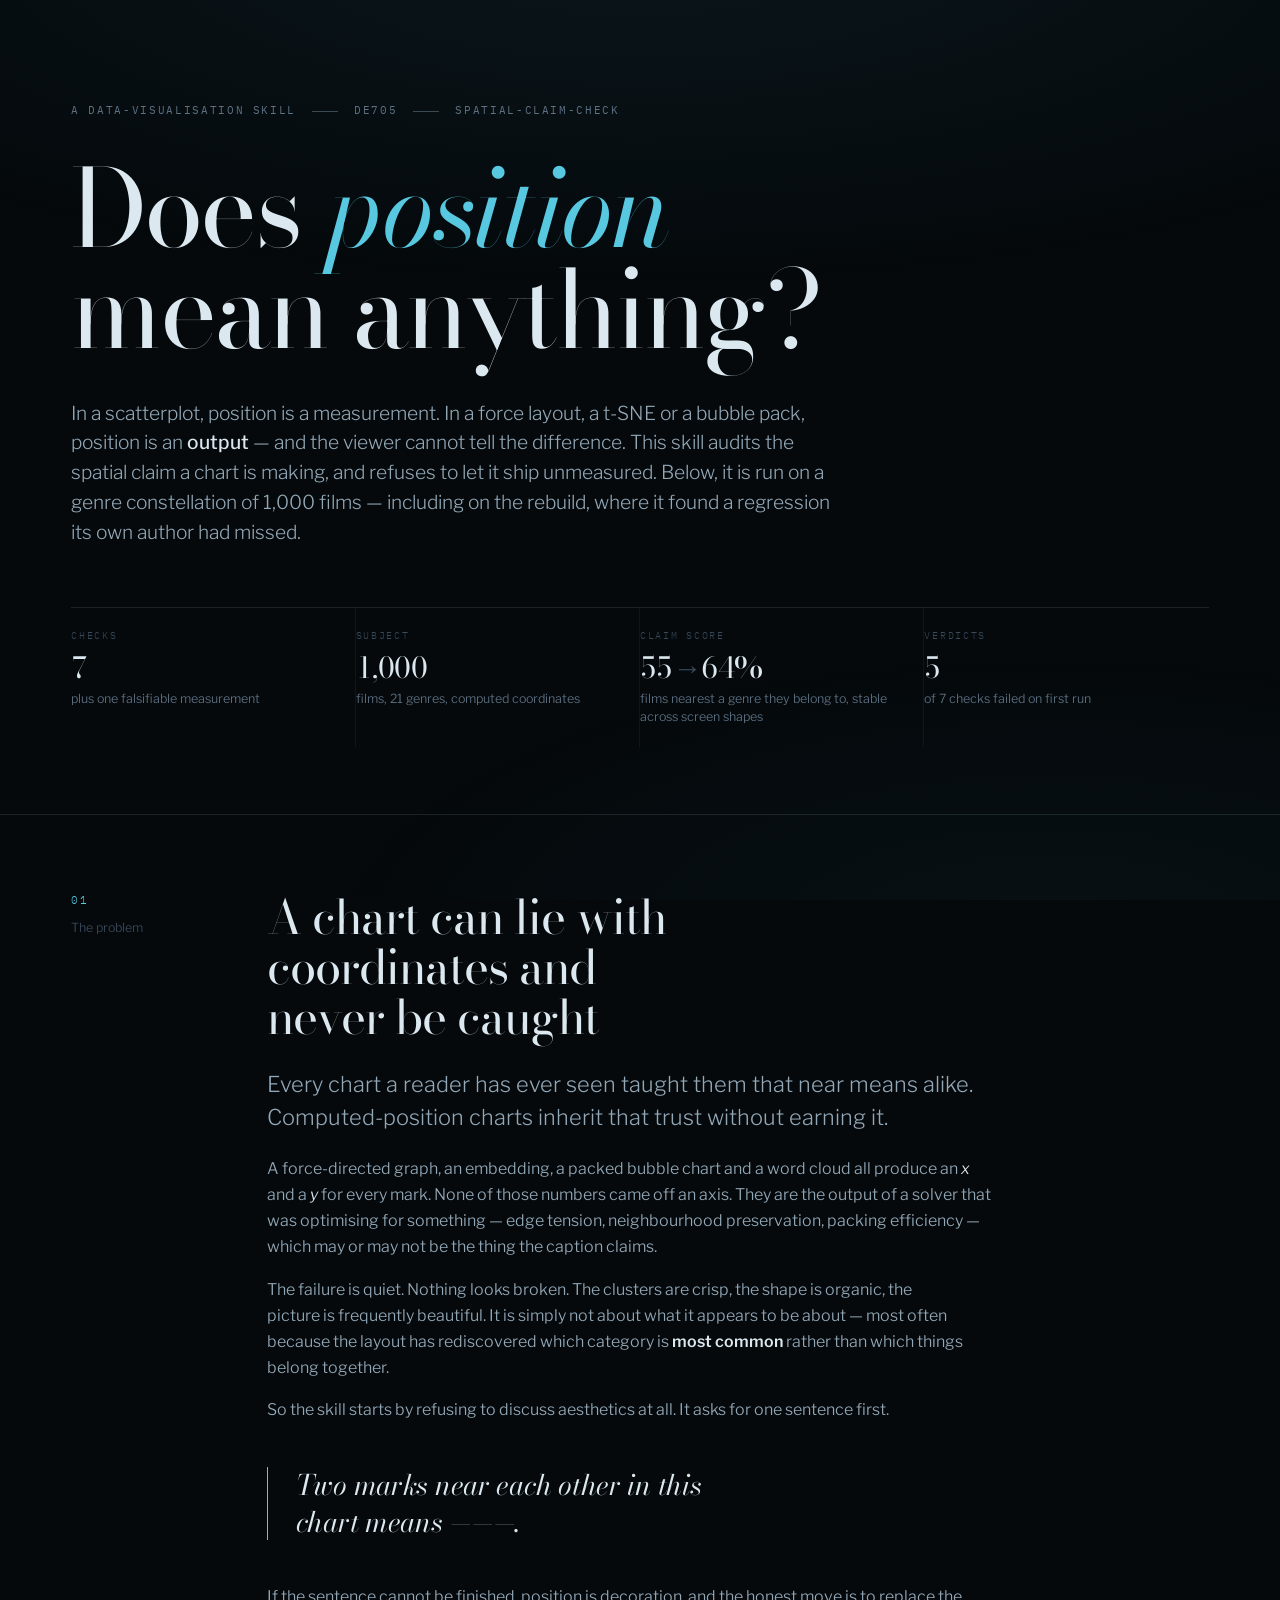
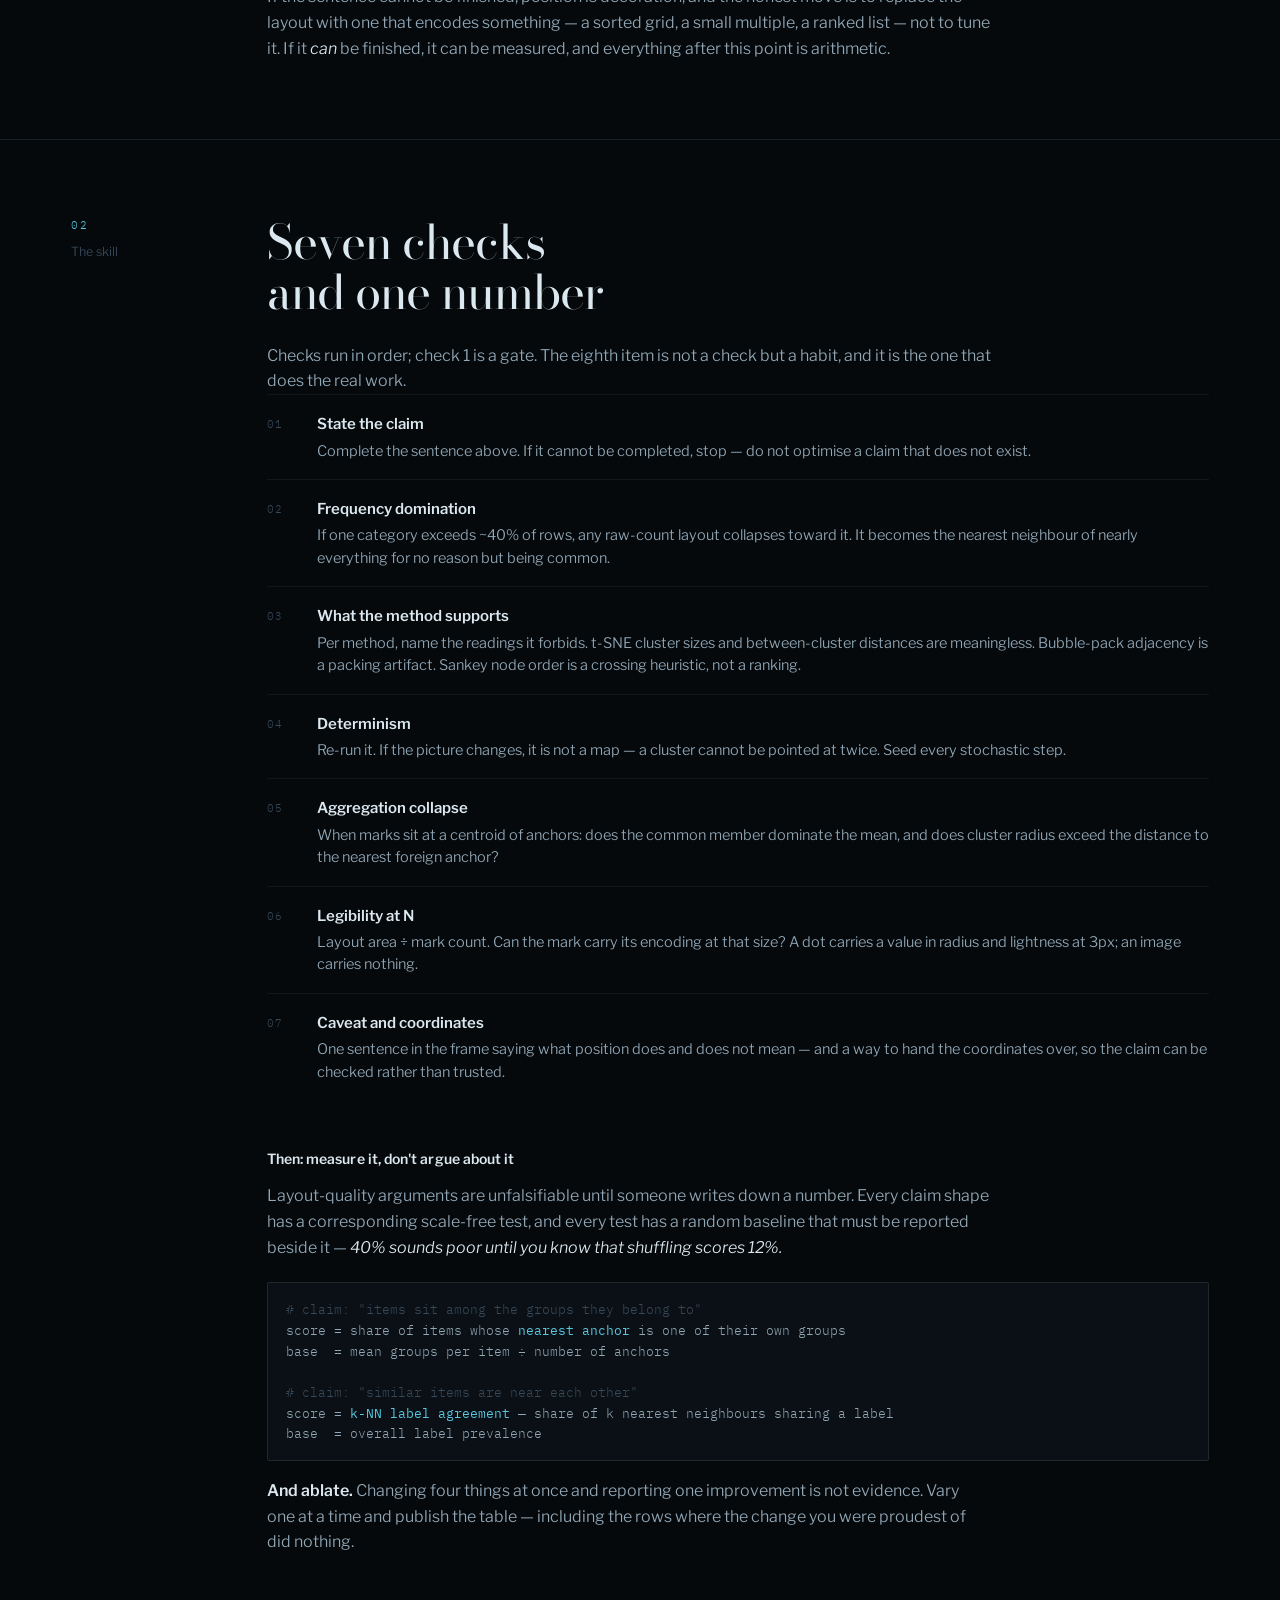
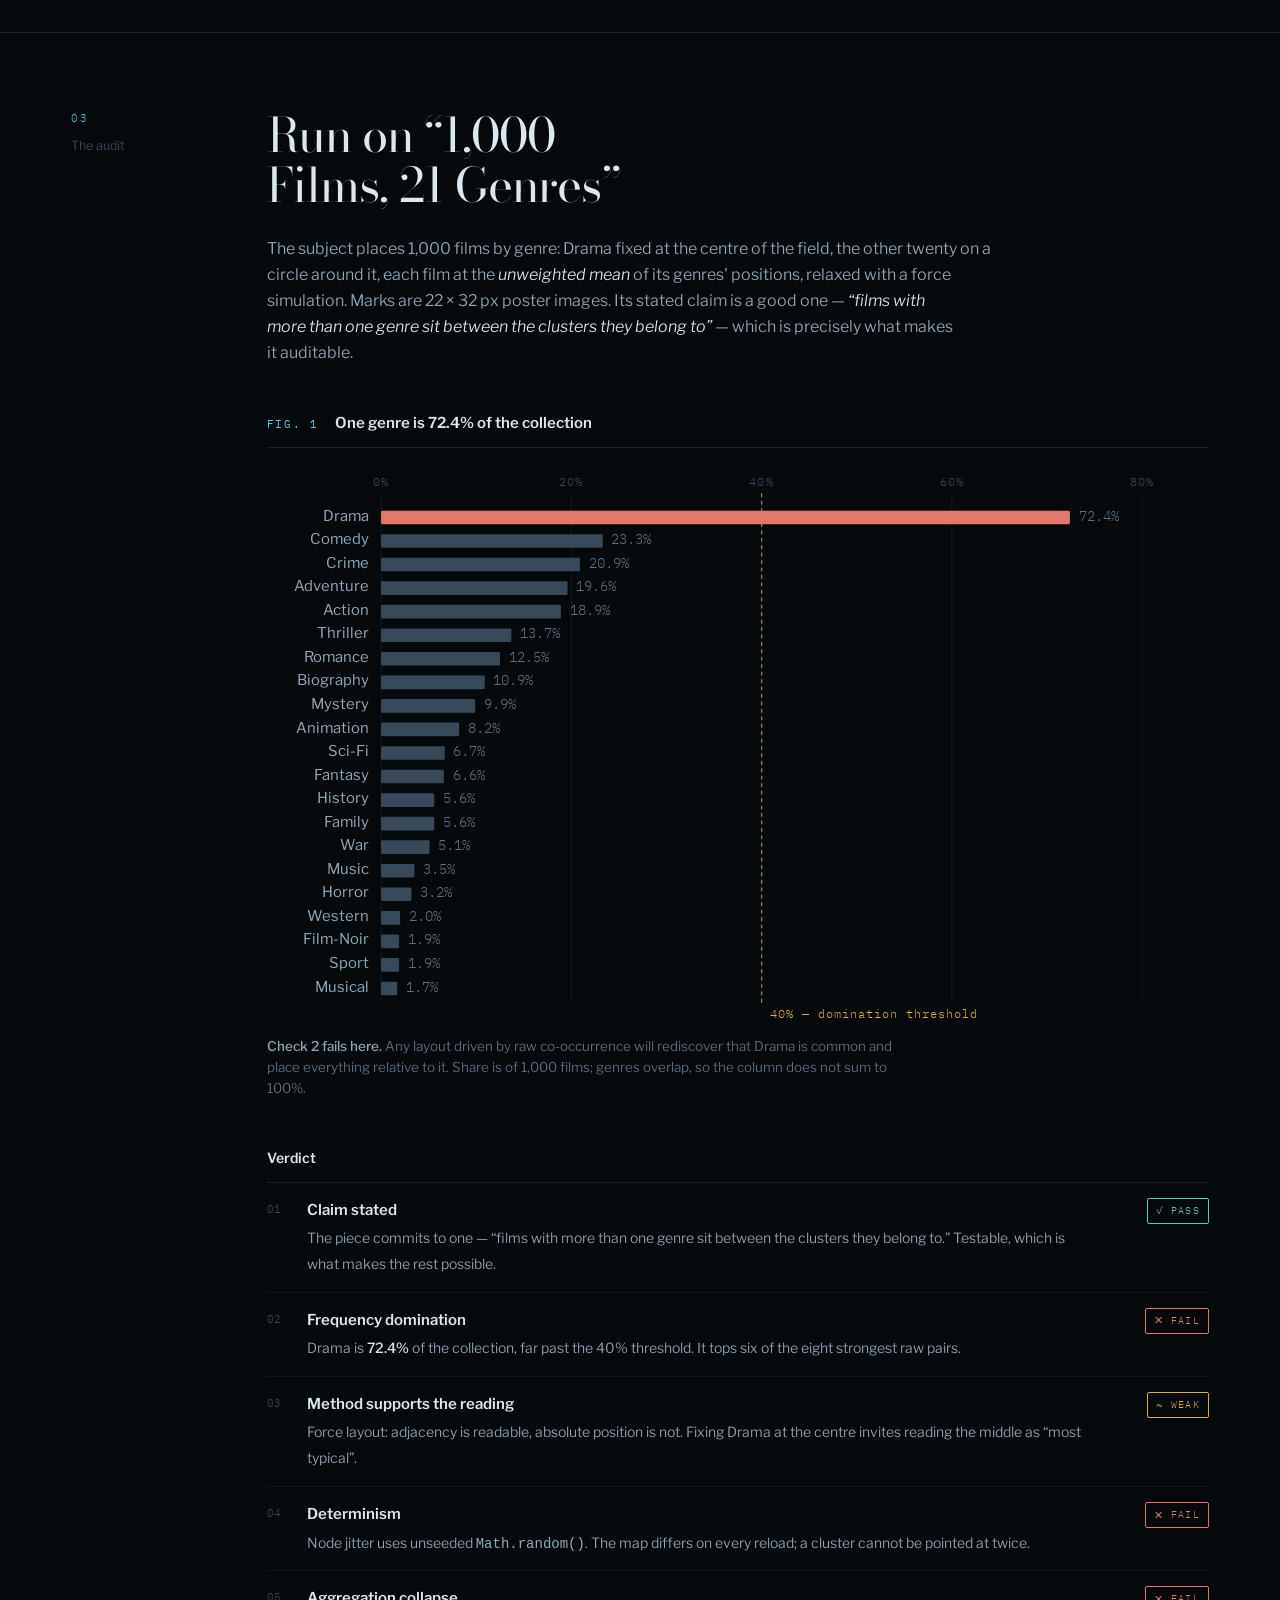
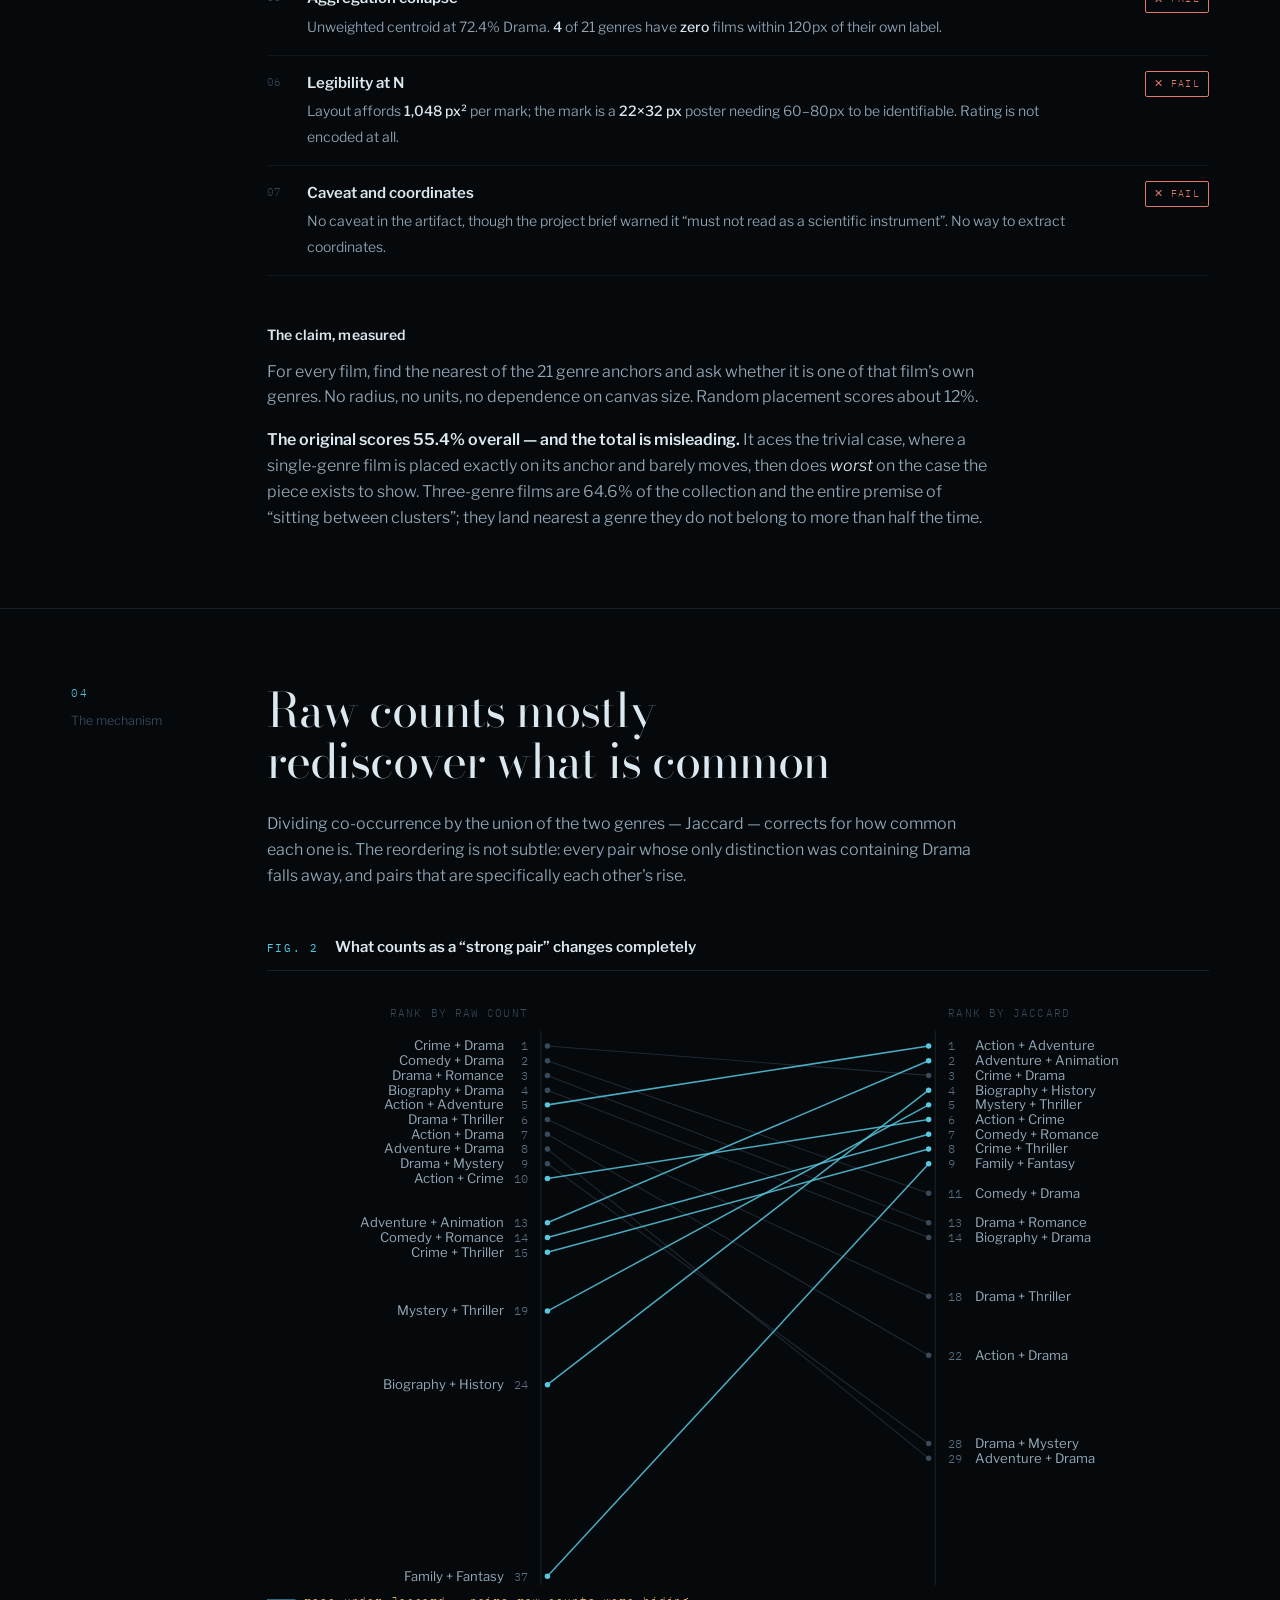
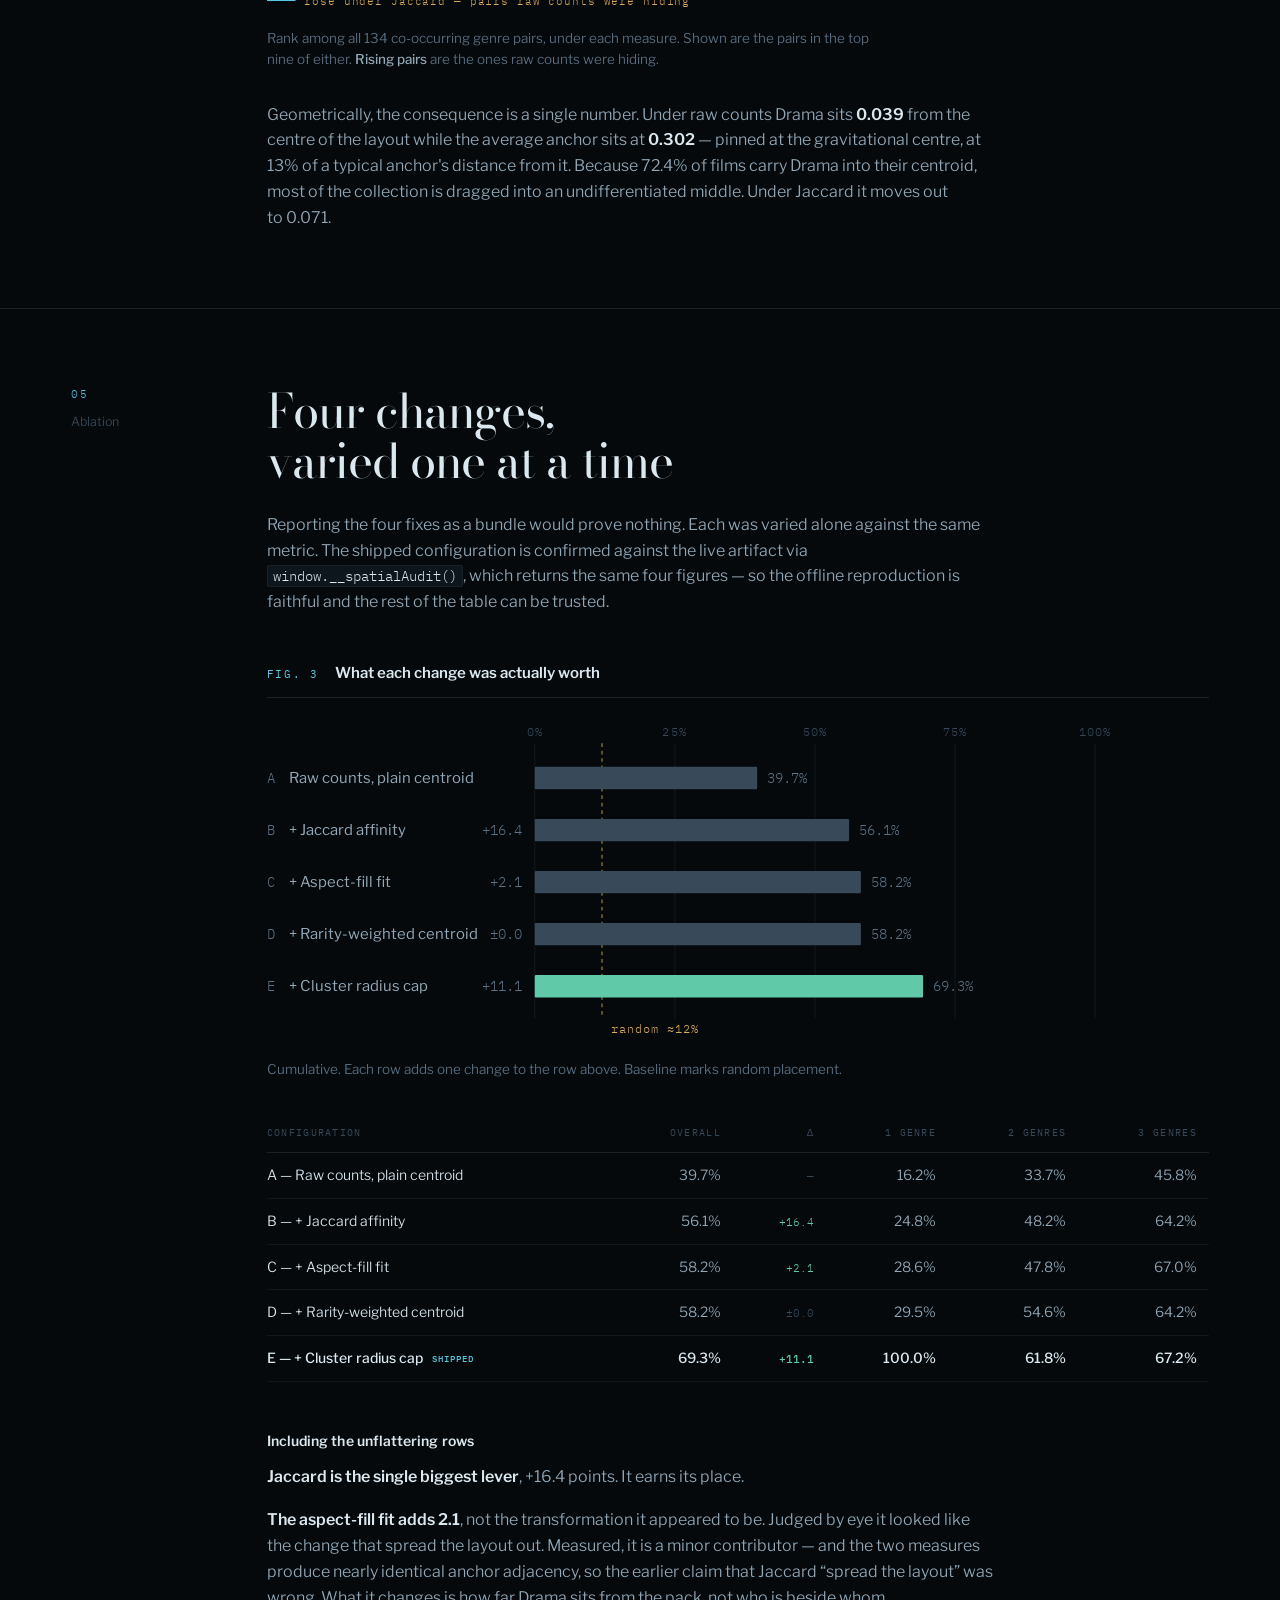
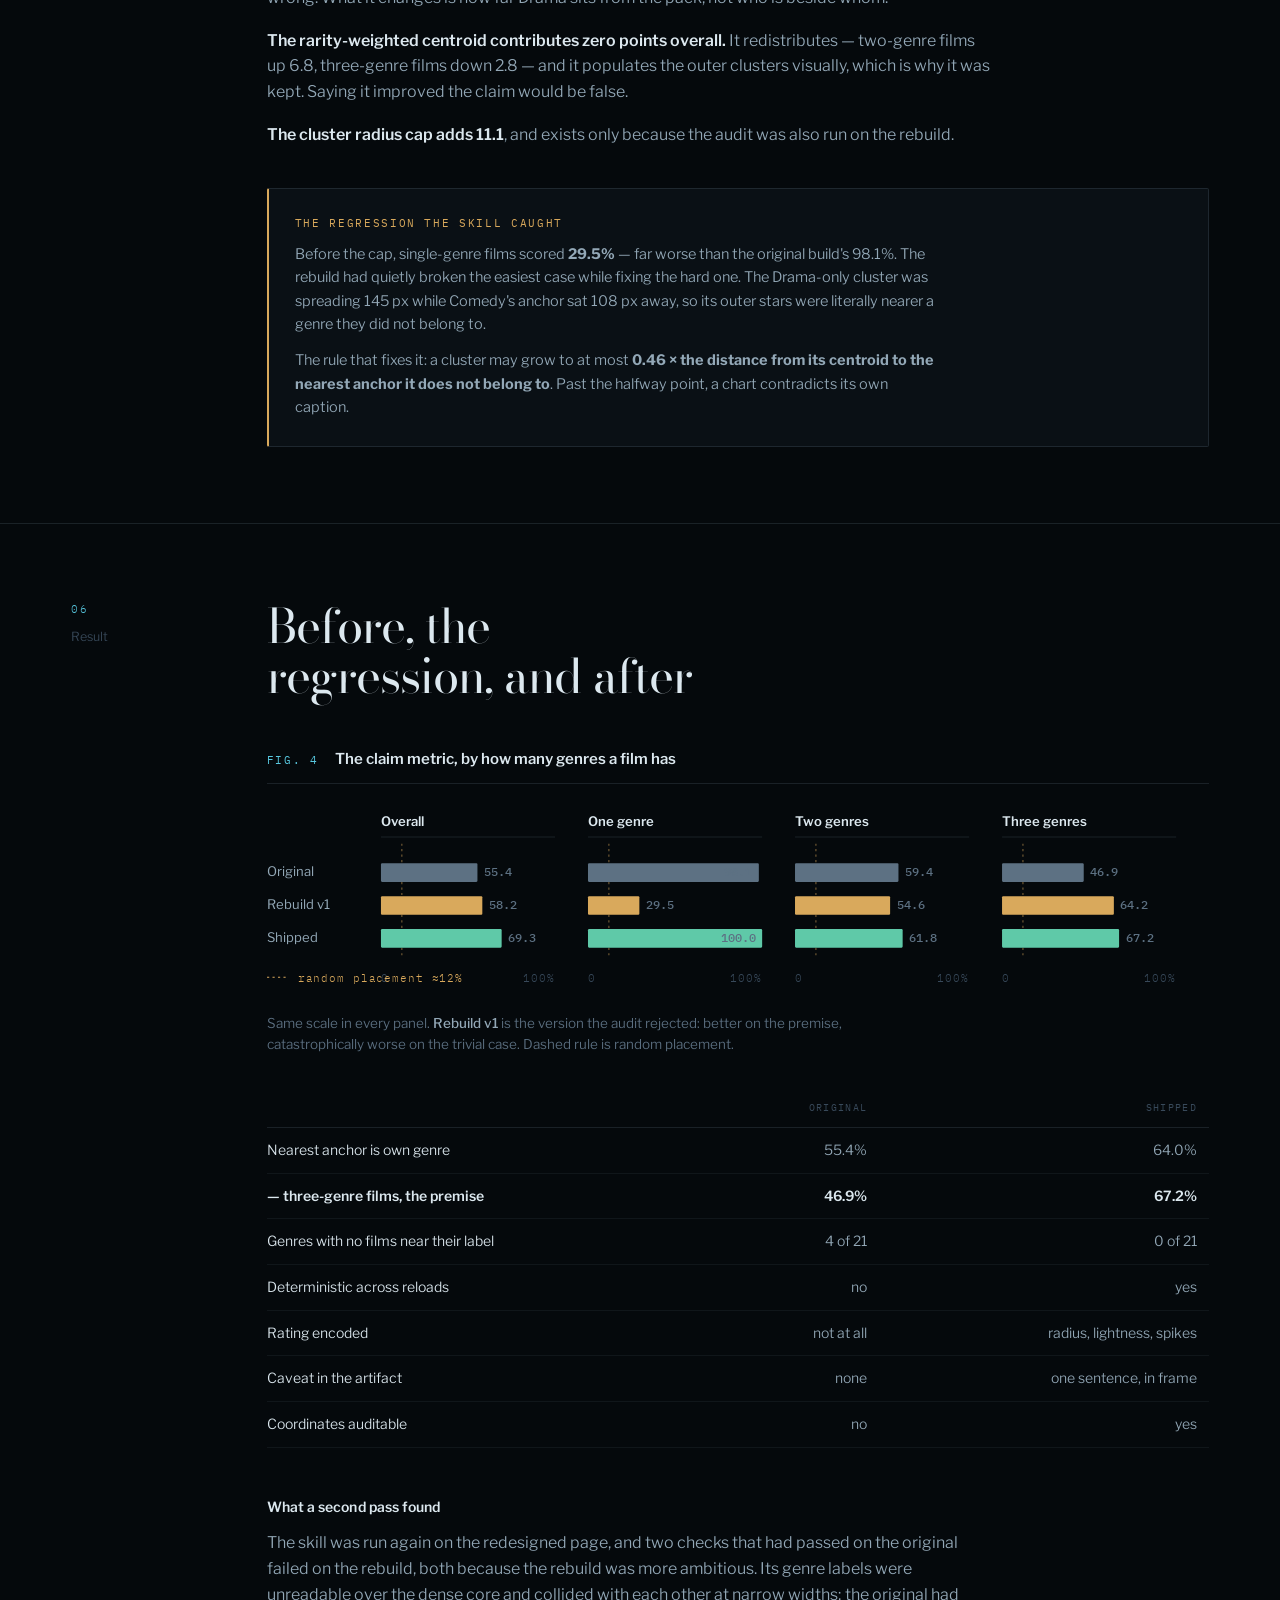
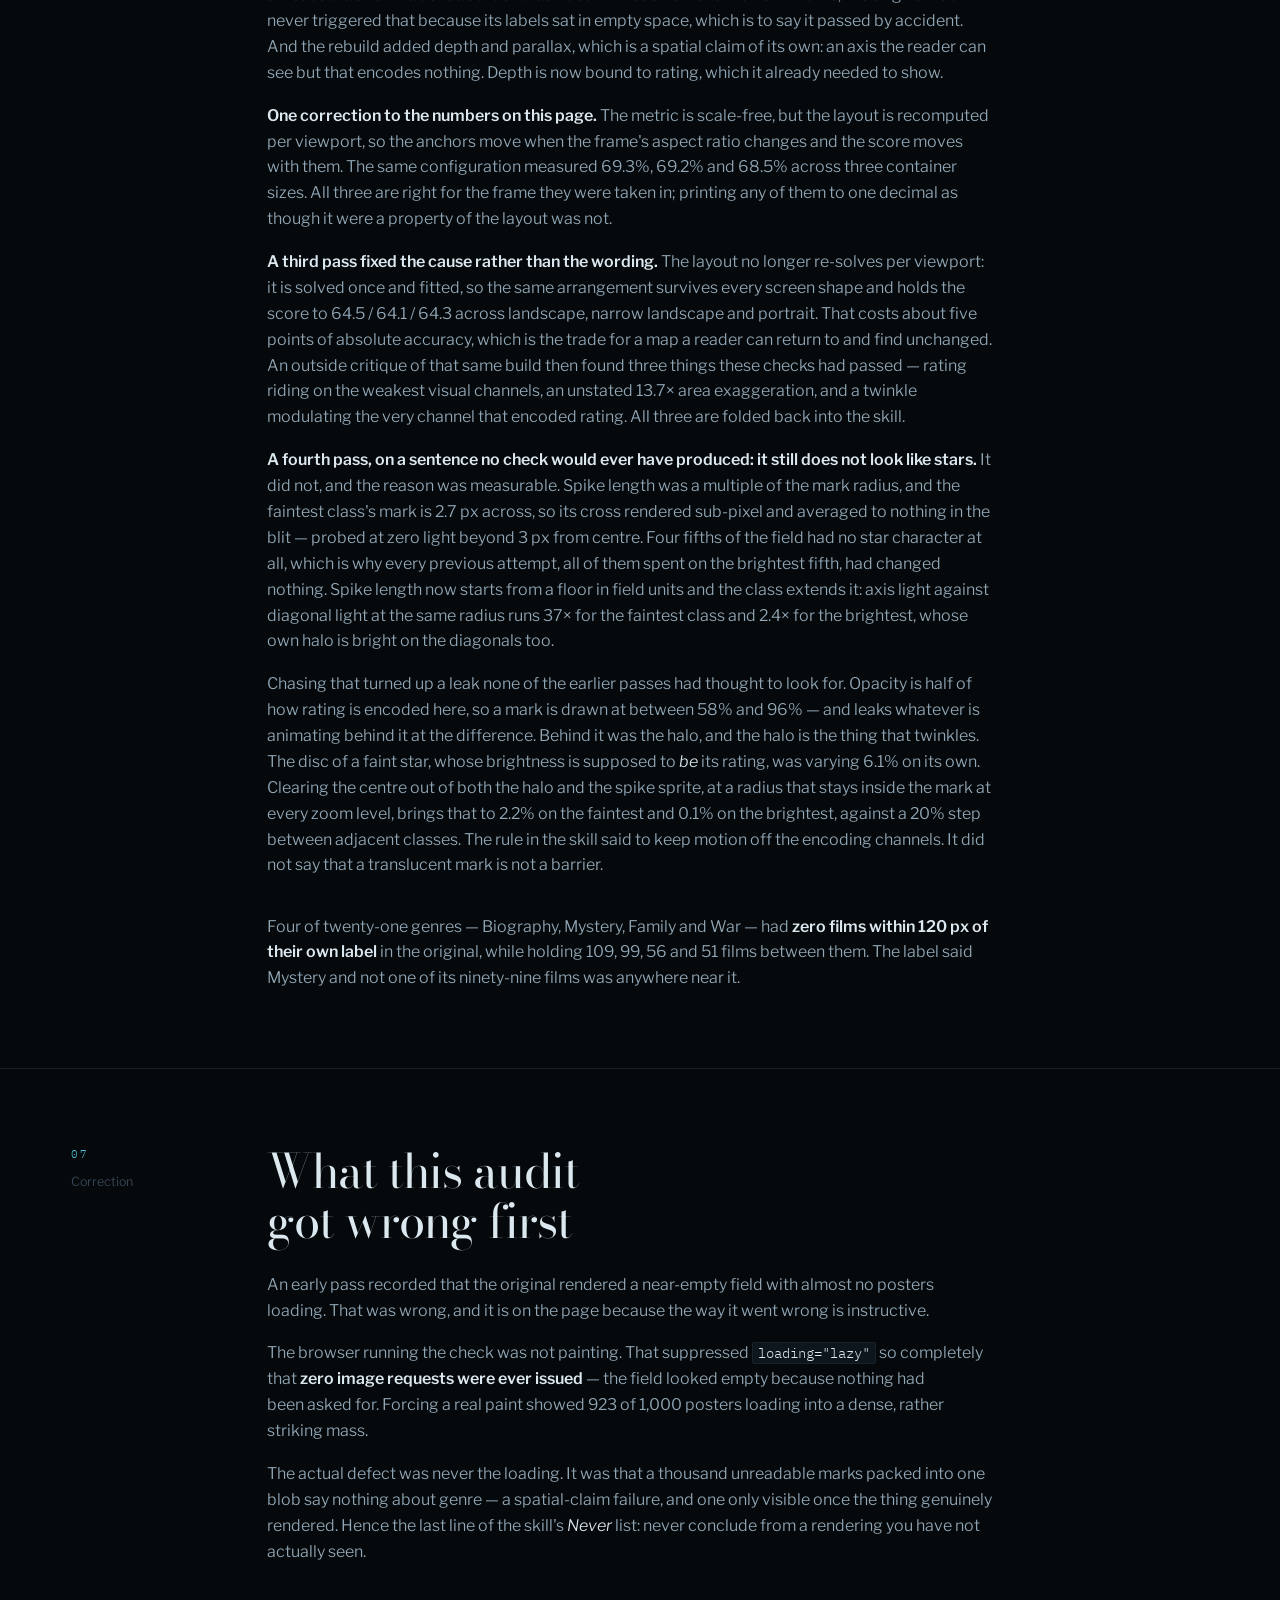
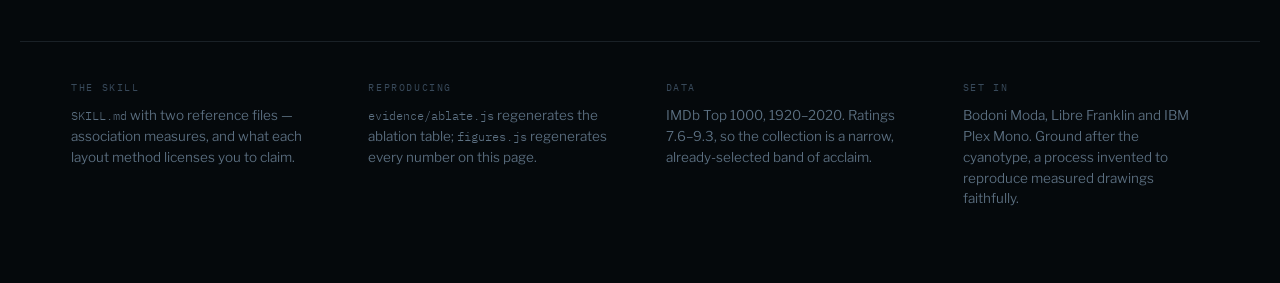
<file: skills/spatial-claim-check/index.html>
<!doctype html>
<html lang="en">
<head>
<meta charset="utf-8">
<meta name="viewport" content="width=device-width, initial-scale=1">
<title>Spatial Claim Check</title>
<meta name="description" content="A data-visualisation skill that audits what position actually means in charts whose coordinates are computed rather than measured — and what happened when it was run on a genre constellation of 1,000 films.">
<meta name="theme-color" content="#05090c">
<meta name="color-scheme" content="dark">
<link rel="icon" href="data:image/svg+xml,%3Csvg xmlns='http://www.w3.org/2000/svg' viewBox='0 0 64 64'%3E%3Crect width='64' height='64' fill='%2305090c'/%3E%3Ccircle cx='32' cy='32' r='17' fill='none' stroke='%2358c8e0' stroke-width='2'/%3E%3Cpath d='M32 8v48M8 32h48' stroke='%23dce8ef' stroke-width='1.5'/%3E%3C/svg%3E">
<link rel="preconnect" href="https://fonts.googleapis.com">
<link rel="preconnect" href="https://fonts.gstatic.com" crossorigin>
<link href="https://fonts.googleapis.com/css2?family=Bodoni+Moda:ital,opsz,wght@0,6..96,400..800;1,6..96,400..700&family=IBM+Plex+Mono:wght@400;500&family=Libre+Franklin:ital,wght@0,300..700;1,300..500&display=swap" rel="stylesheet">

<style>
/* ============================================================================
   Spatial Claim Check — a calibration plate
   ----------------------------------------------------------------------------
   Ground is cyanotype: the blueprint process was invented to reproduce measured
   drawings faithfully, which is the subject of the page. Type is three families
   doing three jobs, none of them geometric —

     Bodoni Moda     Didone display. The letterform of engraved scientific
                     atlases, and it carries an optical-size axis, so hairlines
                     hold at small sizes instead of dropping out on dark ground.
     Libre Franklin  Franklin Gothic revival. The newspaper grotesque that has
                     been set beside Didones for a century.
     IBM Plex Mono   Humanist mono. Figures, labels, verdicts, coordinates.
   ========================================================================== */

:root{
  /* ground */
  --abyss:   #05090c;
  --plate:   #0a1015;
  --plate-2: #0e161d;

  /* marks */
  --ink:     #dce8ef;
  --ink-2:   #93a8b7;
  --ink-3:   #5d7183;
  --ink-4:   #38495a;

  /* rules */
  --rule:    rgba(173,201,219,.13);
  --rule-2:  rgba(173,201,219,.065);
  --rule-hi: rgba(173,201,219,.32);

  /* signal + verdicts. Never the only channel: every verdict also carries a
     glyph and a word, so the page survives any colour-vision deficiency and
     a greyscale print. */
  --cyan:  #58c8e0;
  --pass:  #5fc9a8;
  --weak:  #d9a95c;
  --fail:  #e2786c;

  /* measure — 8px base, 1.25 modular type scale */
  --gut:   clamp(20px, 4vw, 60px);
  --rail:  152px;
  --page:  1240px;
  --ease:  cubic-bezier(.2,.7,.3,1);
}

*,*::before,*::after{ box-sizing:border-box; }
html{ -webkit-text-size-adjust:100%; scroll-behavior:smooth; }

body{
  margin:0;
  background:var(--abyss);
  color:var(--ink);
  font-family:"Libre Franklin", "Helvetica Neue", Helvetica, Arial, sans-serif;
  font-size:16px;
  font-weight:350;
  line-height:1.62;
  -webkit-font-smoothing:antialiased;
  text-rendering:optimizeLegibility;
  overflow-x:hidden;
}

/* A cyanotype wash — cool at the top, a faint warm-cyan bloom low down, so a
   very long dark page is not one flat field. */
body::before{
  content:"";
  position:fixed; inset:0; z-index:0; pointer-events:none;
  background:
    radial-gradient(130% 65% at 50% -8%, rgba(88,200,224,.075), transparent 62%),
    radial-gradient(90% 50% at 82% 104%, rgba(88,200,224,.045), transparent 64%);
}

.wrap{ position:relative; z-index:1; max-width:var(--page); margin:0 auto; padding-inline:var(--gut); }

/* --- utility -------------------------------------------------------------- */
.mono{
  font-family:"IBM Plex Mono", ui-monospace, Menlo, Consolas, monospace;
  font-size:11px; letter-spacing:.15em; text-transform:uppercase;
  font-weight:400;
}
.tnum{ font-variant-numeric:tabular-nums lining-nums; }
.sr-only{ position:absolute; width:1px; height:1px; margin:-1px; padding:0; border:0;
  clip-path:inset(50%); overflow:hidden; white-space:nowrap; }
[hidden]{ display:none !important; }
:focus-visible{ outline:1.5px solid var(--cyan); outline-offset:3px; border-radius:1px; }

.display{
  font-family:"Bodoni Moda", "Didot", "Bodoni MT", Georgia, serif;
  font-weight:400;
  font-optical-sizing:auto;
  letter-spacing:-.012em;
}

/* ============================================================================
   Masthead
   ========================================================================== */

.masthead{ padding-block:clamp(46px,8vw,104px) clamp(30px,4vw,56px); }

.masthead__eyebrow{
  display:flex; flex-wrap:wrap; align-items:center; gap:10px 16px;
  color:var(--ink-3); margin:0 0 clamp(22px,3vw,38px);
}
.masthead__eyebrow i{
  display:inline-block; width:26px; height:1px; background:var(--rule-hi); font-style:normal;
}

.masthead h1{
  font-family:"Bodoni Moda", Didot, Georgia, serif;
  font-optical-sizing:auto;
  font-weight:400;
  font-size:clamp(46px, 8.4vw, 118px);
  line-height:.94;
  letter-spacing:-.022em;
  margin:0;
  max-width:15ch;
  text-wrap:balance;
}
.masthead h1 em{ font-style:italic; font-weight:400; color:var(--cyan); }

.masthead__deck{
  margin:clamp(24px,3vw,40px) 0 0;
  max-width:60ch;
  font-size:clamp(17px,1.5vw,21px);
  line-height:1.55;
  font-weight:300;
  color:var(--ink-2);
  text-wrap:pretty;
}
.masthead__deck b{ color:var(--ink); font-weight:500; }

/* Standing figures — a specification block, not a KPI row: hairline rules,
   no cards, the numbers set in the display face so they read as type. */
.spec{
  margin-top:clamp(34px,5vw,60px);
  border-top:1px solid var(--rule);
  display:grid;
  grid-template-columns:repeat(auto-fit, minmax(160px,1fr));
}
.spec > div{
  padding:20px 22px 22px 0;
  border-right:1px solid var(--rule-2);
}
.spec > div:last-child{ border-right:0; }
.spec dt{ color:var(--ink-4); font-family:"IBM Plex Mono",monospace; font-size:10px;
  letter-spacing:.17em; text-transform:uppercase; margin-bottom:8px; }
.spec dd{
  margin:0;
  font-family:"Bodoni Moda", Didot, Georgia, serif;
  font-optical-sizing:auto;
  font-size:29px; line-height:1.05; letter-spacing:-.018em;
  font-variant-numeric:lining-nums tabular-nums;
}
.spec dd small{ display:block; font-family:"Libre Franklin",sans-serif; font-size:12.5px;
  letter-spacing:0; color:var(--ink-3); margin-top:7px; line-height:1.4; font-weight:350; }

/* ============================================================================
   Sections — a narrow mono rail beside a reading column, the way a
   specification sheet is set.
   ========================================================================== */

section.band{ padding-block:clamp(44px,6vw,84px); border-top:1px solid var(--rule); }

.band__grid{ display:grid; grid-template-columns:var(--rail) minmax(0,1fr); gap:clamp(20px,3.4vw,52px); }
.band__rail{ position:sticky; top:26px; align-self:start; }
.band__num{
  font-family:"IBM Plex Mono",monospace; font-size:11px; letter-spacing:.16em;
  color:var(--cyan); display:block; margin-bottom:9px;
}
.band__rail p{ margin:0; font-size:12.5px; line-height:1.45; color:var(--ink-4); max-width:20ch; }

h2.head{
  font-family:"Bodoni Moda", Didot, Georgia, serif;
  font-optical-sizing:auto;
  font-weight:400;
  font-size:clamp(30px,3.7vw,50px);
  line-height:1.06; letter-spacing:-.02em;
  margin:0 0 clamp(18px,2vw,26px);
  max-width:20ch;
  text-wrap:balance;
}
h3.sub{
  font-family:"Libre Franklin",sans-serif;
  font-size:14px; font-weight:600; letter-spacing:.005em;
  margin:clamp(34px,4vw,48px) 0 12px; color:var(--ink);
}
h3.sub:first-child{ margin-top:0; }

.prose{ max-width:66ch; }
.prose p{ margin:0 0 1.05em; color:var(--ink-2); text-wrap:pretty; }
.prose p:last-child{ margin-bottom:0; }
.prose strong{ color:var(--ink); font-weight:600; }
.prose em{ font-style:italic; color:var(--ink); }
.prose code{
  font-family:"IBM Plex Mono",monospace; font-size:.86em;
  background:var(--plate-2); border:1px solid var(--rule-2);
  padding:1px 5px; border-radius:2px; color:var(--ink);
}

.lede{
  font-size:clamp(18px,1.7vw,22px); line-height:1.5; font-weight:300;
  color:var(--ink); max-width:52ch; margin:0 0 1.4em;
}

/* Pull quote — the one place the Didone runs at reading size, so it has to
   carry italic and a rule rather than quotation marks. */
.pull{
  margin:clamp(30px,4vw,44px) 0;
  padding-left:clamp(18px,2.2vw,28px);
  border-left:1px solid var(--cyan);
  font-family:"Bodoni Moda", Didot, Georgia, serif;
  font-optical-sizing:auto;
  font-style:italic; font-weight:400;
  font-size:clamp(20px,2.2vw,29px);
  line-height:1.3; letter-spacing:-.01em;
  color:var(--ink);
  max-width:26ch;
}

/* --- check list ----------------------------------------------------------- */

ol.checks{ list-style:none; margin:0; padding:0; counter-reset:c; }
ol.checks > li{
  counter-increment:c;
  display:grid; grid-template-columns:34px minmax(0,1fr); gap:0 16px;
  padding:17px 0; border-top:1px solid var(--rule-2);
}
ol.checks > li::before{
  content:counter(c,decimal-leading-zero);
  font-family:"IBM Plex Mono",monospace; font-size:11px; letter-spacing:.08em;
  color:var(--ink-4); padding-top:4px;
}
/* Both of these are grid items in their own right, so they must be pinned to the
   content column — left to auto-placement the description drops into the 34px
   number column and the item grows to ten times its height. */
ol.checks b, ol.checks span{ grid-column:2; }
ol.checks b{ display:block; font-weight:600; font-size:15px; color:var(--ink); margin-bottom:3px; }
ol.checks span{ font-size:14.5px; color:var(--ink-2); line-height:1.55; display:block; }

/* --- verdict table --------------------------------------------------------- */

.verdicts{ border-top:1px solid var(--rule); }
.verdict{
  display:grid;
  grid-template-columns:26px 1fr 108px;
  gap:14px; align-items:start;
  padding:15px 0; border-bottom:1px solid var(--rule-2);
}
.verdict__n{ font-family:"IBM Plex Mono",monospace; font-size:11px; color:var(--ink-4); padding-top:3px; }
.verdict__body b{ display:block; font-size:15px; font-weight:600; margin-bottom:3px; }
.verdict__body span{ font-size:14px; color:var(--ink-2); line-height:1.5; }
.verdict__body span .tnum{ color:var(--ink); font-weight:500; }

.tag{
  justify-self:end;
  display:inline-flex; align-items:center; gap:6px;
  font-family:"IBM Plex Mono",monospace; font-size:10px; letter-spacing:.13em;
  text-transform:uppercase; padding:4px 8px; border-radius:2px;
  border:1px solid currentColor; white-space:nowrap;
}
.tag i{ font-style:normal; font-size:11px; line-height:1; }
.tag--pass{ color:var(--pass); }
.tag--weak{ color:var(--weak); }
.tag--fail{ color:var(--fail); }

/* --- figures --------------------------------------------------------------- */

figure.fig{ margin:clamp(30px,4vw,46px) 0 0; }
figure.fig svg{ display:block; width:100%; height:auto; overflow:visible; }
.fig__head{ display:flex; flex-wrap:wrap; gap:6px 16px; align-items:baseline;
  margin-bottom:18px; padding-bottom:11px; border-bottom:1px solid var(--rule); }
.fig__head .mono{ color:var(--cyan); }
.fig__head b{ font-size:15px; font-weight:600; }
figcaption{ margin-top:14px; font-size:13.5px; line-height:1.55; color:var(--ink-3); max-width:70ch; }
figcaption b{ color:var(--ink-2); font-weight:500; }

.fig__scroll{ overflow-x:auto; scrollbar-width:thin; }
.fig__scroll > svg{ min-width:520px; }

/* SVG type */
.s-lab{ font-family:"Libre Franklin",sans-serif; font-size:12px; font-weight:400; fill:var(--ink-2); }
.s-val{ font-family:"IBM Plex Mono",monospace; font-size:11px; fill:var(--ink-3);
  font-variant-numeric:tabular-nums; }
.s-axis{ font-family:"IBM Plex Mono",monospace; font-size:10px; letter-spacing:.1em;
  fill:var(--ink-4); text-transform:uppercase; }
.s-note{ font-family:"IBM Plex Mono",monospace; font-size:10px; letter-spacing:.08em; fill:var(--weak); }
.s-panel{ font-family:"Libre Franklin",sans-serif; font-size:12px; font-weight:600; fill:var(--ink); }

/* --- data table ------------------------------------------------------------ */

.tbl-wrap{ overflow-x:auto; margin-top:clamp(24px,3vw,34px); }
table.data{ width:100%; border-collapse:collapse; font-size:14px; min-width:520px; }
table.data th, table.data td{ text-align:right; padding:11px 12px; border-bottom:1px solid var(--rule-2); }
table.data th:first-child, table.data td:first-child{ text-align:left; padding-left:0; }
table.data th{
  font-family:"IBM Plex Mono",monospace; font-size:10px; letter-spacing:.13em;
  text-transform:uppercase; color:var(--ink-4); font-weight:400;
  border-bottom:1px solid var(--rule);
}
table.data td{ color:var(--ink-2); font-variant-numeric:tabular-nums; }
table.data td:first-child{ color:var(--ink); }
table.data tr.is-key td{ color:var(--ink); font-weight:500; }
table.data tr.is-emph td{ color:var(--ink); font-weight:600; }
table.data tr.is-key td:first-child::after{
  content:"shipped"; font-family:"IBM Plex Mono",monospace; font-size:9px;
  letter-spacing:.12em; text-transform:uppercase; color:var(--cyan);
  margin-left:9px; vertical-align:1px;
}
.delta{ font-family:"IBM Plex Mono",monospace; font-size:11px; }
.delta--up{ color:var(--pass); }
.delta--flat{ color:var(--ink-4); }

/* --- callout --------------------------------------------------------------- */

.callout{
  margin-top:clamp(28px,3.4vw,40px);
  border:1px solid var(--rule);
  border-left:2px solid var(--weak);
  background:var(--plate);
  padding:clamp(18px,2.2vw,26px);
  border-radius:2px;
}
.callout .mono{ color:var(--weak); display:block; margin-bottom:10px; }
.callout p{ margin:0 0 .85em; font-size:14.5px; color:var(--ink-2); max-width:64ch; }
.callout p:last-child{ margin-bottom:0; }

/* --- code block ------------------------------------------------------------ */

pre.snip{
  margin:22px 0 0; padding:16px 18px;
  background:var(--plate); border:1px solid var(--rule); border-radius:2px;
  overflow-x:auto;
  font-family:"IBM Plex Mono",monospace; font-size:12.5px; line-height:1.65;
  color:var(--ink-2);
}
pre.snip b{ color:var(--cyan); font-weight:400; }
pre.snip i{ color:var(--ink-4); font-style:normal; }

/* --- colophon -------------------------------------------------------------- */

.colophon{
  border-top:1px solid var(--rule);
  padding-block:38px 66px;
  display:grid; grid-template-columns:repeat(auto-fit,minmax(210px,1fr));
  gap:26px clamp(24px,4vw,60px);
  color:var(--ink-3); font-size:13.5px; line-height:1.55;
}
.colophon h4{ font-family:"IBM Plex Mono",monospace; font-size:10px; letter-spacing:.16em;
  text-transform:uppercase; color:var(--ink-4); margin:0 0 9px; font-weight:400; }
.colophon p{ margin:0 0 8px; max-width:42ch; }

/* --- responsive ------------------------------------------------------------ */

@media (max-width: 880px){
  .band__grid{ grid-template-columns:1fr; gap:18px; }
  .band__rail{ position:static; display:flex; align-items:baseline; gap:14px; }
  .band__num{ margin-bottom:0; }
  .band__rail p{ max-width:none; }
  .spec > div{ border-right:0; border-bottom:1px solid var(--rule-2); padding-right:0; }
}
@media (max-width: 560px){
  .verdict{ grid-template-columns:22px 1fr; }
  .tag{ grid-column:2; justify-self:start; margin-top:7px; }
  .masthead h1{ font-size:clamp(38px,11vw,58px); }
}
@media (prefers-reduced-motion: reduce){
  html{ scroll-behavior:auto; }
  *{ transition-duration:.001ms !important; animation-duration:.001ms !important; }
}
</style>
</head>
<body>

<header class="masthead wrap">
  <p class="masthead__eyebrow mono">A data-visualisation skill <i></i> DE705 <i></i> spatial-claim-check</p>
  <h1>Does <em>position</em> mean anything?</h1>
  <p class="masthead__deck">
    In a scatterplot, position is a measurement. In a force layout, a t-SNE or a bubble
    pack, position is an <b>output</b> — and the viewer cannot tell the difference. This
    skill audits the spatial claim a chart is making, and refuses to let it ship
    unmeasured. Below, it is run on a genre constellation of 1,000 films — including
    on the rebuild, where it found a regression its own author had missed.
  </p>

  <dl class="spec">
    <div><dt>Checks</dt><dd class="tnum">7<small>plus one falsifiable measurement</small></dd></div>
    <div><dt>Subject</dt><dd class="tnum">1,000<small>films, 21 genres, computed coordinates</small></dd></div>
    <div><dt>Claim score</dt><dd class="tnum">55<span style="color:var(--ink-4)">→</span>64%<small>films nearest a genre they belong to, stable across screen shapes</small></dd></div>
    <div><dt>Verdicts</dt><dd class="tnum">5<small>of 7 checks failed on first run</small></dd></div>
  </dl>
</header>

<!-- 01 ---------------------------------------------------------------------->
<section class="band"><div class="wrap"><div class="band__grid">
  <div class="band__rail"><span class="band__num">01</span><p>The problem</p></div>
  <div>
    <h2 class="head">A chart can lie with coordinates and never be caught</h2>
    <div class="prose">
      <p class="lede">Every chart a reader has ever seen taught them that near means alike.
        Computed-position charts inherit that trust without earning it.</p>
      <p>A force-directed graph, an embedding, a packed bubble chart and a word cloud all
        produce an <em>x</em> and a <em>y</em> for every mark. None of those numbers came
        off an axis. They are the output of a solver that was optimising for something —
        edge tension, neighbourhood preservation, packing efficiency — which may or may
        not be the thing the caption claims.</p>
      <p>The failure is quiet. Nothing looks broken. The clusters are crisp, the shape is
        organic, the picture is frequently beautiful. It is simply not about what it
        appears to be about — most often because the layout has rediscovered which
        category is <strong>most common</strong> rather than which things belong together.</p>
      <p>So the skill starts by refusing to discuss aesthetics at all. It asks for one
        sentence first.</p>
    </div>
    <blockquote class="pull">Two marks near each other in this chart means ———.</blockquote>
    <div class="prose">
      <p>If the sentence cannot be finished, position is decoration, and the honest move
        is to replace the layout with one that encodes something — a sorted grid, a small
        multiple, a ranked list — not to tune it. If it <em>can</em> be finished, it can
        be measured, and everything after this point is arithmetic.</p>
    </div>
  </div>
</div></div></section>

<!-- 02 ---------------------------------------------------------------------->
<section class="band"><div class="wrap"><div class="band__grid">
  <div class="band__rail"><span class="band__num">02</span><p>The skill</p></div>
  <div>
    <h2 class="head">Seven checks and one number</h2>
    <div class="prose">
      <p>Checks run in order; check 1 is a gate. The eighth item is not a check but a
        habit, and it is the one that does the real work.</p>
    </div>

    <ol class="checks">
      <li><b>State the claim</b><span>Complete the sentence above. If it cannot be completed, stop — do not optimise a claim that does not exist.</span></li>
      <li><b>Frequency domination</b><span>If one category exceeds ~40% of rows, any raw-count layout collapses toward it. It becomes the nearest neighbour of nearly everything for no reason but being common.</span></li>
      <li><b>What the method supports</b><span>Per method, name the readings it forbids. t-SNE cluster sizes and between-cluster distances are meaningless. Bubble-pack adjacency is a packing artifact. Sankey node order is a crossing heuristic, not a ranking.</span></li>
      <li><b>Determinism</b><span>Re-run it. If the picture changes, it is not a map — a cluster cannot be pointed at twice. Seed every stochastic step.</span></li>
      <li><b>Aggregation collapse</b><span>When marks sit at a centroid of anchors: does the common member dominate the mean, and does cluster radius exceed the distance to the nearest foreign anchor?</span></li>
      <li><b>Legibility at N</b><span>Layout area ÷ mark count. Can the mark carry its encoding at that size? A dot carries a value in radius and lightness at 3px; an image carries nothing.</span></li>
      <li><b>Caveat and coordinates</b><span>One sentence in the frame saying what position does and does not mean — and a way to hand the coordinates over, so the claim can be checked rather than trusted.</span></li>
    </ol>

    <h3 class="sub">Then: measure it, don't argue about it</h3>
    <div class="prose">
      <p>Layout-quality arguments are unfalsifiable until someone writes down a number.
        Every claim shape has a corresponding scale-free test, and every test has a
        random baseline that must be reported beside it — <em>40% sounds poor until you
        know that shuffling scores 12%.</em></p>
    </div>
    <pre class="snip"><i># claim: "items sit among the groups they belong to"</i>
score = share of items whose <b>nearest anchor</b> is one of their own groups
base  = mean groups per item ÷ number of anchors

<i># claim: "similar items are near each other"</i>
score = <b>k-NN label agreement</b> — share of k nearest neighbours sharing a label
base  = overall label prevalence</pre>
    <div class="prose">
      <p style="margin-top:1.05em"><strong>And ablate.</strong> Changing four things at once and
        reporting one improvement is not evidence. Vary one at a time and publish the
        table — including the rows where the change you were proudest of did nothing.</p>
    </div>
  </div>
</div></div></section>

<!-- 03 ---------------------------------------------------------------------->
<section class="band"><div class="wrap"><div class="band__grid">
  <div class="band__rail"><span class="band__num">03</span><p>The audit</p></div>
  <div>
    <h2 class="head">Run on “1,000 Films, 21 Genres”</h2>
    <div class="prose">
      <p>The subject places 1,000 films by genre: Drama fixed at the centre of the field,
        the other twenty on a circle around it, each film at the <em>unweighted mean</em>
        of its genres' positions, relaxed with a force simulation. Marks are 22 × 32 px
        poster images. Its stated claim is a good one — <em>“films with more than one
        genre sit between the clusters they belong to”</em> — which is precisely what
        makes it auditable.</p>
    </div>

    <figure class="fig">
      <div class="fig__head"><span class="mono">Fig. 1</span><b>One genre is 72.4% of the collection</b></div>
      <div class="fig__scroll"><svg id="fig-share" role="img" aria-label="Horizontal bar chart of genre share. Drama is 72.4 percent, far beyond the 40 percent domination threshold; the next largest, Comedy, is 23.3 percent."></svg></div>
      <figcaption><b>Check 2 fails here.</b> Any layout driven by raw co-occurrence will
        rediscover that Drama is common and place everything relative to it. Share is of
        1,000 films; genres overlap, so the column does not sum to 100%.</figcaption>
    </figure>

    <h3 class="sub">Verdict</h3>
    <div class="verdicts" id="verdicts"></div>

    <h3 class="sub">The claim, measured</h3>
    <div class="prose">
      <p>For every film, find the nearest of the 21 genre anchors and ask whether it is
        one of that film's own genres. No radius, no units, no dependence on canvas size.
        Random placement scores about 12%.</p>
      <p><strong>The original scores 55.4% overall — and the total is misleading.</strong>
        It aces the trivial case, where a single-genre film is placed exactly on its
        anchor and barely moves, then does <em>worst</em> on the case the piece exists to
        show. Three-genre films are 64.6% of the collection and the entire premise of
        “sitting between clusters”; they land nearest a genre they do not belong to more
        than half the time.</p>
    </div>
  </div>
</div></div></section>

<!-- 04 ---------------------------------------------------------------------->
<section class="band"><div class="wrap"><div class="band__grid">
  <div class="band__rail"><span class="band__num">04</span><p>The mechanism</p></div>
  <div>
    <h2 class="head">Raw counts mostly rediscover what is common</h2>
    <div class="prose">
      <p>Dividing co-occurrence by the union of the two genres — Jaccard — corrects for
        how common each one is. The reordering is not subtle: every pair whose only
        distinction was containing Drama falls away, and pairs that are specifically each
        other's rise.</p>
    </div>

    <figure class="fig">
      <div class="fig__head"><span class="mono">Fig. 2</span><b>What counts as a “strong pair” changes completely</b></div>
      <div class="fig__scroll"><svg id="fig-slope" role="img" aria-label="Slopegraph comparing genre-pair rank by raw co-occurrence count against rank by Jaccard. Pairs containing Drama fall sharply; Action plus Adventure rises from 5 to 1, Biography plus History from 24 to 4, Family plus Fantasy from 37 to 9."></svg></div>
      <figcaption>Rank among all 134 co-occurring genre pairs, under each measure. Shown
        are the pairs in the top nine of either. <b>Rising pairs</b> are the ones raw
        counts were hiding.</figcaption>
    </figure>

    <div class="prose">
      <p style="margin-top:2em">Geometrically, the consequence is a single number. Under raw
        counts Drama sits <strong>0.039</strong> from the centre of the layout while the
        average anchor sits at <strong>0.302</strong> — pinned at the gravitational centre,
        at 13% of a typical anchor's distance from it. Because 72.4% of films carry Drama
        into their centroid, most of the collection is dragged into an undifferentiated
        middle. Under Jaccard it moves out to 0.071.</p>
    </div>
  </div>
</div></div></section>

<!-- 05 ---------------------------------------------------------------------->
<section class="band"><div class="wrap"><div class="band__grid">
  <div class="band__rail"><span class="band__num">05</span><p>Ablation</p></div>
  <div>
    <h2 class="head">Four changes, varied one at a time</h2>
    <div class="prose">
      <p>Reporting the four fixes as a bundle would prove nothing. Each was varied alone
        against the same metric. The shipped configuration is confirmed against the live
        artifact via <code>window.__spatialAudit()</code>, which returns the same four
        figures — so the offline reproduction is faithful and the rest of the table can
        be trusted.</p>
    </div>

    <figure class="fig">
      <div class="fig__head"><span class="mono">Fig. 3</span><b>What each change was actually worth</b></div>
      <div class="fig__scroll"><svg id="fig-ablate" role="img" aria-label="Bar chart of the claim metric across five cumulative configurations, from 39.7 percent for raw counts to 69.3 percent for the shipped build. Jaccard adds 16.4 points, the cluster radius cap adds 11.1, and the rarity-weighted centroid adds nothing."></svg></div>
      <figcaption>Cumulative. Each row adds one change to the row above. Baseline marks
        random placement.</figcaption>
    </figure>

    <div class="tbl-wrap">
      <table class="data">
        <thead><tr><th>Configuration</th><th>Overall</th><th>Δ</th><th>1 genre</th><th>2 genres</th><th>3 genres</th></tr></thead>
        <tbody id="ablate-rows"></tbody>
      </table>
    </div>

    <h3 class="sub">Including the unflattering rows</h3>
    <div class="prose">
      <p><strong>Jaccard is the single biggest lever</strong>, +16.4 points. It earns its place.</p>
      <p><strong>The aspect-fill fit adds 2.1</strong>, not the transformation it appeared to
        be. Judged by eye it looked like the change that spread the layout out. Measured,
        it is a minor contributor — and the two measures produce nearly identical anchor
        adjacency, so the earlier claim that Jaccard “spread the layout” was wrong. What
        it changes is how far Drama sits from the pack, not who is beside whom.</p>
      <p><strong>The rarity-weighted centroid contributes zero points overall.</strong> It
        redistributes — two-genre films up 6.8, three-genre films down 2.8 — and it
        populates the outer clusters visually, which is why it was kept. Saying it
        improved the claim would be false.</p>
      <p><strong>The cluster radius cap adds 11.1</strong>, and exists only because the audit
        was also run on the rebuild.</p>
    </div>

    <div class="callout">
      <span class="mono">The regression the skill caught</span>
      <p>Before the cap, single-genre films scored <strong>29.5%</strong> — far worse than
        the original build's 98.1%. The rebuild had quietly broken the easiest case while
        fixing the hard one. The Drama-only cluster was spreading 145 px while Comedy's
        anchor sat 108 px away, so its outer stars were literally nearer a genre they did
        not belong to.</p>
      <p>The rule that fixes it: a cluster may grow to at most <strong>0.46 × the distance
        from its centroid to the nearest anchor it does not belong to</strong>. Past the
        halfway point, a chart contradicts its own caption.</p>
    </div>
  </div>
</div></div></section>

<!-- 06 ---------------------------------------------------------------------->
<section class="band"><div class="wrap"><div class="band__grid">
  <div class="band__rail"><span class="band__num">06</span><p>Result</p></div>
  <div>
    <h2 class="head">Before, the regression, and after</h2>

    <figure class="fig">
      <div class="fig__head"><span class="mono">Fig. 4</span><b>The claim metric, by how many genres a film has</b></div>
      <div class="fig__scroll"><svg id="fig-compare" role="img" aria-label="Small multiples comparing the original build, the first rebuild and the shipped rebuild across overall, one-genre, two-genre and three-genre films. The original scores 98.1 percent on one-genre films but 46.9 on three-genre; the first rebuild reverses this; the shipped build leads in every panel."></svg></div>
      <figcaption>Same scale in every panel. <b>Rebuild v1</b> is the version the audit
        rejected: better on the premise, catastrophically worse on the trivial case.
        Dashed rule is random placement.</figcaption>
    </figure>

    <div class="tbl-wrap">
      <table class="data">
        <thead><tr><th>&nbsp;</th><th>Original</th><th>Shipped</th></tr></thead>
        <tbody>
          <tr><td>Nearest anchor is own genre</td><td>55.4%</td><td>64.0%</td></tr>
          <tr class="is-emph"><td>— three-genre films, the premise</td><td>46.9%</td><td>67.2%</td></tr>
          <tr><td>Genres with no films near their label</td><td>4 of 21</td><td>0 of 21</td></tr>
          <tr><td>Deterministic across reloads</td><td>no</td><td>yes</td></tr>
          <tr><td>Rating encoded</td><td>not at all</td><td>radius, lightness, spikes</td></tr>
          <tr><td>Caveat in the artifact</td><td>none</td><td>one sentence, in frame</td></tr>
          <tr><td>Coordinates auditable</td><td>no</td><td>yes</td></tr>
        </tbody>
      </table>
    </div>

    <h3 class="sub">What a second pass found</h3>
    <div class="prose">
      <p>The skill was run again on the redesigned page, and two checks that had
        passed on the original failed on the rebuild, both because the rebuild was
        more ambitious. Its genre labels were unreadable over the dense core and
        collided with each other at narrow widths; the original had never triggered
        that because its labels sat in empty space, which is to say it passed by
        accident. And the rebuild added depth and parallax, which is a spatial claim
        of its own: an axis the reader can see but that encodes nothing. Depth is
        now bound to rating, which it already needed to show.</p>
      <p><strong>One correction to the numbers on this page.</strong> The metric is
        scale-free, but the layout is recomputed per viewport, so the anchors move
        when the frame's aspect ratio changes and the score moves with them. The same
        configuration measured 69.3%, 69.2% and 68.5% across three container sizes.
        All three are right for the frame they were taken in; printing any of them to
        one decimal as though it were a property of the layout was not.</p>
      <p><strong>A third pass fixed the cause rather than the wording.</strong> The
        layout no longer re-solves per viewport: it is solved once and fitted, so
        the same arrangement survives every screen shape and holds the score to
        64.5 / 64.1 / 64.3 across landscape, narrow landscape and portrait. That
        costs about five points of absolute accuracy, which is the trade for a map
        a reader can return to and find unchanged. An outside critique of that same
        build then found three things these checks had passed — rating riding on
        the weakest visual channels, an unstated 13.7× area exaggeration, and a
        twinkle modulating the very channel that encoded rating. All three are
        folded back into the skill.</p>
      <p><strong>A fourth pass, on a sentence no check would ever have produced:
        it still does not look like stars.</strong> It did not, and the reason was
        measurable. Spike length was a multiple of the mark radius, and the faintest
        class's mark is 2.7&nbsp;px across, so its cross rendered sub-pixel and averaged
        to nothing in the blit &mdash; probed at zero light beyond 3&nbsp;px from centre.
        Four fifths of the field had no star character at all, which is why
        every previous attempt, all of them spent on the brightest fifth, had
        changed nothing. Spike length now starts from a floor in field units and
        the class extends it: axis light against diagonal light at the same radius
        runs 37&times; for the faintest class and 2.4&times; for the brightest, whose
        own halo is bright on the diagonals too.</p>
      <p>Chasing that turned up a leak none of the earlier passes had thought to
        look for. Opacity is half of how rating is encoded here, so a mark is drawn
        at between 58% and 96% &mdash; and leaks whatever is animating behind it at
        the difference. Behind it was the halo, and the halo is the thing that
        twinkles. The disc of a faint star, whose brightness is supposed to
        <em>be</em> its rating, was varying 6.1% on its own. Clearing the centre out
        of both the halo and the spike sprite, at a radius that stays inside the
        mark at every zoom level, brings that to 2.2% on the faintest and 0.1% on
        the brightest, against a 20% step between adjacent classes. The rule in the
        skill said to keep motion off the encoding channels. It did not say that a
        translucent mark is not a barrier.</p>
    </div>

    <div class="prose" style="margin-top:2.2em">
      <p>Four of twenty-one genres — Biography, Mystery, Family and War — had <strong>zero
        films within 120 px of their own label</strong> in the original, while holding 109,
        99, 56 and 51 films between them. The label said Mystery and not one of its
        ninety-nine films was anywhere near it.</p>
    </div>
  </div>
</div></div></section>

<!-- 07 ---------------------------------------------------------------------->
<section class="band"><div class="wrap"><div class="band__grid">
  <div class="band__rail"><span class="band__num">07</span><p>Correction</p></div>
  <div>
    <h2 class="head">What this audit got wrong first</h2>
    <div class="prose">
      <p>An early pass recorded that the original rendered a near-empty field with almost
        no posters loading. That was wrong, and it is on the page because the way it went
        wrong is instructive.</p>
      <p>The browser running the check was not painting. That suppressed
        <code>loading="lazy"</code> so completely that <strong>zero image requests were ever
        issued</strong> — the field looked empty because nothing had been asked for. Forcing
        a real paint showed 923 of 1,000 posters loading into a dense, rather striking
        mass.</p>
      <p>The actual defect was never the loading. It was that a thousand unreadable marks
        packed into one blob say nothing about genre — a spatial-claim failure, and one
        only visible once the thing genuinely rendered. Hence the last line of the skill's
        <em>Never</em> list: never conclude from a rendering you have not actually seen.</p>
    </div>
  </div>
</div></div></section>

<footer class="colophon wrap">
  <div>
    <h4>The skill</h4>
    <p><code style="font-family:'IBM Plex Mono',monospace;font-size:12px">SKILL.md</code>
      with two reference files — association measures, and what each layout method
      licenses you to claim.</p>
  </div>
  <div>
    <h4>Reproducing</h4>
    <p><code style="font-family:'IBM Plex Mono',monospace;font-size:12px">evidence/ablate.js</code>
      regenerates the ablation table; <code style="font-family:'IBM Plex Mono',monospace;font-size:12px">figures.js</code>
      regenerates every number on this page.</p>
  </div>
  <div>
    <h4>Data</h4>
    <p>IMDb Top 1000, 1920–2020. Ratings 7.6–9.3, so the collection is a narrow,
      already-selected band of acclaim.</p>
  </div>
  <div>
    <h4>Set in</h4>
    <p>Bodoni Moda, Libre Franklin and IBM Plex Mono. Ground after the cyanotype, a
      process invented to reproduce measured drawings faithfully.</p>
  </div>
</footer>

<script>
/* ============================================================================
   Charts. Written out as SVG from the measured numbers rather than hand-drawn,
   so a corrected figure corrects the picture. Every scale starts at zero, every
   value is directly labelled, and no chart uses colour as its only channel.
   ========================================================================== */
(function () {
  'use strict';

  const NS = 'http://www.w3.org/2000/svg';
  const el = (n, a) => { const e = document.createElementNS(NS, n);
    for (const k in a) e.setAttribute(k, a[k]); return e; };
  const txt = (s, a) => { const t = el('text', a); t.textContent = s; return t; };
  const C = n => getComputedStyle(document.documentElement).getPropertyValue(n).trim();

  const SHARE = [{"genre":"Drama","pct":72.4},{"genre":"Comedy","pct":23.3},{"genre":"Crime","pct":20.9},{"genre":"Adventure","pct":19.6},{"genre":"Action","pct":18.9},{"genre":"Thriller","pct":13.7},{"genre":"Romance","pct":12.5},{"genre":"Biography","pct":10.9},{"genre":"Mystery","pct":9.9},{"genre":"Animation","pct":8.2},{"genre":"Sci-Fi","pct":6.7},{"genre":"Fantasy","pct":6.6},{"genre":"History","pct":5.6},{"genre":"Family","pct":5.6},{"genre":"War","pct":5.1},{"genre":"Music","pct":3.5},{"genre":"Horror","pct":3.2},{"genre":"Western","pct":2},{"genre":"Film-Noir","pct":1.9},{"genre":"Sport","pct":1.9},{"genre":"Musical","pct":1.7}];

  const SLOPE = [{"l":"Crime + Drama","rr":1,"rj":3},{"l":"Comedy + Drama","rr":2,"rj":11},{"l":"Drama + Romance","rr":3,"rj":13},{"l":"Biography + Drama","rr":4,"rj":14},{"l":"Action + Adventure","rr":5,"rj":1},{"l":"Drama + Thriller","rr":6,"rj":18},{"l":"Action + Drama","rr":7,"rj":22},{"l":"Adventure + Drama","rr":8,"rj":29},{"l":"Drama + Mystery","rr":9,"rj":28},{"l":"Action + Crime","rr":10,"rj":6},{"l":"Adventure + Animation","rr":13,"rj":2},{"l":"Comedy + Romance","rr":14,"rj":7},{"l":"Crime + Thriller","rr":15,"rj":8},{"l":"Mystery + Thriller","rr":19,"rj":5},{"l":"Biography + History","rr":24,"rj":4},{"l":"Family + Fantasy","rr":37,"rj":9}];

  const ABLATE = [
    { k:'A', label:'Raw counts, plain centroid',   overall:39.7, d:null,  g:[16.2,33.7,45.8] },
    { k:'B', label:'+ Jaccard affinity',           overall:56.1, d:16.4,  g:[24.8,48.2,64.2] },
    { k:'C', label:'+ Aspect-fill fit',            overall:58.2, d:2.1,   g:[28.6,47.8,67.0] },
    { k:'D', label:'+ Rarity-weighted centroid',   overall:58.2, d:0.0,   g:[29.5,54.6,64.2] },
    { k:'E', label:'+ Cluster radius cap',         overall:69.3, d:11.1,  g:[100.0,61.8,67.2], key:true }
  ];

  const COMPARE = {
    panels: ['Overall', 'One genre', 'Two genres', 'Three genres'],
    series: [
      // `on` is the text colour for a label that lands inside the bar. The steel
      // tone is mid-dark, so dark-on-steel measures 4.0:1 — under the 4.5 floor.
      { name:'Original',   v:[55.4, 98.1, 59.4, 46.9], tone:'--ink-3', on:'--ink'   },
      { name:'Rebuild v1', v:[58.2, 29.5, 54.6, 64.2], tone:'--weak',  on:'--abyss' },
      { name:'Shipped',    v:[69.3,100.0, 61.8, 67.2], tone:'--pass',  on:'--abyss' }
    ]
  };
  const BASE = 12;

  /* --- Fig 1: genre share ------------------------------------------------- */
  (function () {
    const W = 760, padL = 92, padR = 54, rowH = 19, top = 34;
    const H = top + SHARE.length * rowH + 16;
    const iw = W - padL - padR;
    const max = 80;                                  // zero-based, headroom past 72.4
    const x = v => padL + (v / max) * iw;

    const svg = document.getElementById('fig-share');
    svg.setAttribute('viewBox', '0 0 ' + W + ' ' + H);

    [0, 20, 40, 60, 80].forEach(v => {
      svg.appendChild(el('line', { x1:x(v), y1:top - 12, x2:x(v), y2:H - 16,
        stroke:C('--rule-2'), 'stroke-width':1 }));
      svg.appendChild(txt(v + '%', { x:x(v), y:top - 18, class:'s-axis', 'text-anchor':'middle' }));
    });

    // Domination threshold — the finding, not decoration.
    svg.appendChild(el('line', { x1:x(40), y1:top - 12, x2:x(40), y2:H - 16,
      stroke:C('--weak'), 'stroke-width':1, 'stroke-dasharray':'3 3', opacity:.75 }));
    svg.appendChild(txt('40% — domination threshold', { x:x(40) + 7, y:H - 4, class:'s-note' }));

    SHARE.forEach((d, i) => {
      const y = top + i * rowH;
      const over = d.pct > 40;
      svg.appendChild(txt(d.genre, { x:padL - 10, y:y + 10, class:'s-lab',
        'text-anchor':'end', fill: over ? C('--ink') : C('--ink-2') }));
      svg.appendChild(el('rect', { x:padL, y:y + 2, width:Math.max(1, x(d.pct) - padL),
        height:rowH - 8, rx:1, fill: over ? C('--fail') : C('--ink-4') }));
      svg.appendChild(txt(d.pct.toFixed(1) + '%', { x:x(d.pct) + 7, y:y + 10, class:'s-val',
        fill: over ? C('--fail') : C('--ink-3') }));
    });
  })();

  /* --- Fig 2: slopegraph --------------------------------------------------- */
  (function () {
    const W = 860, H = 570, top = 52, bot = H - 34;
    const xL = 250, xR = W - 250;
    const maxRank = 37;
    const y = r => top + ((r - 1) / (maxRank - 1)) * (bot - top);

    const svg = document.getElementById('fig-slope');
    svg.setAttribute('viewBox', '0 0 ' + W + ' ' + H);

    svg.appendChild(txt('Rank by raw count', { x:xL - 12, y:top - 26, class:'s-axis', 'text-anchor':'end' }));
    svg.appendChild(txt('Rank by Jaccard', { x:xR + 12, y:top - 26, class:'s-axis' }));
    svg.appendChild(el('line', { x1:xL, y1:top - 14, x2:xL, y2:bot + 8, stroke:C('--rule'), 'stroke-width':1 }));
    svg.appendChild(el('line', { x1:xR, y1:top - 14, x2:xR, y2:bot + 8, stroke:C('--rule'), 'stroke-width':1 }));

    SLOPE.forEach(d => {
      const rose = d.rj < d.rr;
      const tone = rose ? C('--cyan') : C('--ink-4');
      const y1 = y(d.rr), y2 = y(d.rj);
      svg.appendChild(el('line', { x1:xL + 6, y1:y1, x2:xR - 6, y2:y2,
        stroke:tone, 'stroke-width': rose ? 1.4 : 1, opacity: rose ? .85 : .5 }));
      svg.appendChild(el('circle', { cx:xL + 6, cy:y1, r:2.5, fill:tone }));
      svg.appendChild(el('circle', { cx:xR - 6, cy:y2, r:2.5, fill:tone }));

      svg.appendChild(txt(d.l, { x:xL - 34, y:y1 + 4, class:'s-lab',
        'text-anchor':'end', fill: rose ? C('--ink') : C('--ink-3') }));
      svg.appendChild(txt(d.rr, { x:xL - 12, y:y1 + 4, class:'s-val', 'text-anchor':'end' }));
      svg.appendChild(txt(d.rj, { x:xR + 12, y:y2 + 4, class:'s-val',
        fill: rose ? C('--cyan') : C('--ink-4') }));
      // Labelled at both ends: with sixteen lines crossing, a slopegraph labelled
      // on one side only cannot be read back from the side that matters.
      svg.appendChild(txt(d.l, { x:xR + 36, y:y2 + 4, class:'s-lab',
        fill: rose ? C('--ink') : C('--ink-4') }));
    });

    // Legend as a footnote rather than a floating label beside the axis title,
    // where it collided with it.
    const ly = bot + 26;
    svg.appendChild(el('line', { x1:0, y1:ly - 4, x2:26, y2:ly - 4, stroke:C('--cyan'), 'stroke-width':1.4 }));
    svg.appendChild(txt('rose under Jaccard — pairs raw counts were hiding', { x:34, y:ly, class:'s-note', fill:C('--cyan') }));
  })();

  /* --- Fig 3: ablation ----------------------------------------------------- */
  (function () {
    const W = 760, padL = 216, padR = 92, rowH = 42, top = 34;
    const H = top + ABLATE.length * rowH + 22;
    const iw = W - padL - padR;
    const x = v => padL + (v / 100) * iw;

    const svg = document.getElementById('fig-ablate');
    svg.setAttribute('viewBox', '0 0 ' + W + ' ' + H);

    [0, 25, 50, 75, 100].forEach(v => {
      svg.appendChild(el('line', { x1:x(v), y1:top - 12, x2:x(v), y2:H - 22,
        stroke:C('--rule-2'), 'stroke-width':1 }));
      svg.appendChild(txt(v + '%', { x:x(v), y:top - 18, class:'s-axis', 'text-anchor':'middle' }));
    });

    svg.appendChild(el('line', { x1:x(BASE), y1:top - 12, x2:x(BASE), y2:H - 22,
      stroke:C('--weak'), 'stroke-width':1, 'stroke-dasharray':'3 3', opacity:.7 }));
    svg.appendChild(txt('random ≈12%', { x:x(BASE) + 7, y:H - 10, class:'s-note' }));

    ABLATE.forEach((d, i) => {
      const y = top + i * rowH;
      svg.appendChild(txt(d.k, { x:0, y:y + 20, class:'s-val', fill:C('--ink-4') }));
      svg.appendChild(txt(d.label, { x:18, y:y + 20, class:'s-lab',
        fill: d.key ? C('--ink') : C('--ink-2') }));
      svg.appendChild(el('rect', { x:padL, y:y + 7, width:Math.max(1, x(d.overall) - padL),
        height:18, rx:1, fill: d.key ? C('--pass') : C('--ink-4') }));
      svg.appendChild(txt(d.overall.toFixed(1) + '%', { x:x(d.overall) + 8, y:y + 20,
        class:'s-val', fill: d.key ? C('--pass') : C('--ink-2') }));
      if (d.d !== null) {
        const flat = d.d === 0;
        svg.appendChild(txt((flat ? '±' : '+') + d.d.toFixed(1), { x:padL - 10, y:y + 20,
          class:'s-val', 'text-anchor':'end', fill: flat ? C('--ink-4') : C('--pass') }));
      }
    });
  })();

  /* --- Fig 4: small multiples ----------------------------------------------
     A matrix, not four stacked charts: the series are named once down the left
     and the panels are columns, so no label has to be squeezed into the 9px
     gap above its own bar. Identical scale in every panel is the whole point of
     a small multiple — the eye compares across without recalibrating. */
  (function () {
    const W = 860, labelW = 104, panels = COMPARE.panels.length;
    const pw = (W - labelW) / panels, inner = pw - 30;
    const rowTop = 56, barH = 17, pitch = 30;
    const H = rowTop + COMPARE.series.length * pitch + 34;
    const x = (v, ox) => ox + (v / 100) * inner;

    const svg = document.getElementById('fig-compare');
    svg.setAttribute('viewBox', '0 0 ' + W + ' ' + H);

    COMPARE.series.forEach((s, si) => {
      const y = rowTop + si * pitch;
      svg.appendChild(txt(s.name, { x:0, y:y + 12, class:'s-lab',
        fill:C(s.tone), 'font-weight':'500' }));
    });

    COMPARE.panels.forEach((p, pi) => {
      const ox = labelW + pi * pw;
      svg.appendChild(txt(p, { x:ox, y:22, class:'s-panel' }));
      svg.appendChild(el('line', { x1:ox, y1:32, x2:ox + inner, y2:32,
        stroke:C('--rule'), 'stroke-width':1 }));
      svg.appendChild(txt('0', { x:ox, y:H - 16, class:'s-axis' }));
      svg.appendChild(txt('100%', { x:ox + inner, y:H - 16, class:'s-axis', 'text-anchor':'end' }));

      // Random baseline, identical position in every panel.
      svg.appendChild(el('line', { x1:x(BASE, ox), y1:38,
        x2:x(BASE, ox), y2:rowTop + COMPARE.series.length * pitch - 6,
        stroke:C('--weak'), 'stroke-width':1, 'stroke-dasharray':'2 3', opacity:.55 }));

      COMPARE.series.forEach((s, si) => {
        const y = rowTop + si * pitch;
        const w = Math.max(1, x(s.v[pi], ox) - ox);
        svg.appendChild(el('rect', { x:ox, y:y, width:w, height:barH, rx:1, fill:C(s.tone) }));
        // Outside the bar where there is room, inside where there is not.
        const outside = w < inner - 34;
        svg.appendChild(txt(s.v[pi].toFixed(1), {
          x: outside ? ox + w + 6 : ox + w - 6,
          y: y + 12, class:'s-val',
          'text-anchor': outside ? 'start' : 'end',
          'font-weight':'500',
          fill: outside ? C(s.tone) : C(s.on)
        }));
      });
    });

    svg.appendChild(el('line', { x1:0, y1:H - 20, x2:20, y2:H - 20,
      stroke:C('--weak'), 'stroke-width':1, 'stroke-dasharray':'2 3' }));
    svg.appendChild(txt('random placement ≈12%', { x:28, y:H - 16, class:'s-note' }));
  })();

  /* --- verdict list -------------------------------------------------------- */
  (function () {
    const V = [
      ['01','Claim stated','pass','The piece commits to one — “films with more than one genre sit between the clusters they belong to.” Testable, which is what makes the rest possible.'],
      ['02','Frequency domination','fail','Drama is <span class="tnum">72.4%</span> of the collection, far past the 40% threshold. It tops six of the eight strongest raw pairs.'],
      ['03','Method supports the reading','weak','Force layout: adjacency is readable, absolute position is not. Fixing Drama at the centre invites reading the middle as “most typical”.'],
      ['04','Determinism','fail','Node jitter uses unseeded <code>Math.random()</code>. The map differs on every reload; a cluster cannot be pointed at twice.'],
      ['05','Aggregation collapse','fail','Unweighted centroid at 72.4% Drama. <span class="tnum">4</span> of 21 genres have <span class="tnum">zero</span> films within 120px of their own label.'],
      ['06','Legibility at N','fail','Layout affords <span class="tnum">1,048&nbsp;px²</span> per mark; the mark is a <span class="tnum">22×32&nbsp;px</span> poster needing 60–80px to be identifiable. Rating is not encoded at all.'],
      ['07','Caveat and coordinates','fail','No caveat in the artifact, though the project brief warned it “must not read as a scientific instrument”. No way to extract coordinates.']
    ];
    const GLYPH = { pass:'✓', weak:'~', fail:'✕' }, WORD = { pass:'Pass', weak:'Weak', fail:'Fail' };
    document.getElementById('verdicts').innerHTML = V.map(v =>
      '<div class="verdict">' +
        '<span class="verdict__n">' + v[0] + '</span>' +
        '<span class="verdict__body"><b>' + v[1] + '</b><span>' + v[3] + '</span></span>' +
        '<span class="tag tag--' + v[2] + '"><i>' + GLYPH[v[2]] + '</i>' + WORD[v[2]] + '</span>' +
      '</div>').join('');
  })();

  /* --- ablation table ------------------------------------------------------ */
  (function () {
    document.getElementById('ablate-rows').innerHTML = ABLATE.map(d =>
      '<tr' + (d.key ? ' class="is-key"' : '') + '>' +
        '<td>' + d.k + ' — ' + d.label + '</td>' +
        '<td>' + d.overall.toFixed(1) + '%</td>' +
        '<td>' + (d.d === null ? '<span class="delta delta--flat">—</span>'
          : '<span class="delta ' + (d.d === 0 ? 'delta--flat' : 'delta--up') + '">' +
            (d.d === 0 ? '±' : '+') + d.d.toFixed(1) + '</span>') + '</td>' +
        d.g.map(v => '<td>' + v.toFixed(1) + '%</td>').join('') +
      '</tr>').join('');
  })();
})();
</script>
</body>
</html>
</file>
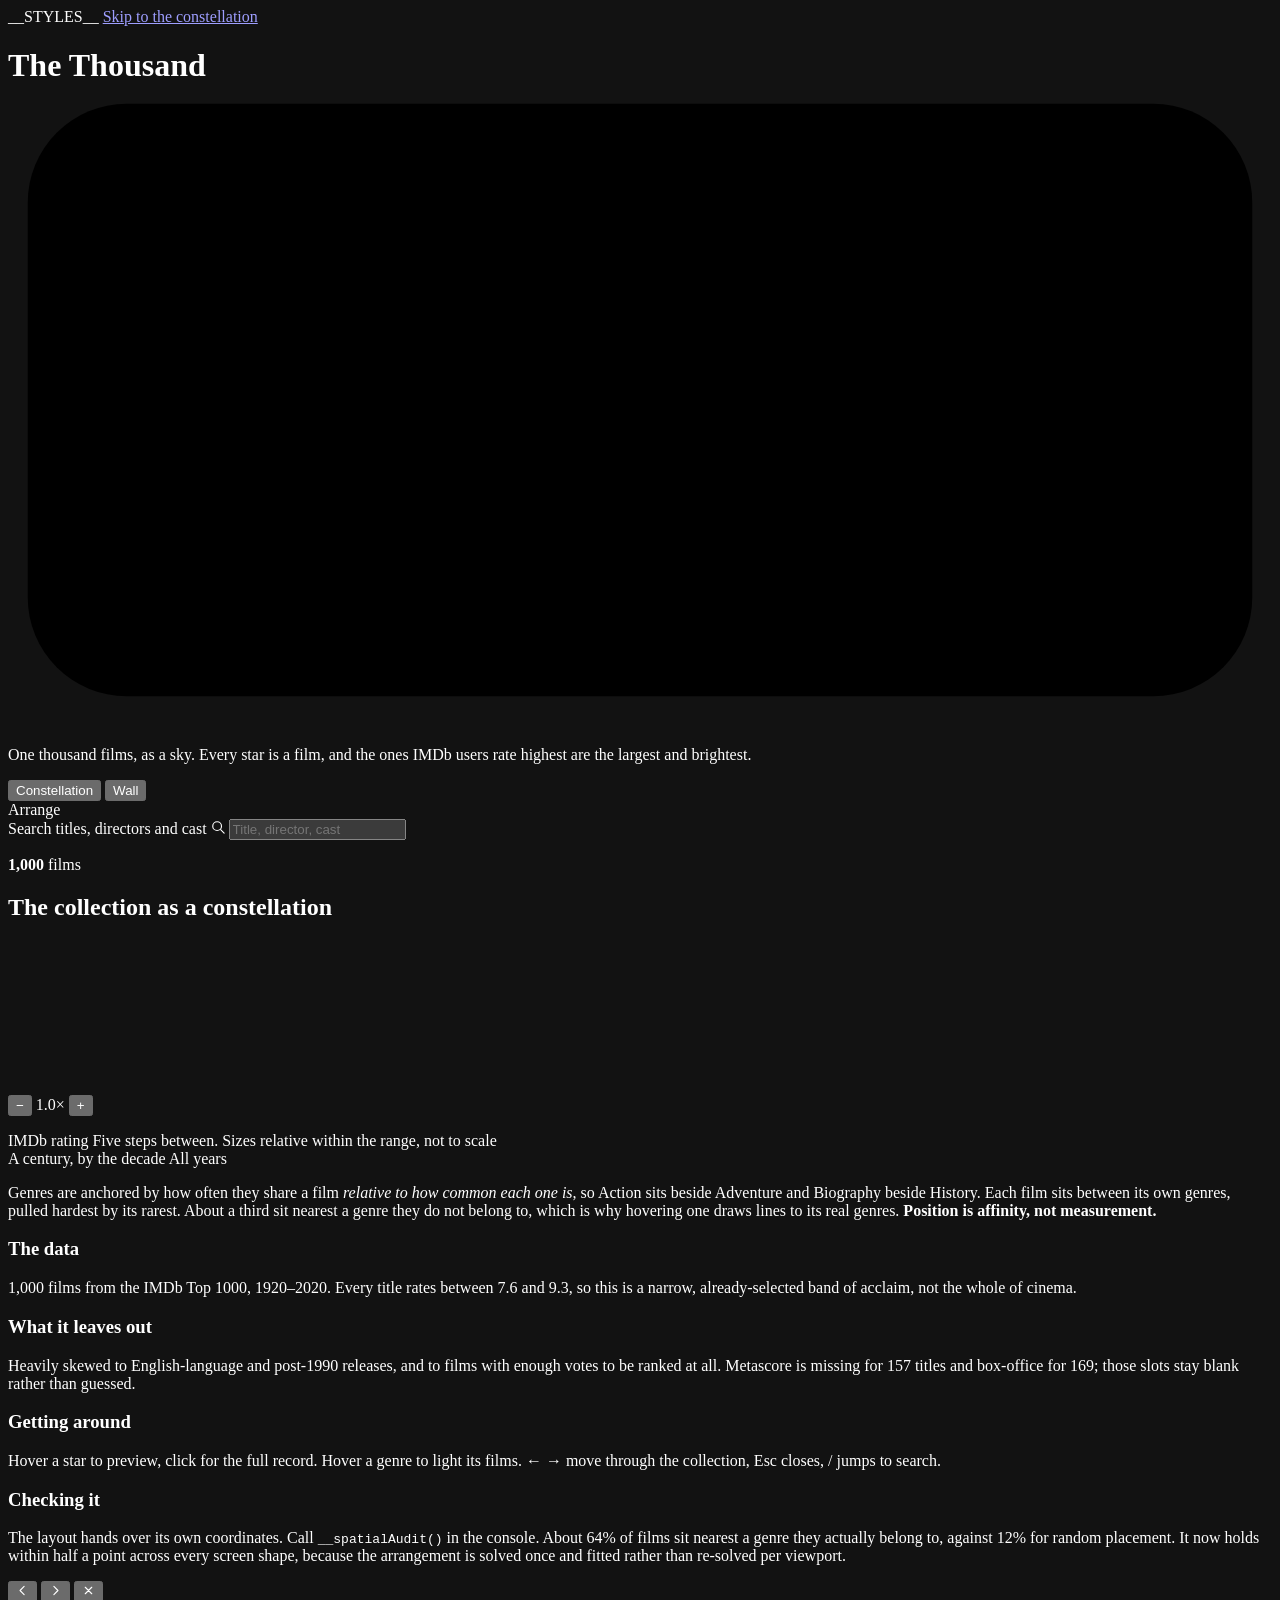
<file: index.template.html>
<!doctype html>
<html lang="en">
<head>
<meta charset="utf-8">
<meta name="viewport" content="width=device-width, initial-scale=1">
<title>The Thousand</title>
<meta name="description" content="One thousand of the highest-rated films ever made, arranged as a depth field where every star is a film and distance from the viewer is its rating.">
<meta name="theme-color" content="#16161D">
<meta name="color-scheme" content="dark">
<meta property="og:title" content="The Thousand">
<meta property="og:description" content="A constellation of the 1,000 highest-rated films on IMDb, 1920–2020.">
<meta property="og:type" content="website">
<link rel="icon" href="data:image/svg+xml,%3Csvg xmlns='http://www.w3.org/2000/svg' viewBox='0 0 64 64'%3E%3Crect width='64' height='64' fill='%2307080b'/%3E%3Ccircle cx='22' cy='26' r='2.5' fill='%23f4efe6'/%3E%3Ccircle cx='41' cy='19' r='1.6' fill='%23c6bfb2'/%3E%3Ccircle cx='45' cy='40' r='3.4' fill='%23cba76c'/%3E%3Ccircle cx='26' cy='45' r='1.9' fill='%23c6bfb2'/%3E%3C/svg%3E">

<link rel="preconnect" href="https://fonts.googleapis.com">
<link rel="preconnect" href="https://fonts.gstatic.com" crossorigin>
<link rel="preconnect" href="https://m.media-amazon.com" crossorigin>
<link href="https://fonts.googleapis.com/css2?family=Inter:ital,wght@0,300..700;1,300..500&family=Jost:wght@400;500;600&family=Playfair+Display:ital,wght@0,400..600;1,400..500&display=swap" rel="stylesheet">

__STYLES__
</head>
<body>

<a class="skip" href="#sky">Skip to the constellation</a>

<!-- ── Masthead ─────────────────────────────────────────────────────────── -->
<header class="masthead grid">
  <div class="masthead__inner">
    <h1 class="logo">
      <span class="logo__word">The Thousand</span>
      <!-- IMDb credited with its own mark, at the user's request. This is source
           attribution, not a claim to be IMDb: the badge sits beside our wordmark
           as a citation, the way a byline credits a wire service. -->
      <svg class="logo__imdb" viewBox="0 0 64 32" role="img" aria-label="IMDb">
        <rect x="1" y="1" width="62" height="30" rx="5" />
        <text x="32" y="22.6" text-anchor="middle"
              font-family="Inter, Helvetica Neue, Helvetica, Arial, sans-serif"
              font-size="18" font-weight="600" letter-spacing="-0.3">IMDb</text>
      </svg>
    </h1>

    <p class="masthead__deck">
      One thousand films, as a sky. Every star is a film, and the ones IMDb
      users rate highest are the largest and brightest.
    </p>

    <p class="figures" id="figures"></p>
  </div>
</header>

<!-- ── Controls ─────────────────────────────────────────────────────────── -->
<nav class="controls" aria-label="View and filter the collection">
  <div class="controls__bar grid">
    <div class="controls__left">
      <div class="seg" id="view" role="group" aria-label="View the collection as">
        <button type="button" data-view="sky" aria-pressed="true">Constellation</button>
        <button type="button" data-view="wall" aria-pressed="false">Wall</button>
      </div>

      <div class="seg seg--quiet" id="arrange-field" role="group" aria-label="Arrange the wall by">
        <span class="seg__label">Arrange</span>
        <div class="seg__set" id="arrange"></div>
      </div>
    </div>

    <div class="controls__right">
      <label class="search">
        <span class="vh">Search titles, directors and cast</span>
        <svg width="14" height="14" viewBox="0 0 16 16" fill="none" aria-hidden="true">
          <circle cx="7" cy="7" r="5" stroke="currentColor" stroke-width="1.3"/>
          <path d="M11 11l4 4" stroke="currentColor" stroke-width="1.3" stroke-linecap="round"/>
        </svg>
        <input id="q" type="search" placeholder="Title, director, cast" autocomplete="off" spellcheck="false">
        <button type="button" id="q-clear" hidden aria-label="Clear search">&times;</button>
      </label>

      <p class="count" aria-live="polite">
        <b id="count">1,000</b><span id="count-of"> films</span>
        <button type="button" id="reset" hidden>Clear</button>
      </p>
    </div>
  </div>

  <div class="rail" id="rail-wrap">
    <div class="rail__set grid" id="genres" role="group" aria-label="Filter by genre"></div>
  </div>
</nav>

<!-- ── The constellation ────────────────────────────────────────────────── -->
<section class="sky" id="sky" aria-labelledby="sky-h">
  <h2 class="vh" id="sky-h">The collection as a constellation</h2>

  <div class="grid">
  <div class="sky__stage" id="sky-stage">
    <canvas id="sky-canvas" tabindex="0" role="img"
      aria-label="A field of 1,000 stars, one per film, placed among the genres it belongs to. A film's rating sets how near it sits: the highest rated are largest, brightest and in focus. Use the left and right arrow keys to move between films and Enter to open a record, or switch to the Wall view for a browsable list."></canvas>
    <div class="sky__labels" id="sky-labels"></div>
    <div class="sky__tip" id="sky-tip" hidden></div>

    <div class="sky__zoom" id="sky-zoom">
      <button type="button" data-zoom="reset" id="zoom-reset" hidden>Reset</button>
      <button type="button" data-zoom="out" aria-label="Zoom out">&minus;</button>
      <span class="sky__zoom-read num" id="zoom-read">1.0&times;</span>
      <button type="button" data-zoom="in" aria-label="Zoom in">+</button>
    </div>

    <div class="sky__steps" id="sky-steps" hidden>
      <h3>How to read this</h3>
      <ol>
        <li><i>01</i><span>Each star is one of the <b>1,000 films</b>.</span></li>
        <li><i>02</i><span><b>Bigger and brighter</b> means rated higher, in five steps from 7.6 to 9.3.</span></li>
        <li><i>03</i><span><b>Where it sits</b> is its genre mix. Zoom in to 16&times; to pull a crowded cluster apart.</span></li>
      </ol>
      <button type="button" id="sky-steps-go">Explore</button>
    </div>

    <div class="sky__hintbox" id="sky-hint" aria-hidden="true"></div>

    <div class="sky__crowd" id="sky-crowd" hidden></div>

    <div class="sky__empty" id="sky-empty" hidden>
      <p>Nothing here matches.</p>
      <button type="button" data-reset>Clear every filter</button>
    </div>

    <p class="vh" id="sky-live" aria-live="polite"></p>
  </div>
  </div>

  <div class="sky__legend grid">
    <div class="sky__key">
      <span class="sky__key-title">IMDb rating</span>
      <span class="sky__key-row" id="sky-key-row"></span>
      <span class="sky__key-note">Five steps between. Sizes relative within the range, not to scale</span>
    </div>
  </div>

  <div class="sky__foot grid">
    <div class="decades" id="decades-wrap">
      <div class="decades__head">
        <span class="lbl">A century, by the decade</span>
        <span class="lbl lbl--dim" id="decade-state">All years</span>
      </div>
      <div class="decades__bars" id="spine"></div>
    </div>

    <p class="sky__note">
      Genres are anchored by how often they share a film <em>relative to how common
      each one is</em>, so Action sits beside Adventure and Biography beside History.
      Each film sits between its own genres, pulled hardest by its rarest. About
      a third sit nearest a genre they do not belong to, which is why hovering one
      draws lines to its real genres. <b>Position is affinity, not measurement.</b>
    </p>
  </div>
</section>

<!-- ── The wall ─────────────────────────────────────────────────────────── -->
<main class="wall grid" id="wall" hidden></main>

<!-- ── Colophon ─────────────────────────────────────────────────────────── -->
<footer class="colophon grid">
  <div class="colophon__cell">
    <h3>The data</h3>
    <p>1,000 films from the IMDb Top 1000, 1920–2020. Every title rates between
      7.6 and 9.3, so this is a narrow, already-selected band of acclaim, not
      the whole of cinema.</p>
  </div>
  <div class="colophon__cell">
    <h3>What it leaves out</h3>
    <p>Heavily skewed to English-language and post-1990 releases, and to films with
      enough votes to be ranked at all. Metascore is missing for 157 titles and
      box-office for 169; those slots stay blank rather than guessed.</p>
  </div>
  <div class="colophon__cell">
    <h3>Getting around</h3>
    <p>Hover a star to preview, click for the full record. Hover a genre to light
      its films. <span class="key">←</span> <span class="key">→</span> move through
      the collection, <span class="key">Esc</span> closes, <span class="key">/</span>
      jumps to search.</p>
  </div>
  <div class="colophon__cell">
    <h3>Checking it</h3>
    <p>The layout hands over its own coordinates. Call
      <code>__spatialAudit()</code> in the console. About 64% of films sit
      nearest a genre they actually belong to, against 12% for random placement.
      It now holds within half a point across every screen shape, because the
      arrangement is solved once and fitted rather than re-solved per viewport.</p>
  </div>
</footer>

<!-- ── Record ───────────────────────────────────────────────────────────── -->
<div class="scrim" id="scrim"></div>
<aside class="plate" id="plate" role="dialog" aria-modal="false" aria-label="Film record" aria-hidden="true">
  <div class="plate__bar">
    <span class="plate__no" id="plate-no"></span>
    <button type="button" id="prev" aria-label="Previous film">
      <svg width="13" height="13" viewBox="0 0 16 16" fill="none" aria-hidden="true"><path d="M10 3L5 8l5 5" stroke="currentColor" stroke-width="1.4" stroke-linecap="round" stroke-linejoin="round"/></svg>
    </button>
    <button type="button" id="next" aria-label="Next film">
      <svg width="13" height="13" viewBox="0 0 16 16" fill="none" aria-hidden="true"><path d="M6 3l5 5-5 5" stroke="currentColor" stroke-width="1.4" stroke-linecap="round" stroke-linejoin="round"/></svg>
    </button>
    <button type="button" id="close" aria-label="Close record">
      <svg width="13" height="13" viewBox="0 0 16 16" fill="none" aria-hidden="true"><path d="M4 4l8 8M12 4l-8 8" stroke="currentColor" stroke-width="1.4" stroke-linecap="round"/></svg>
    </button>
  </div>
  <div class="plate__body" id="plate-body"></div>
</aside>

<script type="application/json" id="film-data">__FILM_DATA__</script>
__SKY__
__SCRIPT__
</body>
</html>
</file>
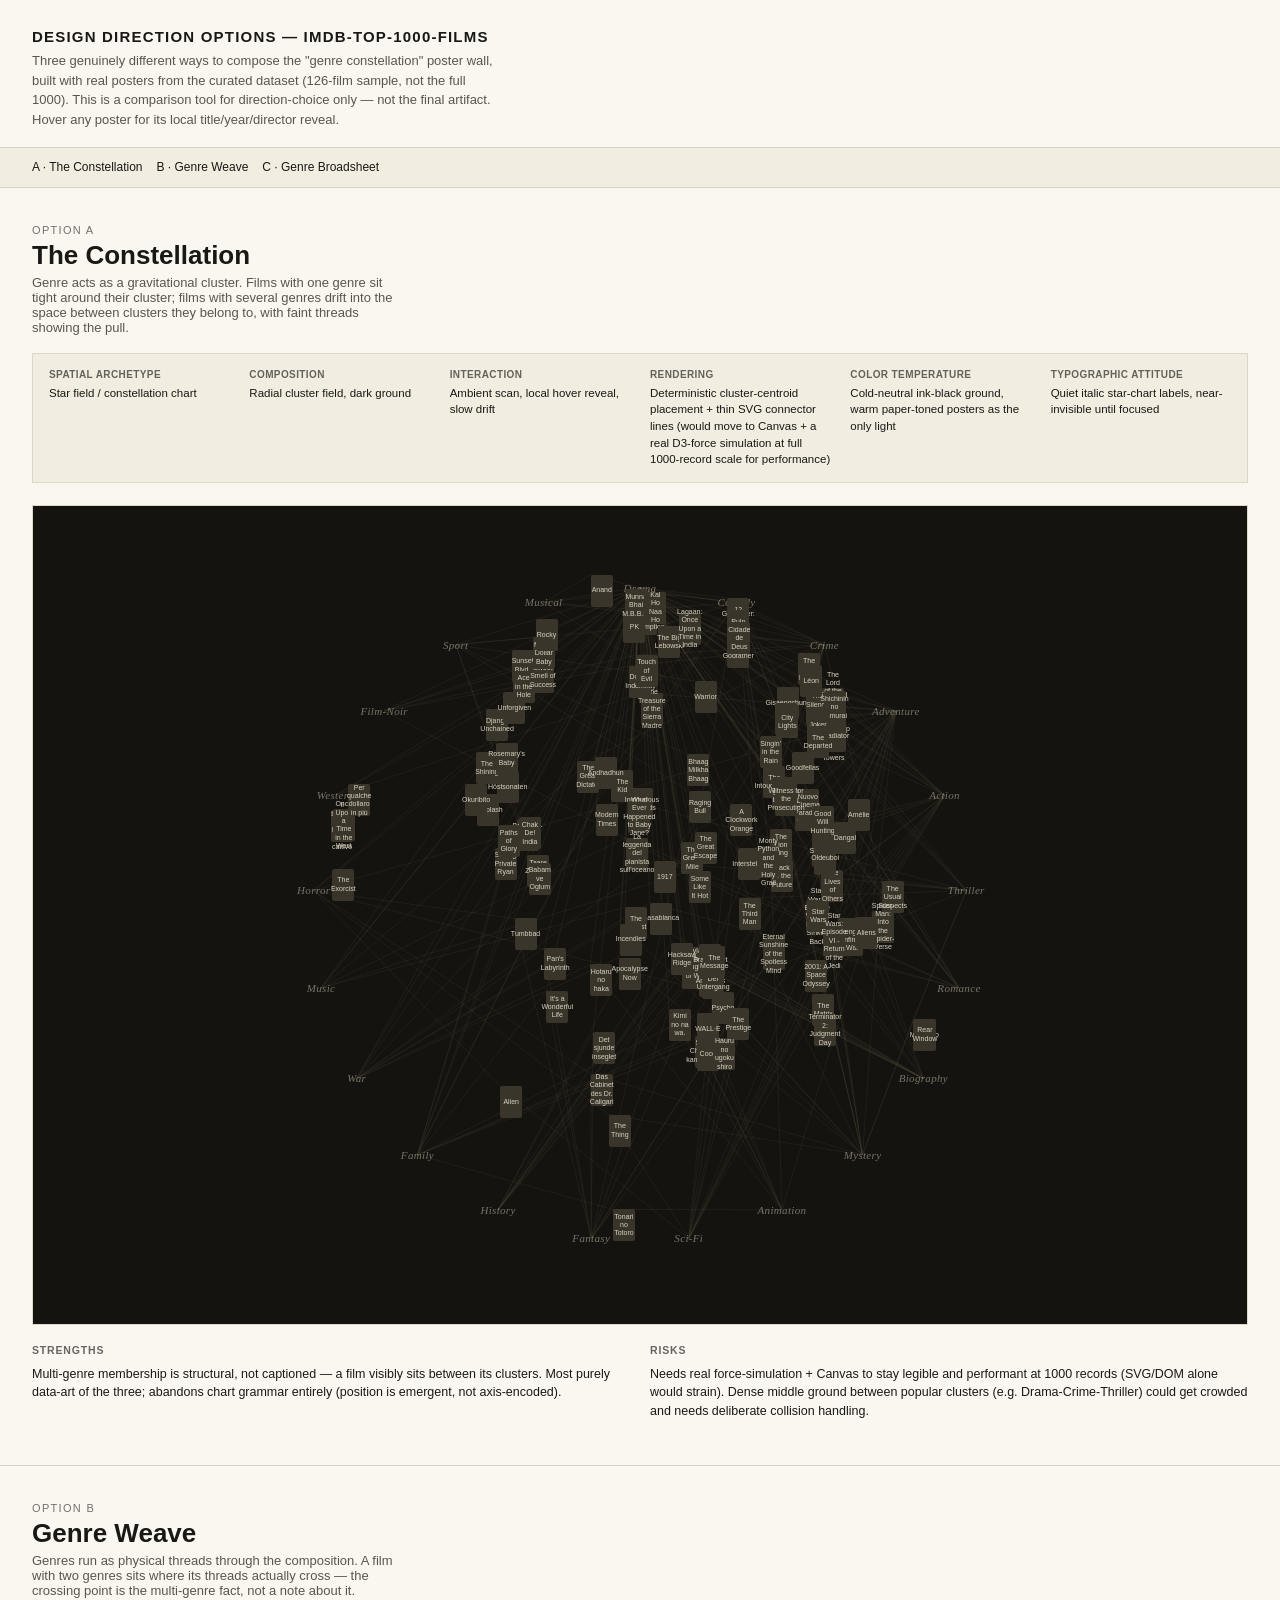
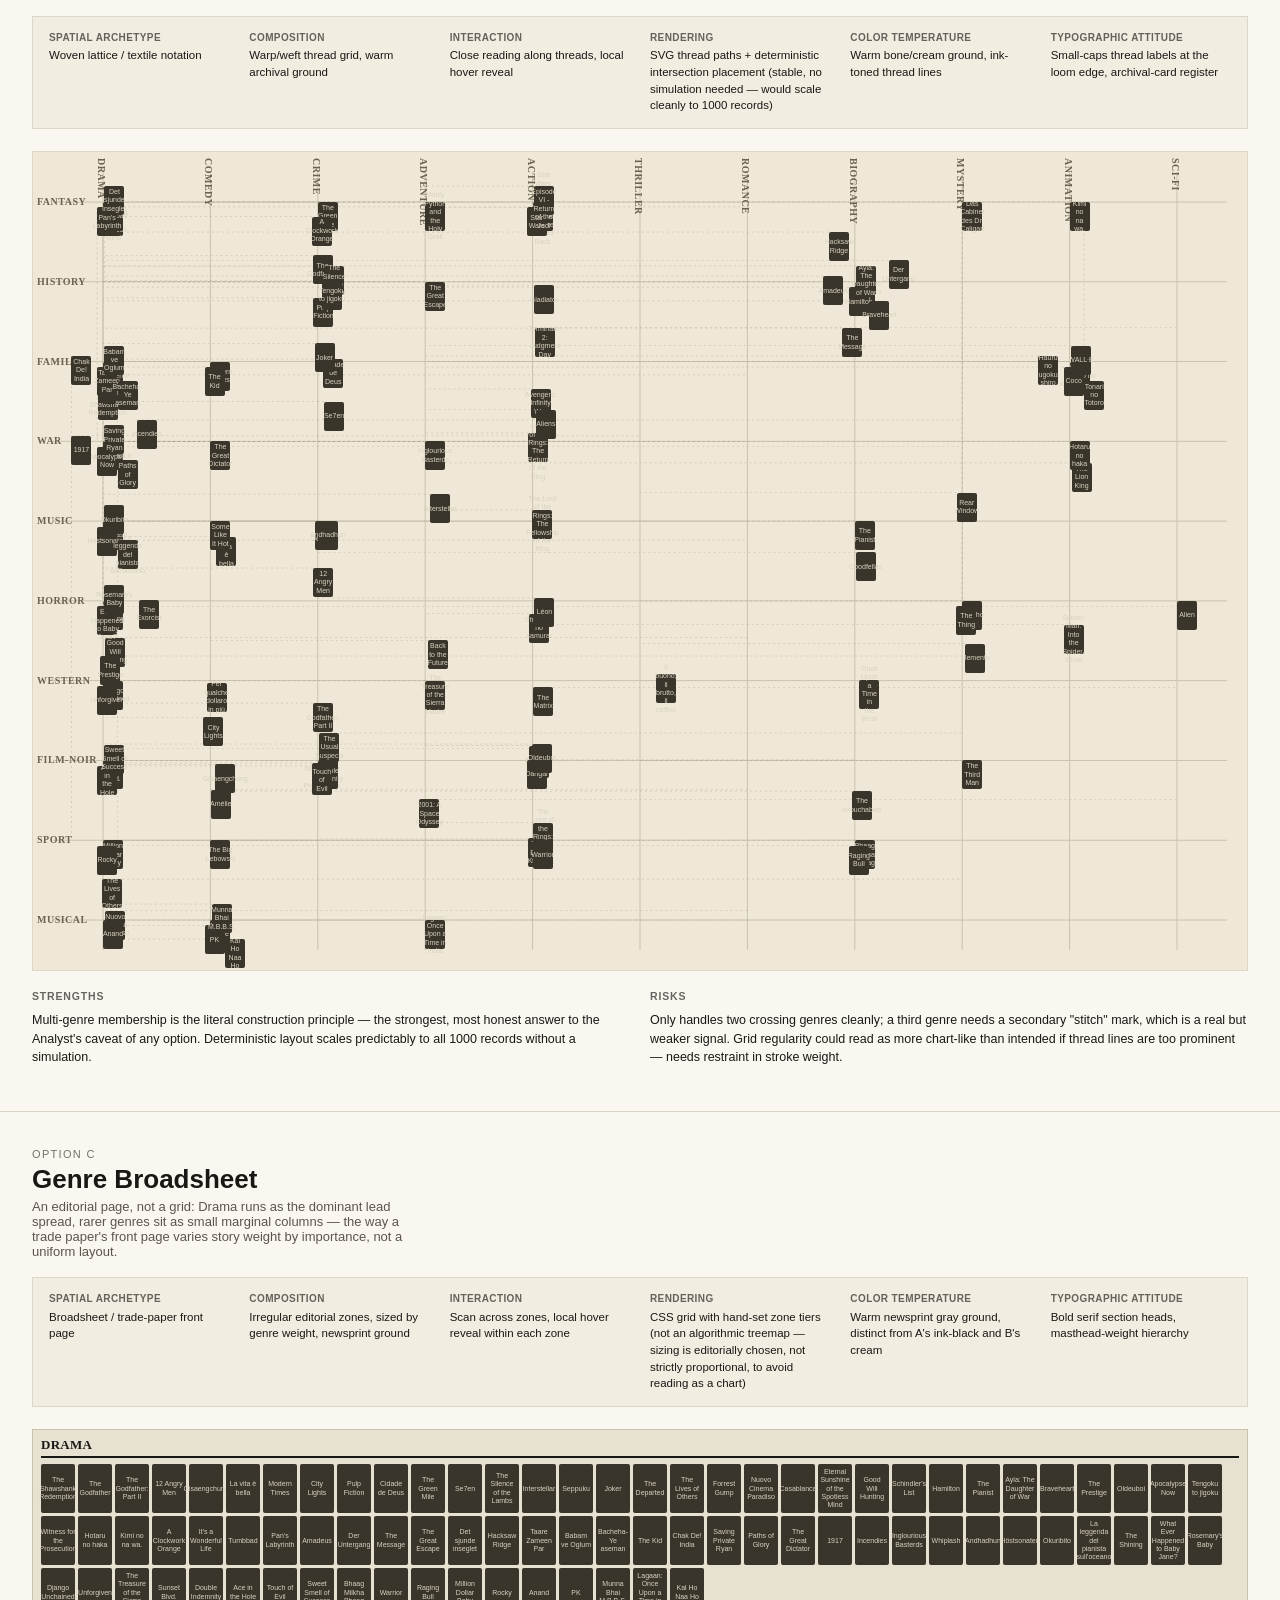
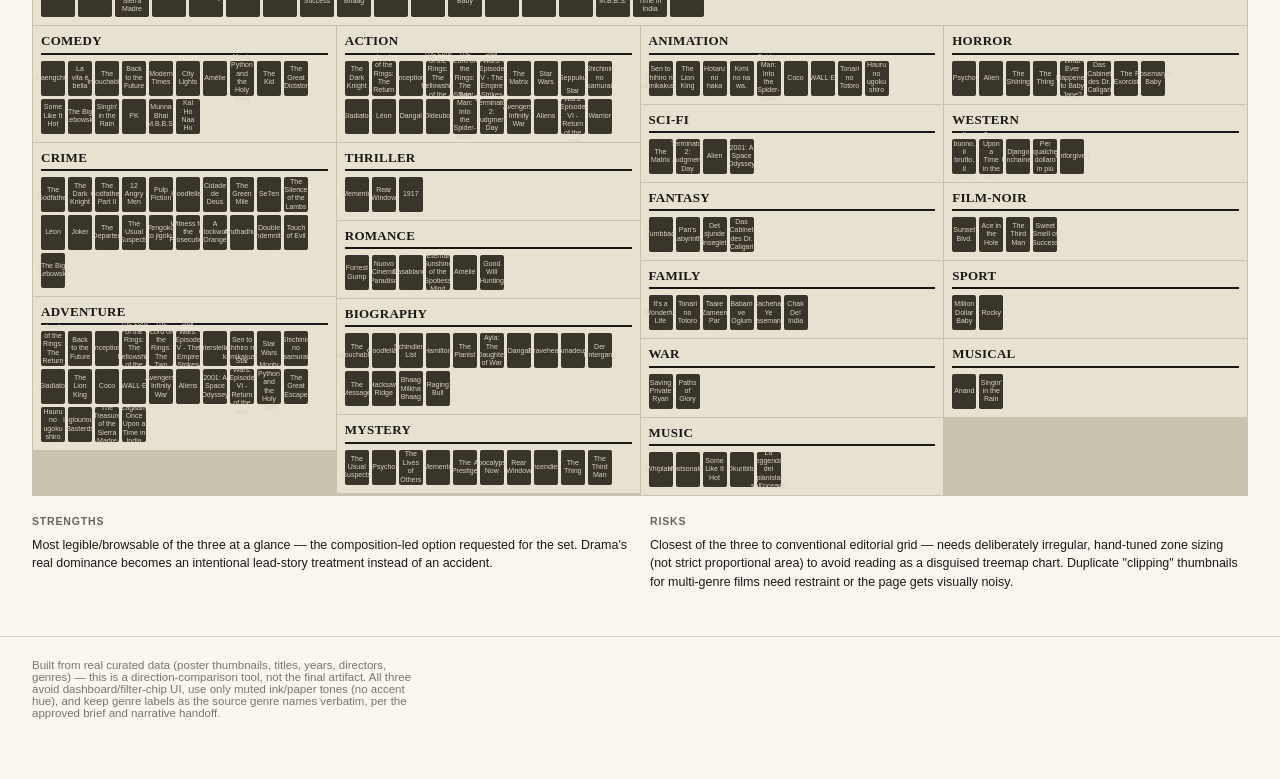
<file: options/options.html>
<!doctype html>
<html lang="en">
<head>
<meta charset="utf-8">
<meta name="viewport" content="width=device-width, initial-scale=1">
<title>imdb-top-1000-films — Design Direction Options</title>
<style>
  :root{
    --ink:#1a1815;
    --paper:#faf7f0;
  }
  *{box-sizing:border-box;}
  html,body{margin:0;padding:0;background:var(--paper);color:var(--ink);font-family:-apple-system,Segoe UI,Helvetica,Arial,sans-serif;}
  header.intro{padding:28px 32px 18px;border-bottom:1px solid #d8d2c4;}
  header.intro h1{font-size:15px;letter-spacing:.08em;text-transform:uppercase;margin:0 0 6px;font-weight:600;}
  header.intro p{margin:0;font-size:13px;color:#5a564c;max-width:64ch;line-height:1.5;}
  nav.jump{display:flex;gap:14px;padding:12px 32px;font-size:12px;border-bottom:1px solid #d8d2c4;background:#f2ede1;position:sticky;top:0;z-index:50;}
  nav.jump a{color:var(--ink);text-decoration:none;border-bottom:1px solid transparent;}
  nav.jump a:hover{border-bottom-color:var(--ink);}

  section.opt{padding:36px 32px 44px;border-bottom:1px solid #d8d2c4;}
  .opt-head{display:flex;justify-content:space-between;align-items:flex-end;flex-wrap:wrap;gap:16px;margin-bottom:18px;max-width:1400px;margin-left:auto;margin-right:auto;}
  .opt-head .eyebrow{font-size:11px;letter-spacing:.12em;text-transform:uppercase;opacity:.6;margin:0 0 4px;}
  .opt-head h2{margin:0;font-size:26px;font-weight:700;}
  .opt-head .tagline{font-size:13px;color:#5a564c;margin:4px 0 0;max-width:52ch;}
  .meta-grid{display:grid;grid-template-columns:repeat(auto-fit,minmax(160px,1fr));gap:10px 20px;font-size:11.5px;line-height:1.45;max-width:1400px;margin:0 auto 22px;padding:14px 16px;background:#f2ede1;border:1px solid #ddd7c8;}
  .meta-grid dt{font-weight:700;text-transform:uppercase;letter-spacing:.04em;font-size:10px;opacity:.65;margin:0 0 2px;}
  .meta-grid dd{margin:0;}

  .stage{position:relative;max-width:1400px;margin:0 auto;border:1px solid #ddd7c8;overflow:hidden;}
  .stage img{position:absolute;object-fit:cover;border-radius:2px;}
  .stage svg{position:absolute;top:0;left:0;width:100%;height:100%;pointer-events:none;}
  .poster{position:absolute;object-fit:cover;border-radius:2px;cursor:pointer;transition:transform .12s ease, box-shadow .12s ease, z-index 0s;}
  .poster:hover{transform:scale(2.4);z-index:200;box-shadow:0 8px 24px rgba(0,0,0,.35);}
  .film-label{position:absolute;font-size:10.5px;line-height:1.3;padding:3px 6px;pointer-events:none;white-space:nowrap;opacity:0;transition:opacity .1s;z-index:201;}
  .poster:hover + .film-label, .poster-wrap:hover .film-label{opacity:1;}

  /* Option A — The Constellation */
  #stage-a{height:820px;background:#15130f;}
  #stage-a .genre-tag{position:absolute;font:italic 11px Georgia,serif;color:#c9c2ae;letter-spacing:.03em;opacity:.55;transform:translate(-50%,-50%);pointer-events:none;}
  #stage-a .film-label{color:#f2ede1;background:rgba(10,9,7,.92);border:1px solid #3a352b;}

  /* Option B — Genre Weave */
  #stage-b{height:820px;background:#efe8d8;}
  #stage-b .thread-label{position:absolute;font:600 10px/1.2 Georgia,serif;letter-spacing:.05em;text-transform:uppercase;color:#6b6350;}
  #stage-b .film-label{color:#fbf8f0;background:rgba(26,24,19,.92);}

  /* Option C — Genre Broadsheet */
  #stage-c{background:#e7e1d2;padding:0;border:none;}
  .broadsheet-grid{background:#c9c2ae;padding:1px;}
  .zone{background:#e7e1d2;padding:8px;overflow:hidden;position:relative;}
  .zone.tier-large{width:100%;margin-bottom:1px;}
  .column-flow{columns:4 240px;column-gap:1px;}
  .zone.tier-medium,.zone.tier-small{break-inside:avoid;margin-bottom:1px;}
  .zone h3{font:800 13px/1.1 Georgia,'Times New Roman',serif;text-transform:uppercase;letter-spacing:.02em;margin:0 0 6px;padding-bottom:4px;border-bottom:2px solid var(--ink);}
  .zone .thumbs{display:flex;flex-wrap:wrap;gap:3px;}
  .zone .thumbs img{width:26px;height:38px;object-fit:cover;border-radius:1px;}
  .zone .thumbs img.dup{outline:1px dashed #6b6350;outline-offset:1px;opacity:.85;}
  #stage-c .film-label{color:#fbf8f0;background:rgba(26,24,19,.92);}

  .risk-strengths{max-width:1400px;margin:18px auto 0;display:grid;grid-template-columns:1fr 1fr;gap:20px;font-size:12.5px;line-height:1.5;}
  .risk-strengths h4{font-size:10.5px;text-transform:uppercase;letter-spacing:.08em;margin:0 0 6px;opacity:.65;}
  footer.note{padding:22px 32px 60px;font-size:11.5px;color:#7a7568;max-width:70ch;}
</style>
</head>
<body>

<header class="intro">
  <h1>Design Direction Options — imdb-top-1000-films</h1>
  <p>Three genuinely different ways to compose the "genre constellation" poster wall, built with real posters from the curated dataset (126-film sample, not the full 1000). This is a comparison tool for direction-choice only — not the final artifact. Hover any poster for its local title/year/director reveal.</p>
</header>
<nav class="jump">
  <a href="#option-a">A · The Constellation</a>
  <a href="#option-b">B · Genre Weave</a>
  <a href="#option-c">C · Genre Broadsheet</a>
</nav>

<section class="opt" id="option-a">
  <div class="opt-head">
    <div>
      <p class="eyebrow">Option A</p>
      <h2>The Constellation</h2>
      <p class="tagline">Genre acts as a gravitational cluster. Films with one genre sit tight around their cluster; films with several genres drift into the space between clusters they belong to, with faint threads showing the pull.</p>
    </div>
  </div>
  <dl class="meta-grid">
    <div><dt>Spatial archetype</dt><dd>Star field / constellation chart</dd></div>
    <div><dt>Composition</dt><dd>Radial cluster field, dark ground</dd></div>
    <div><dt>Interaction</dt><dd>Ambient scan, local hover reveal, slow drift</dd></div>
    <div><dt>Rendering</dt><dd>Deterministic cluster-centroid placement + thin SVG connector lines (would move to Canvas + a real D3-force simulation at full 1000-record scale for performance)</dd></div>
    <div><dt>Color temperature</dt><dd>Cold-neutral ink-black ground, warm paper-toned posters as the only light</dd></div>
    <div><dt>Typographic attitude</dt><dd>Quiet italic star-chart labels, near-invisible until focused</dd></div>
  </dl>
  <div class="stage" id="stage-a"></div>
  <div class="risk-strengths">
    <div><h4>Strengths</h4>Multi-genre membership is structural, not captioned — a film visibly sits between its clusters. Most purely data-art of the three; abandons chart grammar entirely (position is emergent, not axis-encoded).</div>
    <div><h4>Risks</h4>Needs real force-simulation + Canvas to stay legible and performant at 1000 records (SVG/DOM alone would strain). Dense middle ground between popular clusters (e.g. Drama-Crime-Thriller) could get crowded and needs deliberate collision handling.</div>
  </div>
</section>

<section class="opt" id="option-b">
  <div class="opt-head">
    <div>
      <p class="eyebrow">Option B</p>
      <h2>Genre Weave</h2>
      <p class="tagline">Genres run as physical threads through the composition. A film with two genres sits where its threads actually cross — the crossing point is the multi-genre fact, not a note about it.</p>
    </div>
  </div>
  <dl class="meta-grid">
    <div><dt>Spatial archetype</dt><dd>Woven lattice / textile notation</dd></div>
    <div><dt>Composition</dt><dd>Warp/weft thread grid, warm archival ground</dd></div>
    <div><dt>Interaction</dt><dd>Close reading along threads, local hover reveal</dd></div>
    <div><dt>Rendering</dt><dd>SVG thread paths + deterministic intersection placement (stable, no simulation needed — would scale cleanly to 1000 records)</dd></div>
    <div><dt>Color temperature</dt><dd>Warm bone/cream ground, ink-toned thread lines</dd></div>
    <div><dt>Typographic attitude</dt><dd>Small-caps thread labels at the loom edge, archival-card register</dd></div>
  </dl>
  <div class="stage" id="stage-b"></div>
  <div class="risk-strengths">
    <div><h4>Strengths</h4>Multi-genre membership is the literal construction principle — the strongest, most honest answer to the Analyst's caveat of any option. Deterministic layout scales predictably to all 1000 records without a simulation.</div>
    <div><h4>Risks</h4>Only handles two crossing genres cleanly; a third genre needs a secondary "stitch" mark, which is a real but weaker signal. Grid regularity could read as more chart-like than intended if thread lines are too prominent — needs restraint in stroke weight.</div>
  </div>
</section>

<section class="opt" id="option-c">
  <div class="opt-head">
    <div>
      <p class="eyebrow">Option C</p>
      <h2>Genre Broadsheet</h2>
      <p class="tagline">An editorial page, not a grid: Drama runs as the dominant lead spread, rarer genres sit as small marginal columns — the way a trade paper's front page varies story weight by importance, not a uniform layout.</p>
    </div>
  </div>
  <dl class="meta-grid">
    <div><dt>Spatial archetype</dt><dd>Broadsheet / trade-paper front page</dd></div>
    <div><dt>Composition</dt><dd>Irregular editorial zones, sized by genre weight, newsprint ground</dd></div>
    <div><dt>Interaction</dt><dd>Scan across zones, local hover reveal within each zone</dd></div>
    <div><dt>Rendering</dt><dd>CSS grid with hand-set zone tiers (not an algorithmic treemap — sizing is editorially chosen, not strictly proportional, to avoid reading as a chart)</dd></div>
    <div><dt>Color temperature</dt><dd>Warm newsprint gray ground, distinct from A's ink-black and B's cream</dd></div>
    <div><dt>Typographic attitude</dt><dd>Bold serif section heads, masthead-weight hierarchy</dd></div>
  </dl>
  <div class="stage" id="stage-c">
    <div class="broadsheet-grid" id="broadsheet-grid"></div>
  </div>
  <div class="risk-strengths">
    <div><h4>Strengths</h4>Most legible/browsable of the three at a glance — the composition-led option requested for the set. Drama's real dominance becomes an intentional lead-story treatment instead of an accident.</div>
    <div><h4>Risks</h4>Closest of the three to conventional editorial grid — needs deliberately irregular, hand-tuned zone sizing (not strict proportional area) to avoid reading as a disguised treemap chart. Duplicate "clipping" thumbnails for multi-genre films need restraint or the page gets visually noisy.</div>
  </div>
</section>

<footer class="note">
  Built from real curated data (poster thumbnails, titles, years, directors, genres) — this is a direction-comparison tool, not the final artifact. All three avoid dashboard/filter-chip UI, use only muted ink/paper tones (no accent hue), and keep genre labels as the source genre names verbatim, per the approved brief and narrative handoff.
</footer>

<script>
const SAMPLE = [{"id":"m0001","title":"The Shawshank Redemption","year":1994,"director":"Frank Darabont","genres":["Drama"],"primary_genre":"Drama","imdb_rating":9.3,"poster_url_thumb":"https://m.media-amazon.com/images/M/MV5BMDFkYTc0MGEtZmNhMC00ZDIzLWFmNTEtODM1ZmRlYWMwMWFmXkEyXkFqcGdeQXVyMTMxODk2OTU@._V1_SX300.jpg"},{"id":"m0002","title":"The Godfather","year":1972,"director":"Francis Ford Coppola","genres":["Crime","Drama"],"primary_genre":"Crime","imdb_rating":9.2,"poster_url_thumb":"https://m.media-amazon.com/images/M/MV5BM2MyNjYxNmUtYTAwNi00MTYxLWJmNWYtYzZlODY3ZTk3OTFlXkEyXkFqcGdeQXVyNzkwMjQ5NzM@._V1_SX300.jpg"},{"id":"m0003","title":"The Dark Knight","year":2008,"director":"Christopher Nolan","genres":["Action","Crime","Drama"],"primary_genre":"Action","imdb_rating":9,"poster_url_thumb":"https://m.media-amazon.com/images/M/MV5BMTMxNTMwODM0NF5BMl5BanBnXkFtZTcwODAyMTk2Mw@@._V1_SX300.jpg"},{"id":"m0004","title":"The Godfather: Part II","year":1974,"director":"Francis Ford Coppola","genres":["Crime","Drama"],"primary_genre":"Crime","imdb_rating":9,"poster_url_thumb":"https://m.media-amazon.com/images/M/MV5BMWMwMGQzZTItY2JlNC00OWZiLWIyMDctNDk2ZDQ2YjRjMWQ0XkEyXkFqcGdeQXVyNzkwMjQ5NzM@._V1_SX300.jpg"},{"id":"m0005","title":"12 Angry Men","year":1957,"director":"Sidney Lumet","genres":["Crime","Drama"],"primary_genre":"Crime","imdb_rating":9,"poster_url_thumb":"https://m.media-amazon.com/images/M/MV5BMWU4N2FjNzYtNTVkNC00NzQ0LTg0MjAtYTJlMjFhNGUxZDFmXkEyXkFqcGdeQXVyNjc1NTYyMjg@._V1_SX300.jpg"},{"id":"m0006","title":"The Lord of the Rings: The Return of the King","year":2003,"director":"Peter Jackson","genres":["Action","Adventure","Drama"],"primary_genre":"Action","imdb_rating":8.9,"poster_url_thumb":"https://m.media-amazon.com/images/M/MV5BNzA5ZDNlZWMtM2NhNS00NDJjLTk4NDItYTRmY2EwMWZlMTY3XkEyXkFqcGdeQXVyNzkwMjQ5NzM@._V1_SX300.jpg"},{"id":"m0020","title":"Gisaengchung","year":2019,"director":"Bong Joon Ho","genres":["Comedy","Drama","Thriller"],"primary_genre":"Comedy","imdb_rating":8.6,"poster_url_thumb":"https://m.media-amazon.com/images/M/MV5BYWZjMjk3ZTItODQ2ZC00NTY5LWE0ZDYtZTI3MjcwN2Q5NTVkXkEyXkFqcGdeQXVyODk4OTc3MTY@._V1_SX300.jpg"},{"id":"m0027","title":"La vita è bella","year":1997,"director":"Roberto Benigni","genres":["Comedy","Drama","Romance"],"primary_genre":"Comedy","imdb_rating":8.6,"poster_url_thumb":"https://m.media-amazon.com/images/M/MV5BYmJmM2Q4NmMtYThmNC00ZjRlLWEyZmItZTIwOTBlZDQ3NTQ1XkEyXkFqcGdeQXVyMTQxNzMzNDI@._V1_SX300.jpg"},{"id":"m0036","title":"The Intouchables","year":2011,"director":"Olivier Nakache","genres":["Biography","Comedy","Drama"],"primary_genre":"Biography","imdb_rating":8.5,"poster_url_thumb":"https://m.media-amazon.com/images/M/MV5BMTYxNDA3MDQwNl5BMl5BanBnXkFtZTcwNTU4Mzc1Nw@@._V1_SX300.jpg"},{"id":"m0048","title":"Back to the Future","year":1985,"director":"Robert Zemeckis","genres":["Adventure","Comedy","Sci-Fi"],"primary_genre":"Adventure","imdb_rating":8.5,"poster_url_thumb":"https://m.media-amazon.com/images/M/MV5BZmU0M2Y1OGUtZjIxNi00ZjBkLTg1MjgtOWIyNThiZWIwYjRiXkEyXkFqcGdeQXVyMTQxNzMzNDI@._V1_SX300.jpg"},{"id":"m0052","title":"Modern Times","year":1936,"director":"Charles Chaplin","genres":["Comedy","Drama","Family"],"primary_genre":"Comedy","imdb_rating":8.5,"poster_url_thumb":"https://m.media-amazon.com/images/M/MV5BYjJiZjMzYzktNjU0NS00OTkxLWEwYzItYzdhYWJjN2QzMTRlL2ltYWdlL2ltYWdlXkEyXkFqcGdeQXVyNjU0OTQ0OTY@._V1_SX300.jpg"},{"id":"m0053","title":"City Lights","year":1931,"director":"Charles Chaplin","genres":["Comedy","Drama","Romance"],"primary_genre":"Comedy","imdb_rating":8.5,"poster_url_thumb":"https://m.media-amazon.com/images/M/MV5BY2I4MmM1N2EtM2YzOS00OWUzLTkzYzctNDc5NDg2N2IyODJmXkEyXkFqcGdeQXVyNzkwMjQ5NzM@._V1_SX300.jpg"},{"id":"m0007","title":"Pulp Fiction","year":1994,"director":"Quentin Tarantino","genres":["Crime","Drama"],"primary_genre":"Crime","imdb_rating":8.9,"poster_url_thumb":"https://m.media-amazon.com/images/M/MV5BNGNhMDIzZTUtNTBlZi00MTRlLWFjM2ItYzViMjE3YzI5MjljXkEyXkFqcGdeQXVyNzkwMjQ5NzM@._V1_SX300.jpg"},{"id":"m0016","title":"Goodfellas","year":1990,"director":"Martin Scorsese","genres":["Biography","Crime","Drama"],"primary_genre":"Biography","imdb_rating":8.7,"poster_url_thumb":"https://m.media-amazon.com/images/M/MV5BY2NkZjEzMDgtN2RjYy00YzM1LWI4ZmQtMjIwYjFjNmI3ZGEwXkEyXkFqcGdeQXVyNzkwMjQ5NzM@._V1_SX300.jpg"},{"id":"m0023","title":"Cidade de Deus","year":2002,"director":"Fernando Meirelles","genres":["Crime","Drama"],"primary_genre":"Crime","imdb_rating":8.6,"poster_url_thumb":"https://m.media-amazon.com/images/M/MV5BOTMwYjc5ZmItYTFjZC00ZGQ3LTlkNTMtMjZiNTZlMWQzNzI5XkEyXkFqcGdeQXVyNzkwMjQ5NzM@._V1_SX300.jpg"},{"id":"m0026","title":"The Green Mile","year":1999,"director":"Frank Darabont","genres":["Crime","Drama","Fantasy"],"primary_genre":"Crime","imdb_rating":8.6,"poster_url_thumb":"https://m.media-amazon.com/images/M/MV5BMTUxMzQyNjA5MF5BMl5BanBnXkFtZTYwOTU2NTY3._V1_SX300.jpg"},{"id":"m0028","title":"Se7en","year":1995,"director":"David Fincher","genres":["Crime","Drama","Mystery"],"primary_genre":"Crime","imdb_rating":8.6,"poster_url_thumb":"https://m.media-amazon.com/images/M/MV5BOTUwODM5MTctZjczMi00OTk4LTg3NWUtNmVhMTAzNTNjYjcyXkEyXkFqcGdeQXVyNjU0OTQ0OTY@._V1_SX300.jpg"},{"id":"m0029","title":"The Silence of the Lambs","year":1991,"director":"Jonathan Demme","genres":["Crime","Drama","Thriller"],"primary_genre":"Crime","imdb_rating":8.6,"poster_url_thumb":"https://m.media-amazon.com/images/M/MV5BNjNhZTk0ZmEtNjJhMi00YzFlLWE1MmEtYzM1M2ZmMGMwMTU4XkEyXkFqcGdeQXVyNjU0OTQ0OTY@._V1_SX300.jpg"},{"id":"m0009","title":"Inception","year":2010,"director":"Christopher Nolan","genres":["Action","Adventure","Sci-Fi"],"primary_genre":"Action","imdb_rating":8.8,"poster_url_thumb":"https://m.media-amazon.com/images/M/MV5BMjAxMzY3NjcxNF5BMl5BanBnXkFtZTcwNTI5OTM0Mw@@._V1_SX300.jpg"},{"id":"m0011","title":"The Lord of the Rings: The Fellowship of the Ring","year":2001,"director":"Peter Jackson","genres":["Action","Adventure","Drama"],"primary_genre":"Action","imdb_rating":8.8,"poster_url_thumb":"https://m.media-amazon.com/images/M/MV5BN2EyZjM3NzUtNWUzMi00MTgxLWI0NTctMzY4M2VlOTdjZWRiXkEyXkFqcGdeQXVyNDUzOTQ5MjY@._V1_SX300.jpg"},{"id":"m0014","title":"The Lord of the Rings: The Two Towers","year":2002,"director":"Peter Jackson","genres":["Action","Adventure","Drama"],"primary_genre":"Action","imdb_rating":8.7,"poster_url_thumb":"https://m.media-amazon.com/images/M/MV5BZGMxZTdjZmYtMmE2Ni00ZTdkLWI5NTgtNjlmMjBiNzU2MmI5XkEyXkFqcGdeQXVyNjU0OTQ0OTY@._V1_SX300.jpg"},{"id":"m0017","title":"Star Wars: Episode V - The Empire Strikes Back","year":1980,"director":"Irvin Kershner","genres":["Action","Adventure","Fantasy"],"primary_genre":"Action","imdb_rating":8.7,"poster_url_thumb":"https://m.media-amazon.com/images/M/MV5BYmU1NDRjNDgtMzhiMi00NjZmLTg5NGItZDNiZjU5NTU4OTE0XkEyXkFqcGdeQXVyNzkwMjQ5NzM@._V1_SX300.jpg"},{"id":"m0022","title":"Interstellar","year":2014,"director":"Christopher Nolan","genres":["Adventure","Drama","Sci-Fi"],"primary_genre":"Adventure","imdb_rating":8.6,"poster_url_thumb":"https://m.media-amazon.com/images/M/MV5BZjdkOTU3MDktN2IxOS00OGEyLWFmMjktY2FiMmZkNWIyODZiXkEyXkFqcGdeQXVyMTMxODk2OTU@._V1_SX300.jpg"},{"id":"m0024","title":"Sen to Chihiro no kamikakushi","year":2001,"director":"Hayao Miyazaki","genres":["Animation","Adventure","Family"],"primary_genre":"Animation","imdb_rating":8.6,"poster_url_thumb":"https://m.media-amazon.com/images/M/MV5BMjlmZmI5MDctNDE2YS00YWE0LWE5ZWItZDBhYWQ0NTcxNWRhXkEyXkFqcGdeQXVyMTMxODk2OTU@._V1_SX300.jpg"},{"id":"m0015","title":"The Matrix","year":1999,"director":"Lana Wachowski","genres":["Action","Sci-Fi"],"primary_genre":"Action","imdb_rating":8.7,"poster_url_thumb":"https://m.media-amazon.com/images/M/MV5BNzQzOTk3OTAtNDQ0Zi00ZTVkLWI0MTEtMDllZjNkYzNjNTc4L2ltYWdlXkEyXkFqcGdeQXVyNjU0OTQ0OTY@._V1_SX300.jpg"},{"id":"m0030","title":"Star Wars","year":1977,"director":"George Lucas","genres":["Action","Adventure","Fantasy"],"primary_genre":"Action","imdb_rating":8.6,"poster_url_thumb":"https://m.media-amazon.com/images/M/MV5BNzVlY2MwMjktM2E4OS00Y2Y3LWE3ZjctYzhkZGM3YzA1ZWM2XkEyXkFqcGdeQXVyNzkwMjQ5NzM@._V1_SX300.jpg"},{"id":"m0031","title":"Seppuku","year":1962,"director":"Masaki Kobayashi","genres":["Action","Drama","Mystery"],"primary_genre":"Action","imdb_rating":8.6,"poster_url_thumb":"https://m.media-amazon.com/images/M/MV5BYjBmYTQ1NjItZWU5MS00YjI0LTg2OTYtYmFkN2JkMmNiNWVkXkEyXkFqcGdeQXVyMTMxMTY0OTQ@._V1_SX300.jpg"},{"id":"m0032","title":"Shichinin no samurai","year":1954,"director":"Akira Kurosawa","genres":["Action","Adventure","Drama"],"primary_genre":"Action","imdb_rating":8.6,"poster_url_thumb":"https://m.media-amazon.com/images/M/MV5BOWE4ZDdhNmMtNzE5ZC00NzExLTlhNGMtY2ZhYjYzODEzODA1XkEyXkFqcGdeQXVyNTAyODkwOQ@@._V1_SX300.jpg"},{"id":"m0040","title":"Gladiator","year":2000,"director":"Ridley Scott","genres":["Action","Adventure","Drama"],"primary_genre":"Action","imdb_rating":8.5,"poster_url_thumb":"https://m.media-amazon.com/images/M/MV5BMDliMmNhNDEtODUyOS00MjNlLTgxODEtN2U3NzIxMGVkZTA1L2ltYWdlXkEyXkFqcGdeQXVyNjU0OTQ0OTY@._V1_SX300.jpg"},{"id":"m0043","title":"Léon","year":1994,"director":"Luc Besson","genres":["Action","Crime","Drama"],"primary_genre":"Action","imdb_rating":8.5,"poster_url_thumb":"https://m.media-amazon.com/images/M/MV5BODllNWE0MmEtYjUwZi00ZjY3LThmNmQtZjZlMjI2YTZjYmQ0XkEyXkFqcGdeQXVyNTc1NTQxODI@._V1_SX300.jpg"},{"id":"m0034","title":"Joker","year":2019,"director":"Todd Phillips","genres":["Crime","Drama","Thriller"],"primary_genre":"Crime","imdb_rating":8.5,"poster_url_thumb":"https://m.media-amazon.com/images/M/MV5BNGVjNWI4ZGUtNzE0MS00YTJmLWE0ZDctN2ZiYTk2YmI3NTYyXkEyXkFqcGdeQXVyMTkxNjUyNQ@@._V1_SX300.jpg"},{"id":"m0038","title":"The Departed","year":2006,"director":"Martin Scorsese","genres":["Crime","Drama","Thriller"],"primary_genre":"Crime","imdb_rating":8.5,"poster_url_thumb":"https://m.media-amazon.com/images/M/MV5BMTI1MTY2OTIxNV5BMl5BanBnXkFtZTYwNjQ4NjY3._V1_SX300.jpg"},{"id":"m0042","title":"The Usual Suspects","year":1995,"director":"Bryan Singer","genres":["Crime","Mystery","Thriller"],"primary_genre":"Crime","imdb_rating":8.5,"poster_url_thumb":"https://m.media-amazon.com/images/M/MV5BYTViNjMyNmUtNDFkNC00ZDRlLThmMDUtZDU2YWE4NGI2ZjVmXkEyXkFqcGdeQXVyNjU0OTQ0OTY@._V1_SX300.jpg"},{"id":"m0050","title":"Psycho","year":1960,"director":"Alfred Hitchcock","genres":["Horror","Mystery","Thriller"],"primary_genre":"Horror","imdb_rating":8.5,"poster_url_thumb":"https://m.media-amazon.com/images/M/MV5BNTQwNDM1YzItNDAxZC00NWY2LTk0M2UtNDIwNWI5OGUyNWUxXkEyXkFqcGdeQXVyNzkwMjQ5NzM@._V1_SX300.jpg"},{"id":"m0068","title":"The Lives of Others","year":2006,"director":"Florian Henckel von Donnersmarck","genres":["Drama","Mystery","Thriller"],"primary_genre":"Drama","imdb_rating":8.4,"poster_url_thumb":"https://m.media-amazon.com/images/M/MV5BOThkM2EzYmMtNDE3NS00NjlhLTg4YzktYTdhNzgyOWY3ZDYzXkEyXkFqcGdeQXVyNzQzNzQxNzI@._V1_SX300.jpg"},{"id":"m0070","title":"Memento","year":2000,"director":"Christopher Nolan","genres":["Mystery","Thriller"],"primary_genre":"Mystery","imdb_rating":8.4,"poster_url_thumb":"https://m.media-amazon.com/images/M/MV5BZTcyNjk1MjgtOWI3Mi00YzQwLWI5MTktMzY4ZmI2NDAyNzYzXkEyXkFqcGdeQXVyNjU0OTQ0OTY@._V1_SX300.jpg"},{"id":"m0012","title":"Forrest Gump","year":1994,"director":"Robert Zemeckis","genres":["Drama","Romance"],"primary_genre":"Drama","imdb_rating":8.8,"poster_url_thumb":"https://m.media-amazon.com/images/M/MV5BNWIwODRlZTUtY2U3ZS00Yzg1LWJhNzYtMmZiYmEyNmU1NjMzXkEyXkFqcGdeQXVyMTQxNzMzNDI@._V1_SX300.jpg"},{"id":"m0046","title":"Nuovo Cinema Paradiso","year":1988,"director":"Giuseppe Tornatore","genres":["Drama","Romance"],"primary_genre":"Drama","imdb_rating":8.5,"poster_url_thumb":"https://m.media-amazon.com/images/M/MV5BM2FhYjEyYmYtMDI1Yy00YTdlLWI2NWQtYmEzNzAxOGY1NjY2XkEyXkFqcGdeQXVyNTA3NTIyNDg@._V1_SX300.jpg"},{"id":"m0051","title":"Casablanca","year":1942,"director":"Michael Curtiz","genres":["Drama","Romance","War"],"primary_genre":"Drama","imdb_rating":8.5,"poster_url_thumb":"https://m.media-amazon.com/images/M/MV5BY2IzZGY2YmEtYzljNS00NTM5LTgwMzUtMzM1NjQ4NGI0OTk0XkEyXkFqcGdeQXVyNDYyMDk5MTU@._V1_SX300.jpg"},{"id":"m0095","title":"Eternal Sunshine of the Spotless Mind","year":2004,"director":"Michel Gondry","genres":["Drama","Romance","Sci-Fi"],"primary_genre":"Drama","imdb_rating":8.3,"poster_url_thumb":"https://m.media-amazon.com/images/M/MV5BMTY4NzcwODg3Nl5BMl5BanBnXkFtZTcwNTEwOTMyMw@@._V1_SX300.jpg"},{"id":"m0096","title":"Amélie","year":2001,"director":"Jean-Pierre Jeunet","genres":["Comedy","Romance"],"primary_genre":"Comedy","imdb_rating":8.3,"poster_url_thumb":"https://m.media-amazon.com/images/M/MV5BNDg4NjM1YjMtYmNhZC00MjM0LWFiZmYtNGY1YjA3MzZmODc5XkEyXkFqcGdeQXVyNDk3NzU2MTQ@._V1_SX300.jpg"},{"id":"m0100","title":"Good Will Hunting","year":1997,"director":"Gus Van Sant","genres":["Drama","Romance"],"primary_genre":"Drama","imdb_rating":8.3,"poster_url_thumb":"https://m.media-amazon.com/images/M/MV5BOTI0MzcxMTYtZDVkMy00NjY1LTgyMTYtZmUxN2M3NmQ2NWJhXkEyXkFqcGdeQXVyMTQxNzMzNDI@._V1_SX300.jpg"},{"id":"m0008","title":"Schindler's List","year":1993,"director":"Steven Spielberg","genres":["Biography","Drama","History"],"primary_genre":"Biography","imdb_rating":8.9,"poster_url_thumb":"https://m.media-amazon.com/images/M/MV5BNDE4OTMxMTctNmRhYy00NWE2LTg3YzItYTk3M2UwOTU5Njg4XkEyXkFqcGdeQXVyNjU0OTQ0OTY@._V1_SX300.jpg"},{"id":"m0019","title":"Hamilton","year":2020,"director":"Thomas Kail","genres":["Biography","Drama","History"],"primary_genre":"Biography","imdb_rating":8.6,"poster_url_thumb":"https://m.media-amazon.com/images/M/MV5BNjViNWRjYWEtZTI0NC00N2E3LTk0NGQtMjY4NTM3OGNkZjY0XkEyXkFqcGdeQXVyMjUxMTY3ODM@._V1_SX300.jpg"},{"id":"m0039","title":"The Pianist","year":2002,"director":"Roman Polanski","genres":["Biography","Drama","Music"],"primary_genre":"Biography","imdb_rating":8.5,"poster_url_thumb":"https://m.media-amazon.com/images/M/MV5BOWRiZDIxZjktMTA1NC00MDQ2LWEzMjUtMTliZmY3NjQ3ODJiXkEyXkFqcGdeQXVyNjU0OTQ0OTY@._V1_SX300.jpg"},{"id":"m0055","title":"Ayla: The Daughter of War","year":2017,"director":"Can Ulkay","genres":["Biography","Drama","History"],"primary_genre":"Biography","imdb_rating":8.4,"poster_url_thumb":"https://m.media-amazon.com/images/M/MV5BNWJhMDlmZGUtYzcxNS00NDRiLWIwNjktNDY1Mjg3ZjBkYzY0XkEyXkFqcGdeQXVyMTU4MjUwMjI@._V1_SX300.jpg"},{"id":"m0058","title":"Dangal","year":2016,"director":"Nitesh Tiwari","genres":["Action","Biography","Drama"],"primary_genre":"Action","imdb_rating":8.4,"poster_url_thumb":"https://m.media-amazon.com/images/M/MV5BMTQ4MzQzMzM2Nl5BMl5BanBnXkFtZTgwMTQ1NzU3MDI@._V1_SX300.jpg"},{"id":"m0103","title":"Braveheart","year":1995,"director":"Mel Gibson","genres":["Biography","Drama","History"],"primary_genre":"Biography","imdb_rating":8.3,"poster_url_thumb":"https://m.media-amazon.com/images/M/MV5BMzkzMmU0YTYtOWM3My00YzBmLWI0YzctOGYyNTkwMWE5MTJkXkEyXkFqcGdeQXVyNzkwMjQ5NzM@._V1_SX300.jpg"},{"id":"m0037","title":"The Prestige","year":2006,"director":"Christopher Nolan","genres":["Drama","Mystery","Sci-Fi"],"primary_genre":"Drama","imdb_rating":8.5,"poster_url_thumb":"https://m.media-amazon.com/images/M/MV5BMjA4NDI0MTIxNF5BMl5BanBnXkFtZTYwNTM0MzY2._V1_SX300.jpg"},{"id":"m0069","title":"Oldeuboi","year":2003,"director":"Chan-wook Park","genres":["Action","Drama","Mystery"],"primary_genre":"Action","imdb_rating":8.4,"poster_url_thumb":"https://m.media-amazon.com/images/M/MV5BMTI3NTQyMzU5M15BMl5BanBnXkFtZTcwMTM2MjgyMQ@@._V1_SX300.jpg"},{"id":"m0075","title":"Apocalypse Now","year":1979,"director":"Francis Ford Coppola","genres":["Drama","Mystery","War"],"primary_genre":"Drama","imdb_rating":8.4,"poster_url_thumb":"https://m.media-amazon.com/images/M/MV5BMDdhODg0MjYtYzBiOS00ZmI5LWEwZGYtZDEyNDU4MmQyNzFkXkEyXkFqcGdeQXVyNzkwMjQ5NzM@._V1_SX300.jpg"},{"id":"m0078","title":"Tengoku to jigoku","year":1963,"director":"Akira Kurosawa","genres":["Crime","Drama","Mystery"],"primary_genre":"Crime","imdb_rating":8.4,"poster_url_thumb":"https://m.media-amazon.com/images/M/MV5BOTI4NTNhZDMtMWNkZi00MTRmLWJmZDQtMmJkMGVmZTEzODlhXkEyXkFqcGdeQXVyNjc1NTYyMjg@._V1_SX300.jpg"},{"id":"m0080","title":"Witness for the Prosecution","year":1957,"director":"Billy Wilder","genres":["Crime","Drama","Mystery"],"primary_genre":"Crime","imdb_rating":8.4,"poster_url_thumb":"https://m.media-amazon.com/images/M/MV5BNDQwODU5OWYtNDcyNi00MDQ1LThiOGMtZDkwNWJiM2Y3MDg0XkEyXkFqcGdeQXVyMDI2NDg0NQ@@._V1_SX300.jpg"},{"id":"m0082","title":"Rear Window","year":1954,"director":"Alfred Hitchcock","genres":["Mystery","Thriller"],"primary_genre":"Mystery","imdb_rating":8.4,"poster_url_thumb":"https://m.media-amazon.com/images/M/MV5BNGUxYWM3M2MtMGM3Mi00ZmRiLWE0NGQtZjE5ODI2OTJhNTU0XkEyXkFqcGdeQXVyMTQxNzMzNDI@._V1_SX300.jpg"},{"id":"m0044","title":"The Lion King","year":1994,"director":"Roger Allers","genres":["Animation","Adventure","Drama"],"primary_genre":"Animation","imdb_rating":8.5,"poster_url_thumb":"https://m.media-amazon.com/images/M/MV5BYTYxNGMyZTYtMjE3MS00MzNjLWFjNmYtMDk3N2FmM2JiM2M1XkEyXkFqcGdeQXVyNjY5NDU4NzI@._V1_SX300.jpg"},{"id":"m0047","title":"Hotaru no haka","year":1988,"director":"Isao Takahata","genres":["Animation","Drama","War"],"primary_genre":"Animation","imdb_rating":8.5,"poster_url_thumb":"https://m.media-amazon.com/images/M/MV5BZmY2NjUzNDQtNTgxNC00M2Q4LTljOWQtMjNjNDBjNWUxNmJlXkEyXkFqcGdeQXVyNTA4NzY1MzY@._V1_SX300.jpg"},{"id":"m0057","title":"Kimi no na wa.","year":2016,"director":"Makoto Shinkai","genres":["Animation","Drama","Fantasy"],"primary_genre":"Animation","imdb_rating":8.4,"poster_url_thumb":"https://m.media-amazon.com/images/M/MV5BODRmZDVmNzUtZDA4ZC00NjhkLWI2M2UtN2M0ZDIzNDcxYThjL2ltYWdlXkEyXkFqcGdeQXVyNTk0MzMzODA@._V1_SX300.jpg"},{"id":"m0059","title":"Spider-Man: Into the Spider-Verse","year":2018,"director":"Bob Persichetti","genres":["Animation","Action","Adventure"],"primary_genre":"Animation","imdb_rating":8.4,"poster_url_thumb":"https://m.media-amazon.com/images/M/MV5BMjMwNDkxMTgzOF5BMl5BanBnXkFtZTgwNTkwNTQ3NjM@._V1_SX300.jpg"},{"id":"m0062","title":"Coco","year":2017,"director":"Lee Unkrich","genres":["Animation","Adventure","Family"],"primary_genre":"Animation","imdb_rating":8.4,"poster_url_thumb":"https://m.media-amazon.com/images/M/MV5BYjQ5NjM0Y2YtNjZkNC00ZDhkLWJjMWItN2QyNzFkMDE3ZjAxXkEyXkFqcGdeQXVyODIxMzk5NjA@._V1_SX300.jpg"},{"id":"m0067","title":"WALL·E","year":2008,"director":"Andrew Stanton","genres":["Animation","Adventure","Family"],"primary_genre":"Animation","imdb_rating":8.4,"poster_url_thumb":"https://m.media-amazon.com/images/M/MV5BMjExMTg5OTU0NF5BMl5BanBnXkFtZTcwMjMxMzMzMw@@._V1_SX300.jpg"},{"id":"m0045","title":"Terminator 2: Judgment Day","year":1991,"director":"James Cameron","genres":["Action","Sci-Fi"],"primary_genre":"Action","imdb_rating":8.5,"poster_url_thumb":"https://m.media-amazon.com/images/M/MV5BMGU2NzRmZjUtOGUxYS00ZjdjLWEwZWItY2NlM2JhNjkxNTFmXkEyXkFqcGdeQXVyNjU0OTQ0OTY@._V1_SX300.jpg"},{"id":"m0061","title":"Avengers: Infinity War","year":2018,"director":"Anthony Russo","genres":["Action","Adventure","Sci-Fi"],"primary_genre":"Action","imdb_rating":8.4,"poster_url_thumb":"https://m.media-amazon.com/images/M/MV5BMjMxNjY2MDU1OV5BMl5BanBnXkFtZTgwNzY1MTUwNTM@._V1_SX300.jpg"},{"id":"m0076","title":"Alien","year":1979,"director":"Ridley Scott","genres":["Horror","Sci-Fi"],"primary_genre":"Horror","imdb_rating":8.4,"poster_url_thumb":"https://m.media-amazon.com/images/M/MV5BMmQ2MmU3NzktZjAxOC00ZDZhLTk4YzEtMDMyMzcxY2IwMDAyXkEyXkFqcGdeQXVyNzkwMjQ5NzM@._V1_SX300.jpg"},{"id":"m0107","title":"Aliens","year":1986,"director":"James Cameron","genres":["Action","Adventure","Sci-Fi"],"primary_genre":"Action","imdb_rating":8.3,"poster_url_thumb":"https://m.media-amazon.com/images/M/MV5BZGU2OGY5ZTYtMWNhYy00NjZiLWI0NjUtZmNhY2JhNDRmODU3XkEyXkFqcGdeQXVyNzkwMjQ5NzM@._V1_SX300.jpg"},{"id":"m0114","title":"A Clockwork Orange","year":1971,"director":"Stanley Kubrick","genres":["Crime","Drama","Sci-Fi"],"primary_genre":"Crime","imdb_rating":8.3,"poster_url_thumb":"https://m.media-amazon.com/images/M/MV5BMTY3MjM1Mzc4N15BMl5BanBnXkFtZTgwODM0NzAxMDE@._V1_SX300.jpg"},{"id":"m0115","title":"2001: A Space Odyssey","year":1968,"director":"Stanley Kubrick","genres":["Adventure","Sci-Fi"],"primary_genre":"Adventure","imdb_rating":8.3,"poster_url_thumb":"https://m.media-amazon.com/images/M/MV5BMmNlYzRiNDctZWNhMi00MzI4LThkZTctMTUzMmZkMmFmNThmXkEyXkFqcGdeQXVyNzkwMjQ5NzM@._V1_SX300.jpg"},{"id":"m0033","title":"It's a Wonderful Life","year":1946,"director":"Frank Capra","genres":["Drama","Family","Fantasy"],"primary_genre":"Drama","imdb_rating":8.6,"poster_url_thumb":"https://m.media-amazon.com/images/M/MV5BZjc4NDZhZWMtNGEzYS00ZWU2LThlM2ItNTA0YzQ0OTExMTE2XkEyXkFqcGdeQXVyNjUwMzI2NzU@._V1_SX300.jpg"},{"id":"m0086","title":"Tumbbad","year":2018,"director":"Rahi Anil Barve","genres":["Drama","Fantasy","Horror"],"primary_genre":"Drama","imdb_rating":8.3,"poster_url_thumb":"https://m.media-amazon.com/images/M/MV5BYmQxNmU4ZjgtYzE5Mi00ZDlhLTlhOTctMzJkNjk2ZGUyZGEwXkEyXkFqcGdeQXVyMzgxMDA0Nzk@._V1_SX300.jpg"},{"id":"m0110","title":"Star Wars: Episode VI - Return of the Jedi","year":1983,"director":"Richard Marquand","genres":["Action","Adventure","Fantasy"],"primary_genre":"Action","imdb_rating":8.3,"poster_url_thumb":"https://m.media-amazon.com/images/M/MV5BOWZlMjFiYzgtMTUzNC00Y2IzLTk1NTMtZmNhMTczNTk0ODk1XkEyXkFqcGdeQXVyNTAyODkwOQ@@._V1_SX300.jpg"},{"id":"m0151","title":"Pan's Labyrinth","year":2006,"director":"Guillermo del Toro","genres":["Drama","Fantasy","War"],"primary_genre":"Drama","imdb_rating":8.2,"poster_url_thumb":"https://m.media-amazon.com/images/M/MV5BMTU3ODg2NjQ5NF5BMl5BanBnXkFtZTcwMDEwODgzMQ@@._V1_SX300.jpg"},{"id":"m0171","title":"Tonari no Totoro","year":1988,"director":"Hayao Miyazaki","genres":["Animation","Family","Fantasy"],"primary_genre":"Animation","imdb_rating":8.2,"poster_url_thumb":"https://m.media-amazon.com/images/M/MV5BYzJjMTYyMjQtZDI0My00ZjE2LTkyNGYtOTllNGQxNDMyZjE0XkEyXkFqcGdeQXVyMTMxODk2OTU@._V1_SX300.jpg"},{"id":"m0179","title":"Monty Python and the Holy Grail","year":1975,"director":"Terry Gilliam","genres":["Adventure","Comedy","Fantasy"],"primary_genre":"Adventure","imdb_rating":8.2,"poster_url_thumb":"https://m.media-amazon.com/images/M/MV5BN2IyNTE4YzUtZWU0Mi00MGIwLTgyMmQtMzQ4YzQxYWNlYWE2XkEyXkFqcGdeQXVyNjU0OTQ0OTY@._V1_SX300.jpg"},{"id":"m0108","title":"Amadeus","year":1984,"director":"Milos Forman","genres":["Biography","Drama","History"],"primary_genre":"Biography","imdb_rating":8.3,"poster_url_thumb":"https://m.media-amazon.com/images/M/MV5BNWJlNzUzNGMtYTAwMS00ZjI2LWFmNWQtODcxNWUxODA5YmU1XkEyXkFqcGdeQXVyNTIzOTk5ODM@._V1_SX300.jpg"},{"id":"m0158","title":"Der Untergang","year":2004,"director":"Oliver Hirschbiegel","genres":["Biography","Drama","History"],"primary_genre":"Biography","imdb_rating":8.2,"poster_url_thumb":"https://m.media-amazon.com/images/M/MV5BMTU0NTU5NTAyMl5BMl5BanBnXkFtZTYwNzYwMDg2._V1_SX300.jpg"},{"id":"m0177","title":"The Message","year":1976,"director":"Moustapha Akkad","genres":["Biography","Drama","History"],"primary_genre":"Biography","imdb_rating":8.2,"poster_url_thumb":"https://m.media-amazon.com/images/M/MV5BMjk3YjJmYTctMTAzZC00MzE4LWFlZGMtNDM5OTMyMDEzZWIxXkEyXkFqcGdeQXVyNTI4MjkwNjA@._V1_SX300.jpg"},{"id":"m0180","title":"The Great Escape","year":1963,"director":"John Sturges","genres":["Adventure","Drama","History"],"primary_genre":"Adventure","imdb_rating":8.2,"poster_url_thumb":"https://m.media-amazon.com/images/M/MV5BNzA2NmYxMWUtNzBlMC00MWM2LTkwNmQtYTFlZjQwODNhOWE0XkEyXkFqcGdeQXVyNTIzOTk5ODM@._V1_SX300.jpg"},{"id":"m0186","title":"Det sjunde inseglet","year":1957,"director":"Ingmar Bergman","genres":["Drama","Fantasy","History"],"primary_genre":"Drama","imdb_rating":8.2,"poster_url_thumb":"https://m.media-amazon.com/images/M/MV5BM2I1ZWU4YjMtYzU0My00YmMzLWFmNTAtZDJhZGYwMmI3YWQ5XkEyXkFqcGdeQXVyNjU0OTQ0OTY@._V1_SX300.jpg"},{"id":"m0213","title":"Hacksaw Ridge","year":2016,"director":"Mel Gibson","genres":["Biography","Drama","History"],"primary_genre":"Biography","imdb_rating":8.1,"poster_url_thumb":"https://m.media-amazon.com/images/M/MV5BMjQ1NjM3MTUxNV5BMl5BanBnXkFtZTgwMDc5MTY5OTE@._V1_SX300.jpg"},{"id":"m0066","title":"Taare Zameen Par","year":2007,"director":"Aamir Khan","genres":["Drama","Family"],"primary_genre":"Drama","imdb_rating":8.4,"poster_url_thumb":"https://m.media-amazon.com/images/M/MV5BMDhjZWViN2MtNzgxOS00NmI4LThiZDQtZDI3MzM4MDE4NTc0XkEyXkFqcGdeQXVyMTMxODk2OTU@._V1_SX300.jpg"},{"id":"m0093","title":"Babam ve Oglum","year":2005,"director":"Çagan Irmak","genres":["Drama","Family"],"primary_genre":"Drama","imdb_rating":8.3,"poster_url_thumb":"https://m.media-amazon.com/images/M/MV5BNjAzMzEwYzctNjc1MC00Nzg5LWFmMGItMTgzYmMyNTY2OTQ4XkEyXkFqcGdeQXVyNjU0OTQ0OTY@._V1_SX300.jpg"},{"id":"m0101","title":"Bacheha-Ye aseman","year":1997,"director":"Majid Majidi","genres":["Drama","Family","Sport"],"primary_genre":"Drama","imdb_rating":8.3,"poster_url_thumb":"https://m.media-amazon.com/images/M/MV5BZTYwZWQ4ZTQtZWU0MS00N2YwLWEzMDItZWFkZWY0MWVjODVhXkEyXkFqcGdeQXVyNjU0OTQ0OTY@._V1_SX300.jpg"},{"id":"m0128","title":"The Kid","year":1921,"director":"Charles Chaplin","genres":["Comedy","Drama","Family"],"primary_genre":"Comedy","imdb_rating":8.3,"poster_url_thumb":"https://m.media-amazon.com/images/M/MV5BZjhhMThhNDItNTY2MC00MmU1LTliNDEtNDdhZjdlNTY5ZDQ1XkEyXkFqcGdeQXVyNjc1NTYyMjg@._V1_SX300.jpg"},{"id":"m0149","title":"Chak De! India","year":2007,"director":"Shimit Amin","genres":["Drama","Family","Sport"],"primary_genre":"Drama","imdb_rating":8.2,"poster_url_thumb":"https://m.media-amazon.com/images/M/MV5BMTUzODMyNzk4NV5BMl5BanBnXkFtZTgwNTk1NTYyNTM@._V1_SX300.jpg"},{"id":"m0159","title":"Hauru no ugoku shiro","year":2004,"director":"Hayao Miyazaki","genres":["Animation","Adventure","Family"],"primary_genre":"Animation","imdb_rating":8.2,"poster_url_thumb":"https://m.media-amazon.com/images/M/MV5BNmM4YTFmMmItMGE3Yy00MmRkLTlmZGEtMzZlOTQzYjk3MzA2XkEyXkFqcGdeQXVyMTMxODk2OTU@._V1_SX300.jpg"},{"id":"m0025","title":"Saving Private Ryan","year":1998,"director":"Steven Spielberg","genres":["Drama","War"],"primary_genre":"Drama","imdb_rating":8.6,"poster_url_thumb":"https://m.media-amazon.com/images/M/MV5BZjhkMDM4MWItZTVjOC00ZDRhLThmYTAtM2I5NzBmNmNlMzI1XkEyXkFqcGdeQXVyNDYyMDk5MTU@._V1_SX300.jpg"},{"id":"m0081","title":"Paths of Glory","year":1957,"director":"Stanley Kubrick","genres":["Drama","War"],"primary_genre":"Drama","imdb_rating":8.4,"poster_url_thumb":"https://m.media-amazon.com/images/M/MV5BNjViMmRkOTEtM2ViOS00ODg0LWJhYWEtNTBlOGQxNDczOGY3XkEyXkFqcGdeQXVyMDI2NDg0NQ@@._V1_SX300.jpg"},{"id":"m0084","title":"The Great Dictator","year":1940,"director":"Charles Chaplin","genres":["Comedy","Drama","War"],"primary_genre":"Comedy","imdb_rating":8.4,"poster_url_thumb":"https://m.media-amazon.com/images/M/MV5BMmExYWJjNTktNGUyZS00ODhmLTkxYzAtNWIzOGEyMGNiMmUwXkEyXkFqcGdeQXVyNjU0OTQ0OTY@._V1_SX300.jpg"},{"id":"m0085","title":"1917","year":2019,"director":"Sam Mendes","genres":["Drama","Thriller","War"],"primary_genre":"Drama","imdb_rating":8.3,"poster_url_thumb":"https://m.media-amazon.com/images/M/MV5BOTdmNTFjNDEtNzg0My00ZjkxLTg1ZDAtZTdkMDc2ZmFiNWQ1XkEyXkFqcGdeQXVyNTAzNzgwNTg@._V1_SX300.jpg"},{"id":"m0091","title":"Incendies","year":2010,"director":"Denis Villeneuve","genres":["Drama","Mystery","War"],"primary_genre":"Drama","imdb_rating":8.3,"poster_url_thumb":"https://m.media-amazon.com/images/M/MV5BMWE3MGYzZjktY2Q5Mi00Y2NiLWIyYWUtMmIyNzA3YmZlMGFhXkEyXkFqcGdeQXVyMTMxODk2OTU@._V1_SX300.jpg"},{"id":"m0094","title":"Inglourious Basterds","year":2009,"director":"Quentin Tarantino","genres":["Adventure","Drama","War"],"primary_genre":"Adventure","imdb_rating":8.3,"poster_url_thumb":"https://m.media-amazon.com/images/M/MV5BOTJiNDEzOWYtMTVjOC00ZjlmLWE0NGMtZmE1OWVmZDQ2OWJhXkEyXkFqcGdeQXVyNTIzOTk5ODM@._V1_SX300.jpg"},{"id":"m0035","title":"Whiplash","year":2014,"director":"Damien Chazelle","genres":["Drama","Music"],"primary_genre":"Drama","imdb_rating":8.5,"poster_url_thumb":"https://m.media-amazon.com/images/M/MV5BOTA5NDZlZGUtMjAxOS00YTRkLTkwYmMtYWQ0NWEwZDZiNjEzXkEyXkFqcGdeQXVyMTMxODk2OTU@._V1_SX300.jpg"},{"id":"m0087","title":"Andhadhun","year":2018,"director":"Sriram Raghavan","genres":["Crime","Drama","Music"],"primary_genre":"Crime","imdb_rating":8.3,"poster_url_thumb":"https://m.media-amazon.com/images/M/MV5BZWZhMjhhZmYtOTIzOC00MGYzLWI1OGYtM2ZkN2IxNTI4ZWI3XkEyXkFqcGdeQXVyNDAzNDk0MTQ@._V1_SX300.jpg"},{"id":"m0176","title":"Höstsonaten","year":1978,"director":"Ingmar Bergman","genres":["Drama","Music"],"primary_genre":"Drama","imdb_rating":8.2,"poster_url_thumb":"https://m.media-amazon.com/images/M/MV5BNGIyMWRlYTctMWNlMi00ZGIzLThjOTgtZjQzZjRjNmRhMDdlXkEyXkFqcGdeQXVyMTAwMzUyOTc@._V1_SX300.jpg"},{"id":"m0184","title":"Some Like It Hot","year":1959,"director":"Billy Wilder","genres":["Comedy","Music","Romance"],"primary_genre":"Comedy","imdb_rating":8.2,"poster_url_thumb":"https://m.media-amazon.com/images/M/MV5BNzAyOGIxYjAtMGY2NC00ZTgyLWIwMWEtYzY0OWQ4NDFjOTc5XkEyXkFqcGdeQXVyNjU0OTQ0OTY@._V1_SX300.jpg"},{"id":"m0228","title":"Okuribito","year":2008,"director":"Yôjirô Takita","genres":["Drama","Music"],"primary_genre":"Drama","imdb_rating":8.1,"poster_url_thumb":"https://m.media-amazon.com/images/M/MV5BMTUzOTcwOTA2NV5BMl5BanBnXkFtZTcwNDczMzczMg@@._V1_SX300.jpg"},{"id":"m0250","title":"La leggenda del pianista sull'oceano","year":1998,"director":"Giuseppe Tornatore","genres":["Drama","Music","Romance"],"primary_genre":"Drama","imdb_rating":8.1,"poster_url_thumb":"https://m.media-amazon.com/images/M/MV5BMzIwOTdmNjQtOWQ1ZS00ZWQ4LWIxYTMtOWFkM2NjODJiMGY4L2ltYWdlL2ltYWdlXkEyXkFqcGdeQXVyNTI4MjkwNjA@._V1_SX300.jpg"},{"id":"m0074","title":"The Shining","year":1980,"director":"Stanley Kubrick","genres":["Drama","Horror"],"primary_genre":"Drama","imdb_rating":8.4,"poster_url_thumb":"https://m.media-amazon.com/images/M/MV5BZWFlYmY2MGEtZjVkYS00YzU4LTg0YjQtYzY1ZGE3NTA5NGQxXkEyXkFqcGdeQXVyMTQxNzMzNDI@._V1_SX300.jpg"},{"id":"m0272","title":"The Thing","year":1982,"director":"John Carpenter","genres":["Horror","Mystery","Sci-Fi"],"primary_genre":"Horror","imdb_rating":8.1,"poster_url_thumb":"https://m.media-amazon.com/images/M/MV5BNGViZWZmM2EtNGYzZi00ZDAyLTk3ODMtNzIyZTBjN2Y1NmM1XkEyXkFqcGdeQXVyNTAyODkwOQ@@._V1_SX300.jpg"},{"id":"m0294","title":"What Ever Happened to Baby Jane?","year":1962,"director":"Robert Aldrich","genres":["Drama","Horror","Thriller"],"primary_genre":"Drama","imdb_rating":8.1,"poster_url_thumb":"https://m.media-amazon.com/images/M/MV5BZmI0M2VmNTgtMWVhYS00Zjg1LTk1YTYtNmJmMjRkZmMwYTc2XkEyXkFqcGdeQXVyNTA4NzY1MzY@._V1_SX300.jpg"},{"id":"m0322","title":"Das Cabinet des Dr. Caligari","year":1920,"director":"Robert Wiene","genres":["Fantasy","Horror","Mystery"],"primary_genre":"Fantasy","imdb_rating":8.1,"poster_url_thumb":"https://m.media-amazon.com/images/M/MV5BNWJiNGJiMTEtMGM3OC00ZWNlLTgwZTgtMzdhNTRiZjk5MTQ1XkEyXkFqcGdeQXVyMTMxODk2OTU@._V1_SX300.jpg"},{"id":"m0420","title":"The Exorcist","year":1973,"director":"William Friedkin","genres":["Horror"],"primary_genre":"Horror","imdb_rating":8,"poster_url_thumb":"https://m.media-amazon.com/images/M/MV5BYjhmMGMxZDYtMTkyNy00YWVmLTgyYmUtYTU3ZjcwNTBjN2I1XkEyXkFqcGdeQXVyNzkwMjQ5NzM@._V1_SX300.jpg"},{"id":"m0426","title":"Rosemary's Baby","year":1968,"director":"Roman Polanski","genres":["Drama","Horror"],"primary_genre":"Drama","imdb_rating":8,"poster_url_thumb":"https://m.media-amazon.com/images/M/MV5BZmEwZGU2NzctYzlmNi00MGJkLWE3N2MtYjBlN2ZhMGJkZTZiXkEyXkFqcGdeQXVyMTQxNzMzNDI@._V1_SX300.jpg"},{"id":"m0013","title":"Il buono, il brutto, il cattivo","year":1966,"director":"Sergio Leone","genres":["Western"],"primary_genre":"Western","imdb_rating":8.8,"poster_url_thumb":"https://m.media-amazon.com/images/M/MV5BOTQ5NDI3MTI4MF5BMl5BanBnXkFtZTgwNDQ4ODE5MDE@._V1_SX300.jpg"},{"id":"m0049","title":"Once Upon a Time in the West","year":1968,"director":"Sergio Leone","genres":["Western"],"primary_genre":"Western","imdb_rating":8.5,"poster_url_thumb":"https://m.media-amazon.com/images/M/MV5BZGI5MjBmYzYtMzJhZi00NGI1LTk3MzItYjBjMzcxM2U3MDdiXkEyXkFqcGdeQXVyNzkwMjQ5NzM@._V1_SX300.jpg"},{"id":"m0063","title":"Django Unchained","year":2012,"director":"Quentin Tarantino","genres":["Drama","Western"],"primary_genre":"Drama","imdb_rating":8.4,"poster_url_thumb":"https://m.media-amazon.com/images/M/MV5BMjIyNTQ5NjQ1OV5BMl5BanBnXkFtZTcwODg1MDU4OA@@._V1_SX300.jpg"},{"id":"m0116","title":"Per qualche dollaro in più","year":1965,"director":"Sergio Leone","genres":["Western"],"primary_genre":"Western","imdb_rating":8.3,"poster_url_thumb":"https://m.media-amazon.com/images/M/MV5BNWM1NmYyM2ItMTFhNy00NDU0LThlYWUtYjQyYTJmOTY0ZmM0XkEyXkFqcGdeQXVyNjU0OTQ0OTY@._V1_SX300.jpg"},{"id":"m0168","title":"Unforgiven","year":1992,"director":"Clint Eastwood","genres":["Drama","Western"],"primary_genre":"Drama","imdb_rating":8.2,"poster_url_thumb":"https://m.media-amazon.com/images/M/MV5BODM3YWY4NmQtN2Y3Ni00OTg0LWFhZGQtZWE3ZWY4MTJlOWU4XkEyXkFqcGdeQXVyNjU0OTQ0OTY@._V1_SX300.jpg"},{"id":"m0192","title":"The Treasure of the Sierra Madre","year":1948,"director":"John Huston","genres":["Adventure","Drama","Western"],"primary_genre":"Adventure","imdb_rating":8.2,"poster_url_thumb":"https://m.media-amazon.com/images/M/MV5BOTJlZWMxYzEtMjlkMS00ODE0LThlM2ItMDI3NGQ2YjhmMzkxXkEyXkFqcGdeQXVyMDI2NDg0NQ@@._V1_SX300.jpg"},{"id":"m0083","title":"Sunset Blvd.","year":1950,"director":"Billy Wilder","genres":["Drama","Film-Noir"],"primary_genre":"Drama","imdb_rating":8.4,"poster_url_thumb":"https://m.media-amazon.com/images/M/MV5BMTU0NTkyNzYwMF5BMl5BanBnXkFtZTgwMDU0NDk5MTI@._V1_SX300.jpg"},{"id":"m0124","title":"Double Indemnity","year":1944,"director":"Billy Wilder","genres":["Crime","Drama","Film-Noir"],"primary_genre":"Crime","imdb_rating":8.3,"poster_url_thumb":"https://m.media-amazon.com/images/M/MV5BOTdlNjgyZGUtOTczYi00MDdhLTljZmMtYTEwZmRiOWFkYjRhXkEyXkFqcGdeQXVyNDY2MTk1ODk@._V1_SX300.jpg"},{"id":"m0308","title":"Ace in the Hole","year":1951,"director":"Billy Wilder","genres":["Drama","Film-Noir"],"primary_genre":"Drama","imdb_rating":8.1,"poster_url_thumb":"https://m.media-amazon.com/images/M/MV5BNDUzZjlhZTYtN2E5MS00ODQ3LWI1ZjgtNzdiZmI0NTZiZTljXkEyXkFqcGdeQXVyMjI4MjA5MzA@._V1_SX300.jpg"},{"id":"m0310","title":"The Third Man","year":1949,"director":"Carol Reed","genres":["Film-Noir","Mystery","Thriller"],"primary_genre":"Film-Noir","imdb_rating":8.1,"poster_url_thumb":"https://m.media-amazon.com/images/M/MV5BYjE2OTdhMWUtOGJlMy00ZDViLWIzZjgtYjZkZGZmMDZjYmEyXkEyXkFqcGdeQXVyNzkwMjQ5NzM@._V1_SX300.jpg"},{"id":"m0439","title":"Touch of Evil","year":1958,"director":"Orson Welles","genres":["Crime","Drama","Film-Noir"],"primary_genre":"Crime","imdb_rating":8,"poster_url_thumb":"https://m.media-amazon.com/images/M/MV5BOTA1MjA3M2EtMmJjZS00OWViLTkwMTEtM2E5ZDk0NTAyNGJiXkEyXkFqcGdeQXVyNzkwMjQ5NzM@._V1_SX300.jpg"},{"id":"m0441","title":"Sweet Smell of Success","year":1957,"director":"Alexander Mackendrick","genres":["Drama","Film-Noir"],"primary_genre":"Drama","imdb_rating":8,"poster_url_thumb":"https://m.media-amazon.com/images/M/MV5BMjE5NTU3YWYtOWIxNi00YWZhLTg2NzktYzVjZWY5MDQ4NzVlXkEyXkFqcGdeQXVyNjc1NTYyMjg@._V1_SX300.jpg"},{"id":"m0140","title":"Bhaag Milkha Bhaag","year":2013,"director":"Rakeysh Omprakash Mehra","genres":["Biography","Drama","Sport"],"primary_genre":"Biography","imdb_rating":8.2,"poster_url_thumb":"https://m.media-amazon.com/images/M/MV5BMTY1Nzg4MjcwN15BMl5BanBnXkFtZTcwOTc1NTk1OQ@@._V1_SX300.jpg"},{"id":"m0145","title":"Warrior","year":2011,"director":"Gavin O'Connor","genres":["Action","Drama","Sport"],"primary_genre":"Action","imdb_rating":8.2,"poster_url_thumb":"https://m.media-amazon.com/images/M/MV5BMTk4ODk5MTMyNV5BMl5BanBnXkFtZTcwMDMyNTg0Ng@@._V1_SX300.jpg"},{"id":"m0174","title":"Raging Bull","year":1980,"director":"Martin Scorsese","genres":["Biography","Drama","Sport"],"primary_genre":"Biography","imdb_rating":8.2,"poster_url_thumb":"https://m.media-amazon.com/images/M/MV5BYjRmODkzNDItMTNhNi00YjJlLTg0ZjAtODlhZTM0YzgzYThlXkEyXkFqcGdeQXVyNzQ1ODk3MTQ@._V1_SX300.jpg"},{"id":"m0235","title":"Million Dollar Baby","year":2004,"director":"Clint Eastwood","genres":["Drama","Sport"],"primary_genre":"Drama","imdb_rating":8.1,"poster_url_thumb":"https://m.media-amazon.com/images/M/MV5BMTkxNzA1NDQxOV5BMl5BanBnXkFtZTcwNTkyMTIzMw@@._V1_SX300.jpg"},{"id":"m0253","title":"The Big Lebowski","year":1998,"director":"Joel Coen","genres":["Comedy","Crime","Sport"],"primary_genre":"Comedy","imdb_rating":8.1,"poster_url_thumb":"https://m.media-amazon.com/images/M/MV5BMTQ0NjUzMDMyOF5BMl5BanBnXkFtZTgwODA1OTU0MDE@._V1_SX300.jpg"},{"id":"m0280","title":"Rocky","year":1976,"director":"John G. Avildsen","genres":["Drama","Sport"],"primary_genre":"Drama","imdb_rating":8.1,"poster_url_thumb":"https://m.media-amazon.com/images/M/MV5BMTY5MDMzODUyOF5BMl5BanBnXkFtZTcwMTQ3NTMyNA@@._V1_SX300.jpg"},{"id":"m0077","title":"Anand","year":1971,"director":"Hrishikesh Mukherjee","genres":["Drama","Musical"],"primary_genre":"Drama","imdb_rating":8.4,"poster_url_thumb":"https://m.media-amazon.com/images/M/MV5BYmYzNmM2MDctZGY3Yi00NjRiLWIxZjctYjgzYTcxYTNhYTMyXkEyXkFqcGdeQXVyMjUxMTY3ODM@._V1_SX300.jpg"},{"id":"m0121","title":"Singin' in the Rain","year":1952,"director":"Stanley Donen","genres":["Comedy","Musical","Romance"],"primary_genre":"Comedy","imdb_rating":8.3,"poster_url_thumb":"https://m.media-amazon.com/images/M/MV5BZDRjNGViMjQtOThlMi00MTA3LThkYzQtNzJkYjBkMGE0YzE1XkEyXkFqcGdeQXVyNDYyMDk5MTU@._V1_SX300.jpg"},{"id":"m0208","title":"PK","year":2014,"director":"Rajkumar Hirani","genres":["Comedy","Drama","Musical"],"primary_genre":"Comedy","imdb_rating":8.1,"poster_url_thumb":"https://m.media-amazon.com/images/M/MV5BMTYzOTE2NjkxN15BMl5BanBnXkFtZTgwMDgzMTg0MzE@._V1_SX300.jpg"},{"id":"m0239","title":"Munna Bhai M.B.B.S.","year":2003,"director":"Rajkumar Hirani","genres":["Comedy","Drama","Musical"],"primary_genre":"Comedy","imdb_rating":8.1,"poster_url_thumb":"https://m.media-amazon.com/images/M/MV5BMzQ4MTBlYTQtMzJkYS00OGNjLTk1MWYtNzQ0OTQ0OWEyOWU1XkEyXkFqcGdeQXVyNDgyODgxNjE@._V1_SX300.jpg"},{"id":"m0248","title":"Lagaan: Once Upon a Time in India","year":2001,"director":"Ashutosh Gowariker","genres":["Adventure","Drama","Musical"],"primary_genre":"Adventure","imdb_rating":8.1,"poster_url_thumb":"https://m.media-amazon.com/images/M/MV5BNDYxNWUzZmYtOGQxMC00MTdkLTkxOTctYzkyOGIwNWQxZjhmXkEyXkFqcGdeQXVyNjU0OTQ0OTY@._V1_SX300.jpg"},{"id":"m0375","title":"Kal Ho Naa Ho","year":2003,"director":"Nikkhil Advani","genres":["Comedy","Drama","Musical"],"primary_genre":"Comedy","imdb_rating":8,"poster_url_thumb":"https://m.media-amazon.com/images/M/MV5BYmVjNDIxODAtNWZiZi00ZDBlLWJmOTUtNDNjMGExNTViMzE1XkEyXkFqcGdeQXVyNTE0MDc0NTM@._V1_SX300.jpg"}];
const GENRE_ORDER = ["Drama","Comedy","Crime","Adventure","Action","Thriller","Romance","Biography","Mystery","Animation","Sci-Fi","Fantasy","History","Family","War","Music","Horror","Western","Film-Noir","Sport","Musical"];

function seededRandom(seed){
  let h = 0;
  for (let i=0;i<seed.length;i++){ h = (h*31 + seed.charCodeAt(i)) | 0; }
  return function(){
    h = (h * 1664525 + 1013904223) | 0;
    return ((h >>> 0) / 4294967296);
  };
}

function mkImg(film, w, h){
  const img = document.createElement('img');
  img.src = film.poster_url_thumb;
  img.alt = film.title;
  img.loading = 'lazy';
  img.style.width = w + 'px';
  img.style.height = h + 'px';
  img.onerror = function(){
    // styled fallback, matching brief: title/year/director, no error text
    const card = document.createElement('div');
    card.style.width = w + 'px';
    card.style.height = h + 'px';
    card.style.display = 'flex';
    card.style.alignItems = 'center';
    card.style.justifyContent = 'center';
    card.style.textAlign = 'center';
    card.style.fontSize = '7px';
    card.style.lineHeight = '1.2';
    card.style.padding = '2px';
    card.style.background = '#3a352b';
    card.style.color = '#d8d2c0';
    card.style.borderRadius = '2px';
    card.textContent = film.title;
    img.replaceWith(card);
  };
  return img;
}

function attachLabel(wrap, film){
  wrap.addEventListener('mouseenter', () => {
    let lbl = wrap.querySelector('.film-label');
    if (!lbl){
      lbl = document.createElement('div');
      lbl.className = 'film-label';
      lbl.textContent = film.title + ' · ' + film.year + ' · ' + film.director;
      wrap.appendChild(lbl);
    }
    lbl.style.opacity = '1';
    lbl.style.left = '0';
    lbl.style.top = '105%';
  });
  wrap.addEventListener('mouseleave', () => {
    const lbl = wrap.querySelector('.film-label');
    if (lbl) lbl.style.opacity = '0';
  });
}

/* ---------- Option A: Constellation ---------- */
function buildConstellation(){
  const stage = document.getElementById('stage-a');
  const W = stage.clientWidth, H = stage.clientHeight;
  const cx = W/2, cy = H/2, R = Math.min(W,H)*0.40;
  const centers = {};
  GENRE_ORDER.forEach((g,i) => {
    const a = (i / GENRE_ORDER.length) * Math.PI * 2 - Math.PI/2;
    centers[g] = { x: cx + Math.cos(a)*R, y: cy + Math.sin(a)*R };
  });
  const svg = document.createElementNS('http://www.w3.org/2000/svg','svg');
  stage.appendChild(svg);

  GENRE_ORDER.forEach(g => {
    const tag = document.createElement('div');
    tag.className = 'genre-tag';
    tag.textContent = g;
    tag.style.left = centers[g].x + 'px';
    tag.style.top = centers[g].y + 'px';
    stage.appendChild(tag);
  });

  SAMPLE.forEach(film => {
    const rnd = seededRandom(film.id);
    const pts = film.genres.filter(g => centers[g]).map(g => centers[g]);
    if (!pts.length) return;
    const mx = pts.reduce((s,p)=>s+p.x,0)/pts.length;
    const my = pts.reduce((s,p)=>s+p.y,0)/pts.length;
    const jx = (rnd()-0.5) * 46;
    const jy = (rnd()-0.5) * 46;
    const x = mx + jx, y = my + jy;

    if (pts.length > 1){
      pts.forEach(p => {
        const line = document.createElementNS('http://www.w3.org/2000/svg','line');
        line.setAttribute('x1', x); line.setAttribute('y1', y);
        line.setAttribute('x2', p.x); line.setAttribute('y2', p.y);
        line.setAttribute('stroke', '#5a5443');
        line.setAttribute('stroke-width', '0.5');
        line.setAttribute('opacity', '0.35');
        svg.appendChild(line);
      });
    }

    const wrap = document.createElement('div');
    wrap.className = 'poster-wrap';
    wrap.style.position = 'absolute';
    wrap.style.left = x + 'px';
    wrap.style.top = y + 'px';
    const img = mkImg(film, 22, 32);
    img.className = 'poster';
    img.style.left = '0'; img.style.top = '0'; img.style.position='absolute';
    wrap.appendChild(img);
    attachLabel(wrap, film);
    stage.appendChild(wrap);
  });
}

/* ---------- Option B: Genre Weave ---------- */
function buildWeave(){
  const stage = document.getElementById('stage-b');
  const W = stage.clientWidth, H = stage.clientHeight;
  const warpGenres = GENRE_ORDER.slice(0,11);
  const weftGenres = GENRE_ORDER.slice(11);
  const marginX = 70, marginY = 50;
  const warpX = {}, weftY = {};
  warpGenres.forEach((g,i) => { warpX[g] = marginX + (i/(warpGenres.length-1)) * (W - marginX*2); });
  weftGenres.forEach((g,i) => { weftY[g] = marginY + (i/(weftGenres.length-1)) * (H - marginY*2); });

  const svg = document.createElementNS('http://www.w3.org/2000/svg','svg');
  stage.appendChild(svg);
  warpGenres.forEach(g => {
    const l = document.createElementNS('http://www.w3.org/2000/svg','line');
    l.setAttribute('x1', warpX[g]); l.setAttribute('y1', 20);
    l.setAttribute('x2', warpX[g]); l.setAttribute('y2', H-20);
    l.setAttribute('stroke', '#c9c2ae'); l.setAttribute('stroke-width', '1');
    svg.appendChild(l);
    const lbl = document.createElement('div');
    lbl.className = 'thread-label';
    lbl.textContent = g;
    lbl.style.left = (warpX[g]-8) + 'px';
    lbl.style.top = '6px';
    lbl.style.writingMode = 'vertical-rl';
    stage.appendChild(lbl);
  });
  weftGenres.forEach(g => {
    const l = document.createElementNS('http://www.w3.org/2000/svg','line');
    l.setAttribute('x1', 20); l.setAttribute('y1', weftY[g]);
    l.setAttribute('x2', W-20); l.setAttribute('y2', weftY[g]);
    l.setAttribute('stroke', '#c9c2ae'); l.setAttribute('stroke-width', '1');
    svg.appendChild(l);
    const lbl = document.createElement('div');
    lbl.className = 'thread-label';
    lbl.textContent = g;
    lbl.style.left = '4px';
    lbl.style.top = (weftY[g]-6) + 'px';
    stage.appendChild(lbl);
  });

  const occupied = {};
  SAMPLE.forEach(film => {
    const rnd = seededRandom(film.id + 'w');
    const wG = film.genres.find(g => warpX[g] !== undefined);
    const fG = film.genres.find(g => weftY[g] !== undefined);
    let x, y;
    if (wG && fG){
      const key = wG+'|'+fG;
      const n = occupied[key] = (occupied[key]||0) + 1;
      const spread = (n-1) * 16;
      const ang = (n-1) * 2.4;
      x = warpX[wG] + Math.cos(ang) * spread * 0.5;
      y = weftY[fG] + Math.sin(ang) * spread * 0.5;
    } else if (wG){
      x = warpX[wG] + (rnd()-0.5)*14;
      y = marginY + rnd() * (H - marginY*2);
    } else if (fG){
      x = marginX + rnd() * (W - marginX*2);
      y = weftY[fG] + (rnd()-0.5)*14;
    } else {
      x = marginX + rnd()*(W-marginX*2);
      y = marginY + rnd()*(H-marginY*2);
    }

    const thirdGenre = film.genres.find(g => g !== wG && g !== fG && (warpX[g]!==undefined || weftY[g]!==undefined));
    if (thirdGenre){
      const tx = warpX[thirdGenre] !== undefined ? warpX[thirdGenre] : x;
      const ty = weftY[thirdGenre] !== undefined ? weftY[thirdGenre] : y;
      const stitch = document.createElementNS('http://www.w3.org/2000/svg','line');
      stitch.setAttribute('x1', x); stitch.setAttribute('y1', y);
      stitch.setAttribute('x2', tx); stitch.setAttribute('y2', ty);
      stitch.setAttribute('stroke', '#8a836d');
      stitch.setAttribute('stroke-width', '0.5');
      stitch.setAttribute('stroke-dasharray', '2,3');
      stitch.setAttribute('opacity', '0.5');
      svg.appendChild(stitch);
    }

    const wrap = document.createElement('div');
    wrap.className = 'poster-wrap';
    wrap.style.position = 'absolute';
    wrap.style.left = x + 'px';
    wrap.style.top = y + 'px';
    const img = mkImg(film, 20, 29);
    img.className = 'poster';
    img.style.left='0'; img.style.top='0'; img.style.position='absolute';
    wrap.appendChild(img);
    attachLabel(wrap, film);
    stage.appendChild(wrap);
  });
}

/* ---------- Option C: Genre Broadsheet ---------- */
function buildBroadsheet(){
  const grid = document.getElementById('broadsheet-grid');
  const tiers = {
    Drama: 'large',
    Comedy: 'medium', Crime: 'medium', Adventure: 'medium', Action: 'medium',
  };
  GENRE_ORDER.forEach(g => { if (!tiers[g]) tiers[g] = 'small'; });

  const zoneFilms = {};
  GENRE_ORDER.forEach(g => zoneFilms[g] = []);
  const dupSeen = {};

  SAMPLE.forEach(film => {
    let primary = tiers[film.primary_genre] ? film.primary_genre : film.genres.find(g => tiers[g]);
    if (!primary) return;
    zoneFilms[primary].push({film, dup:false});
    const secondary = film.genres.find(g => g !== primary && tiers[g]);
    if (secondary && !dupSeen[film.id]){
      zoneFilms[secondary].push({film, dup:true});
      dupSeen[film.id] = true;
    }
  });

  const colFlow = document.createElement('div');
  colFlow.className = 'column-flow';

  GENRE_ORDER.forEach(g => {
    if (!zoneFilms[g].length) return;
    const zone = document.createElement('div');
    zone.className = 'zone tier-' + tiers[g];
    const h3 = document.createElement('h3');
    h3.textContent = g;
    zone.appendChild(h3);
    const thumbs = document.createElement('div');
    thumbs.className = 'thumbs';
    const thumbSize = tiers[g] === 'large' ? [34, 49] : [24, 35];
    zoneFilms[g].forEach(({film, dup}) => {
      const wrap = document.createElement('span');
      wrap.className = 'poster-wrap';
      wrap.style.position = 'relative';
      wrap.style.display = 'inline-block';
      const img = mkImg(film, thumbSize[0], thumbSize[1]);
      if (dup) img.classList.add('dup');
      wrap.appendChild(img);
      attachLabel(wrap, film);
      thumbs.appendChild(wrap);
    });
    zone.appendChild(thumbs);
    if (tiers[g] === 'large') grid.appendChild(zone);
    else colFlow.appendChild(zone);
  });

  grid.appendChild(colFlow);
}

buildConstellation();
buildWeave();
buildBroadsheet();
</script>
</body>
</html>
</file>
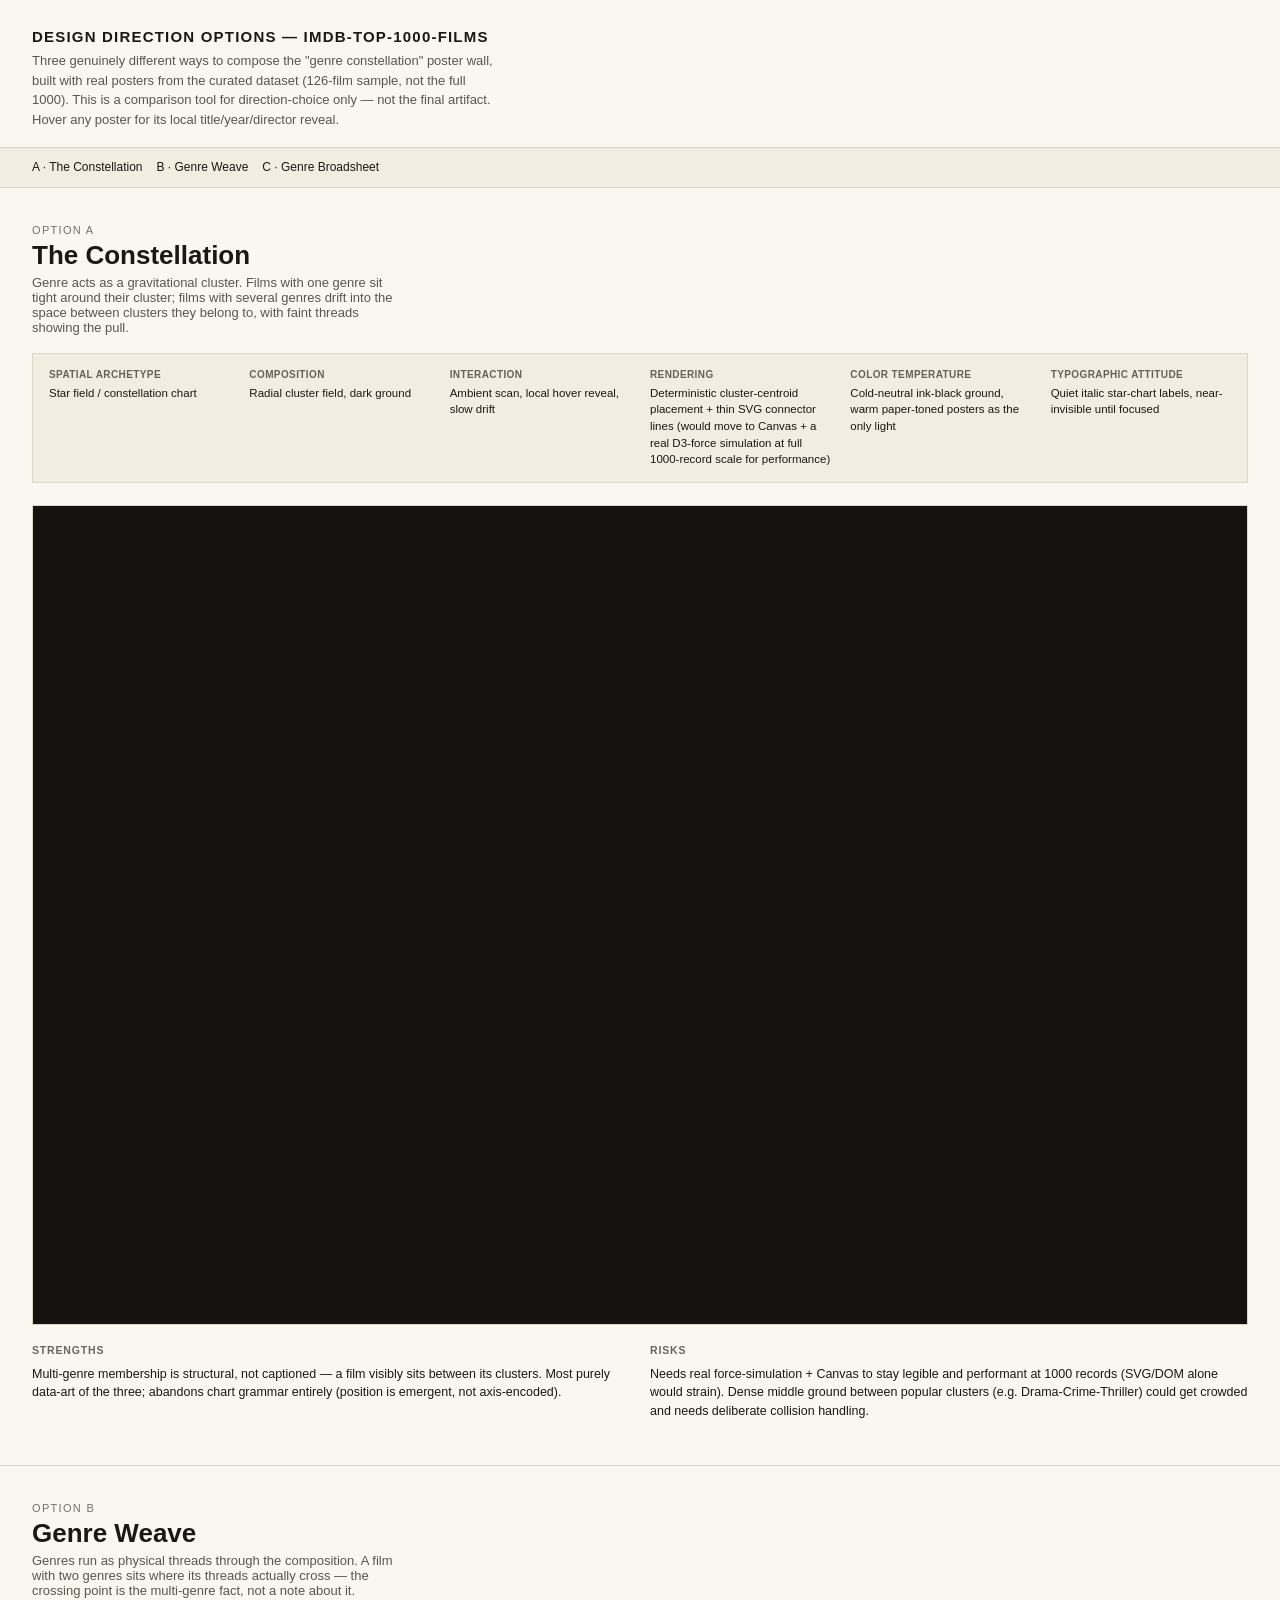
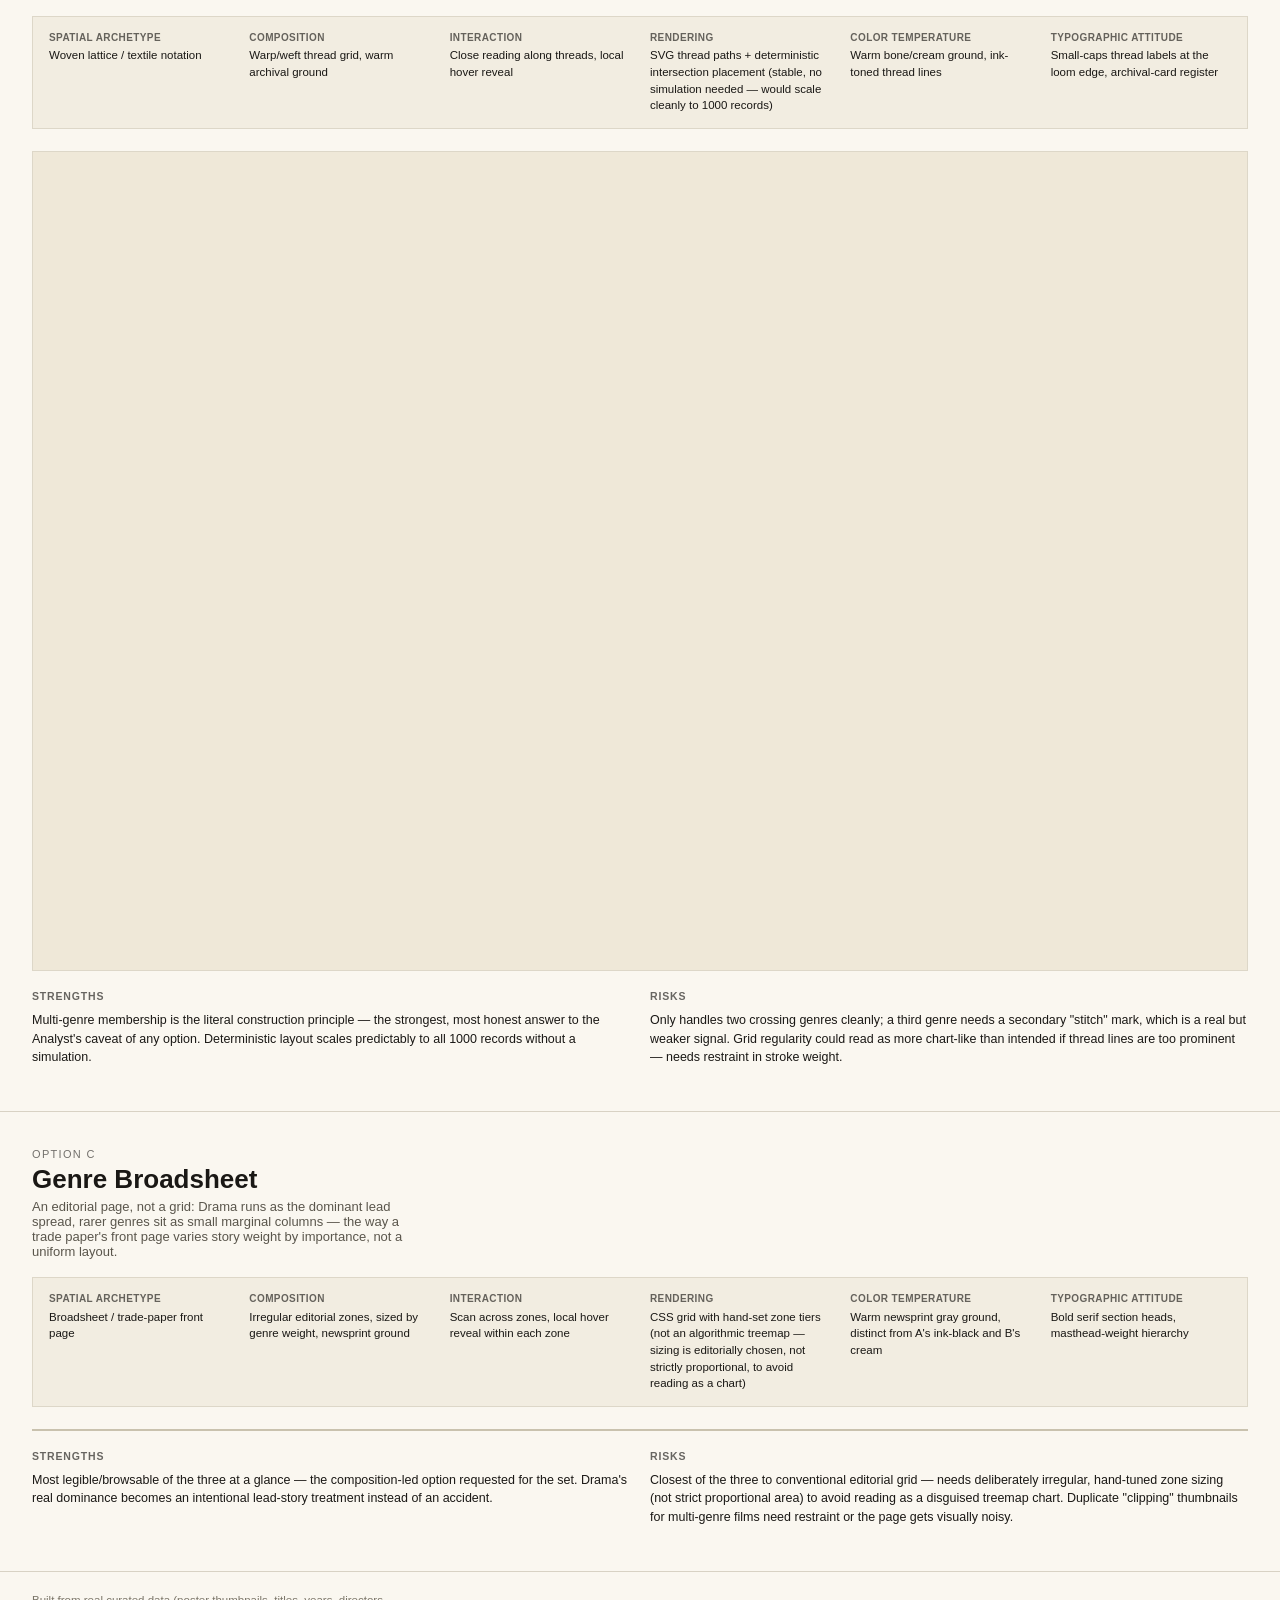
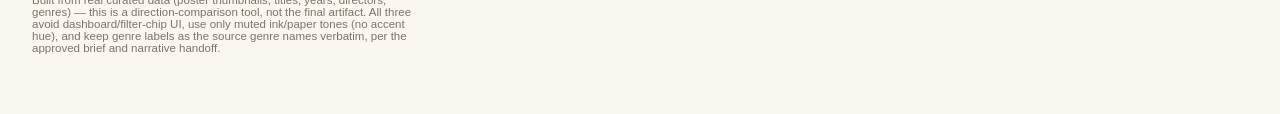
<file: options/options.template.html>
<!doctype html>
<html lang="en">
<head>
<meta charset="utf-8">
<meta name="viewport" content="width=device-width, initial-scale=1">
<title>imdb-top-1000-films — Design Direction Options</title>
<style>
  :root{
    --ink:#1a1815;
    --paper:#faf7f0;
  }
  *{box-sizing:border-box;}
  html,body{margin:0;padding:0;background:var(--paper);color:var(--ink);font-family:-apple-system,Segoe UI,Helvetica,Arial,sans-serif;}
  header.intro{padding:28px 32px 18px;border-bottom:1px solid #d8d2c4;}
  header.intro h1{font-size:15px;letter-spacing:.08em;text-transform:uppercase;margin:0 0 6px;font-weight:600;}
  header.intro p{margin:0;font-size:13px;color:#5a564c;max-width:64ch;line-height:1.5;}
  nav.jump{display:flex;gap:14px;padding:12px 32px;font-size:12px;border-bottom:1px solid #d8d2c4;background:#f2ede1;position:sticky;top:0;z-index:50;}
  nav.jump a{color:var(--ink);text-decoration:none;border-bottom:1px solid transparent;}
  nav.jump a:hover{border-bottom-color:var(--ink);}

  section.opt{padding:36px 32px 44px;border-bottom:1px solid #d8d2c4;}
  .opt-head{display:flex;justify-content:space-between;align-items:flex-end;flex-wrap:wrap;gap:16px;margin-bottom:18px;max-width:1400px;margin-left:auto;margin-right:auto;}
  .opt-head .eyebrow{font-size:11px;letter-spacing:.12em;text-transform:uppercase;opacity:.6;margin:0 0 4px;}
  .opt-head h2{margin:0;font-size:26px;font-weight:700;}
  .opt-head .tagline{font-size:13px;color:#5a564c;margin:4px 0 0;max-width:52ch;}
  .meta-grid{display:grid;grid-template-columns:repeat(auto-fit,minmax(160px,1fr));gap:10px 20px;font-size:11.5px;line-height:1.45;max-width:1400px;margin:0 auto 22px;padding:14px 16px;background:#f2ede1;border:1px solid #ddd7c8;}
  .meta-grid dt{font-weight:700;text-transform:uppercase;letter-spacing:.04em;font-size:10px;opacity:.65;margin:0 0 2px;}
  .meta-grid dd{margin:0;}

  .stage{position:relative;max-width:1400px;margin:0 auto;border:1px solid #ddd7c8;overflow:hidden;}
  .stage img{position:absolute;object-fit:cover;border-radius:2px;}
  .stage svg{position:absolute;top:0;left:0;width:100%;height:100%;pointer-events:none;}
  .poster{position:absolute;object-fit:cover;border-radius:2px;cursor:pointer;transition:transform .12s ease, box-shadow .12s ease, z-index 0s;}
  .poster:hover{transform:scale(2.4);z-index:200;box-shadow:0 8px 24px rgba(0,0,0,.35);}
  .film-label{position:absolute;font-size:10.5px;line-height:1.3;padding:3px 6px;pointer-events:none;white-space:nowrap;opacity:0;transition:opacity .1s;z-index:201;}
  .poster:hover + .film-label, .poster-wrap:hover .film-label{opacity:1;}

  /* Option A — The Constellation */
  #stage-a{height:820px;background:#15130f;}
  #stage-a .genre-tag{position:absolute;font:italic 11px Georgia,serif;color:#c9c2ae;letter-spacing:.03em;opacity:.55;transform:translate(-50%,-50%);pointer-events:none;}
  #stage-a .film-label{color:#f2ede1;background:rgba(10,9,7,.92);border:1px solid #3a352b;}

  /* Option B — Genre Weave */
  #stage-b{height:820px;background:#efe8d8;}
  #stage-b .thread-label{position:absolute;font:600 10px/1.2 Georgia,serif;letter-spacing:.05em;text-transform:uppercase;color:#6b6350;}
  #stage-b .film-label{color:#fbf8f0;background:rgba(26,24,19,.92);}

  /* Option C — Genre Broadsheet */
  #stage-c{background:#e7e1d2;padding:0;border:none;}
  .broadsheet-grid{background:#c9c2ae;padding:1px;}
  .zone{background:#e7e1d2;padding:8px;overflow:hidden;position:relative;}
  .zone.tier-large{width:100%;margin-bottom:1px;}
  .column-flow{columns:4 240px;column-gap:1px;}
  .zone.tier-medium,.zone.tier-small{break-inside:avoid;margin-bottom:1px;}
  .zone h3{font:800 13px/1.1 Georgia,'Times New Roman',serif;text-transform:uppercase;letter-spacing:.02em;margin:0 0 6px;padding-bottom:4px;border-bottom:2px solid var(--ink);}
  .zone .thumbs{display:flex;flex-wrap:wrap;gap:3px;}
  .zone .thumbs img{width:26px;height:38px;object-fit:cover;border-radius:1px;}
  .zone .thumbs img.dup{outline:1px dashed #6b6350;outline-offset:1px;opacity:.85;}
  #stage-c .film-label{color:#fbf8f0;background:rgba(26,24,19,.92);}

  .risk-strengths{max-width:1400px;margin:18px auto 0;display:grid;grid-template-columns:1fr 1fr;gap:20px;font-size:12.5px;line-height:1.5;}
  .risk-strengths h4{font-size:10.5px;text-transform:uppercase;letter-spacing:.08em;margin:0 0 6px;opacity:.65;}
  footer.note{padding:22px 32px 60px;font-size:11.5px;color:#7a7568;max-width:70ch;}
</style>
</head>
<body>

<header class="intro">
  <h1>Design Direction Options — imdb-top-1000-films</h1>
  <p>Three genuinely different ways to compose the "genre constellation" poster wall, built with real posters from the curated dataset (126-film sample, not the full 1000). This is a comparison tool for direction-choice only — not the final artifact. Hover any poster for its local title/year/director reveal.</p>
</header>
<nav class="jump">
  <a href="#option-a">A · The Constellation</a>
  <a href="#option-b">B · Genre Weave</a>
  <a href="#option-c">C · Genre Broadsheet</a>
</nav>

<section class="opt" id="option-a">
  <div class="opt-head">
    <div>
      <p class="eyebrow">Option A</p>
      <h2>The Constellation</h2>
      <p class="tagline">Genre acts as a gravitational cluster. Films with one genre sit tight around their cluster; films with several genres drift into the space between clusters they belong to, with faint threads showing the pull.</p>
    </div>
  </div>
  <dl class="meta-grid">
    <div><dt>Spatial archetype</dt><dd>Star field / constellation chart</dd></div>
    <div><dt>Composition</dt><dd>Radial cluster field, dark ground</dd></div>
    <div><dt>Interaction</dt><dd>Ambient scan, local hover reveal, slow drift</dd></div>
    <div><dt>Rendering</dt><dd>Deterministic cluster-centroid placement + thin SVG connector lines (would move to Canvas + a real D3-force simulation at full 1000-record scale for performance)</dd></div>
    <div><dt>Color temperature</dt><dd>Cold-neutral ink-black ground, warm paper-toned posters as the only light</dd></div>
    <div><dt>Typographic attitude</dt><dd>Quiet italic star-chart labels, near-invisible until focused</dd></div>
  </dl>
  <div class="stage" id="stage-a"></div>
  <div class="risk-strengths">
    <div><h4>Strengths</h4>Multi-genre membership is structural, not captioned — a film visibly sits between its clusters. Most purely data-art of the three; abandons chart grammar entirely (position is emergent, not axis-encoded).</div>
    <div><h4>Risks</h4>Needs real force-simulation + Canvas to stay legible and performant at 1000 records (SVG/DOM alone would strain). Dense middle ground between popular clusters (e.g. Drama-Crime-Thriller) could get crowded and needs deliberate collision handling.</div>
  </div>
</section>

<section class="opt" id="option-b">
  <div class="opt-head">
    <div>
      <p class="eyebrow">Option B</p>
      <h2>Genre Weave</h2>
      <p class="tagline">Genres run as physical threads through the composition. A film with two genres sits where its threads actually cross — the crossing point is the multi-genre fact, not a note about it.</p>
    </div>
  </div>
  <dl class="meta-grid">
    <div><dt>Spatial archetype</dt><dd>Woven lattice / textile notation</dd></div>
    <div><dt>Composition</dt><dd>Warp/weft thread grid, warm archival ground</dd></div>
    <div><dt>Interaction</dt><dd>Close reading along threads, local hover reveal</dd></div>
    <div><dt>Rendering</dt><dd>SVG thread paths + deterministic intersection placement (stable, no simulation needed — would scale cleanly to 1000 records)</dd></div>
    <div><dt>Color temperature</dt><dd>Warm bone/cream ground, ink-toned thread lines</dd></div>
    <div><dt>Typographic attitude</dt><dd>Small-caps thread labels at the loom edge, archival-card register</dd></div>
  </dl>
  <div class="stage" id="stage-b"></div>
  <div class="risk-strengths">
    <div><h4>Strengths</h4>Multi-genre membership is the literal construction principle — the strongest, most honest answer to the Analyst's caveat of any option. Deterministic layout scales predictably to all 1000 records without a simulation.</div>
    <div><h4>Risks</h4>Only handles two crossing genres cleanly; a third genre needs a secondary "stitch" mark, which is a real but weaker signal. Grid regularity could read as more chart-like than intended if thread lines are too prominent — needs restraint in stroke weight.</div>
  </div>
</section>

<section class="opt" id="option-c">
  <div class="opt-head">
    <div>
      <p class="eyebrow">Option C</p>
      <h2>Genre Broadsheet</h2>
      <p class="tagline">An editorial page, not a grid: Drama runs as the dominant lead spread, rarer genres sit as small marginal columns — the way a trade paper's front page varies story weight by importance, not a uniform layout.</p>
    </div>
  </div>
  <dl class="meta-grid">
    <div><dt>Spatial archetype</dt><dd>Broadsheet / trade-paper front page</dd></div>
    <div><dt>Composition</dt><dd>Irregular editorial zones, sized by genre weight, newsprint ground</dd></div>
    <div><dt>Interaction</dt><dd>Scan across zones, local hover reveal within each zone</dd></div>
    <div><dt>Rendering</dt><dd>CSS grid with hand-set zone tiers (not an algorithmic treemap — sizing is editorially chosen, not strictly proportional, to avoid reading as a chart)</dd></div>
    <div><dt>Color temperature</dt><dd>Warm newsprint gray ground, distinct from A's ink-black and B's cream</dd></div>
    <div><dt>Typographic attitude</dt><dd>Bold serif section heads, masthead-weight hierarchy</dd></div>
  </dl>
  <div class="stage" id="stage-c">
    <div class="broadsheet-grid" id="broadsheet-grid"></div>
  </div>
  <div class="risk-strengths">
    <div><h4>Strengths</h4>Most legible/browsable of the three at a glance — the composition-led option requested for the set. Drama's real dominance becomes an intentional lead-story treatment instead of an accident.</div>
    <div><h4>Risks</h4>Closest of the three to conventional editorial grid — needs deliberately irregular, hand-tuned zone sizing (not strict proportional area) to avoid reading as a disguised treemap chart. Duplicate "clipping" thumbnails for multi-genre films need restraint or the page gets visually noisy.</div>
  </div>
</section>

<footer class="note">
  Built from real curated data (poster thumbnails, titles, years, directors, genres) — this is a direction-comparison tool, not the final artifact. All three avoid dashboard/filter-chip UI, use only muted ink/paper tones (no accent hue), and keep genre labels as the source genre names verbatim, per the approved brief and narrative handoff.
</footer>

<script>
const SAMPLE = __SAMPLE_DATA__;
const GENRE_ORDER = __GENRE_ORDER__;

function seededRandom(seed){
  let h = 0;
  for (let i=0;i<seed.length;i++){ h = (h*31 + seed.charCodeAt(i)) | 0; }
  return function(){
    h = (h * 1664525 + 1013904223) | 0;
    return ((h >>> 0) / 4294967296);
  };
}

function mkImg(film, w, h){
  const img = document.createElement('img');
  img.src = film.poster_url_thumb;
  img.alt = film.title;
  img.loading = 'lazy';
  img.style.width = w + 'px';
  img.style.height = h + 'px';
  img.onerror = function(){
    // styled fallback, matching brief: title/year/director, no error text
    const card = document.createElement('div');
    card.style.width = w + 'px';
    card.style.height = h + 'px';
    card.style.display = 'flex';
    card.style.alignItems = 'center';
    card.style.justifyContent = 'center';
    card.style.textAlign = 'center';
    card.style.fontSize = '7px';
    card.style.lineHeight = '1.2';
    card.style.padding = '2px';
    card.style.background = '#3a352b';
    card.style.color = '#d8d2c0';
    card.style.borderRadius = '2px';
    card.textContent = film.title;
    img.replaceWith(card);
  };
  return img;
}

function attachLabel(wrap, film){
  wrap.addEventListener('mouseenter', () => {
    let lbl = wrap.querySelector('.film-label');
    if (!lbl){
      lbl = document.createElement('div');
      lbl.className = 'film-label';
      lbl.textContent = film.title + ' · ' + film.year + ' · ' + film.director;
      wrap.appendChild(lbl);
    }
    lbl.style.opacity = '1';
    lbl.style.left = '0';
    lbl.style.top = '105%';
  });
  wrap.addEventListener('mouseleave', () => {
    const lbl = wrap.querySelector('.film-label');
    if (lbl) lbl.style.opacity = '0';
  });
}

/* ---------- Option A: Constellation ---------- */
function buildConstellation(){
  const stage = document.getElementById('stage-a');
  const W = stage.clientWidth, H = stage.clientHeight;
  const cx = W/2, cy = H/2, R = Math.min(W,H)*0.40;
  const centers = {};
  GENRE_ORDER.forEach((g,i) => {
    const a = (i / GENRE_ORDER.length) * Math.PI * 2 - Math.PI/2;
    centers[g] = { x: cx + Math.cos(a)*R, y: cy + Math.sin(a)*R };
  });
  const svg = document.createElementNS('http://www.w3.org/2000/svg','svg');
  stage.appendChild(svg);

  GENRE_ORDER.forEach(g => {
    const tag = document.createElement('div');
    tag.className = 'genre-tag';
    tag.textContent = g;
    tag.style.left = centers[g].x + 'px';
    tag.style.top = centers[g].y + 'px';
    stage.appendChild(tag);
  });

  SAMPLE.forEach(film => {
    const rnd = seededRandom(film.id);
    const pts = film.genres.filter(g => centers[g]).map(g => centers[g]);
    if (!pts.length) return;
    const mx = pts.reduce((s,p)=>s+p.x,0)/pts.length;
    const my = pts.reduce((s,p)=>s+p.y,0)/pts.length;
    const jx = (rnd()-0.5) * 46;
    const jy = (rnd()-0.5) * 46;
    const x = mx + jx, y = my + jy;

    if (pts.length > 1){
      pts.forEach(p => {
        const line = document.createElementNS('http://www.w3.org/2000/svg','line');
        line.setAttribute('x1', x); line.setAttribute('y1', y);
        line.setAttribute('x2', p.x); line.setAttribute('y2', p.y);
        line.setAttribute('stroke', '#5a5443');
        line.setAttribute('stroke-width', '0.5');
        line.setAttribute('opacity', '0.35');
        svg.appendChild(line);
      });
    }

    const wrap = document.createElement('div');
    wrap.className = 'poster-wrap';
    wrap.style.position = 'absolute';
    wrap.style.left = x + 'px';
    wrap.style.top = y + 'px';
    const img = mkImg(film, 22, 32);
    img.className = 'poster';
    img.style.left = '0'; img.style.top = '0'; img.style.position='absolute';
    wrap.appendChild(img);
    attachLabel(wrap, film);
    stage.appendChild(wrap);
  });
}

/* ---------- Option B: Genre Weave ---------- */
function buildWeave(){
  const stage = document.getElementById('stage-b');
  const W = stage.clientWidth, H = stage.clientHeight;
  const warpGenres = GENRE_ORDER.slice(0,11);
  const weftGenres = GENRE_ORDER.slice(11);
  const marginX = 70, marginY = 50;
  const warpX = {}, weftY = {};
  warpGenres.forEach((g,i) => { warpX[g] = marginX + (i/(warpGenres.length-1)) * (W - marginX*2); });
  weftGenres.forEach((g,i) => { weftY[g] = marginY + (i/(weftGenres.length-1)) * (H - marginY*2); });

  const svg = document.createElementNS('http://www.w3.org/2000/svg','svg');
  stage.appendChild(svg);
  warpGenres.forEach(g => {
    const l = document.createElementNS('http://www.w3.org/2000/svg','line');
    l.setAttribute('x1', warpX[g]); l.setAttribute('y1', 20);
    l.setAttribute('x2', warpX[g]); l.setAttribute('y2', H-20);
    l.setAttribute('stroke', '#c9c2ae'); l.setAttribute('stroke-width', '1');
    svg.appendChild(l);
    const lbl = document.createElement('div');
    lbl.className = 'thread-label';
    lbl.textContent = g;
    lbl.style.left = (warpX[g]-8) + 'px';
    lbl.style.top = '6px';
    lbl.style.writingMode = 'vertical-rl';
    stage.appendChild(lbl);
  });
  weftGenres.forEach(g => {
    const l = document.createElementNS('http://www.w3.org/2000/svg','line');
    l.setAttribute('x1', 20); l.setAttribute('y1', weftY[g]);
    l.setAttribute('x2', W-20); l.setAttribute('y2', weftY[g]);
    l.setAttribute('stroke', '#c9c2ae'); l.setAttribute('stroke-width', '1');
    svg.appendChild(l);
    const lbl = document.createElement('div');
    lbl.className = 'thread-label';
    lbl.textContent = g;
    lbl.style.left = '4px';
    lbl.style.top = (weftY[g]-6) + 'px';
    stage.appendChild(lbl);
  });

  const occupied = {};
  SAMPLE.forEach(film => {
    const rnd = seededRandom(film.id + 'w');
    const wG = film.genres.find(g => warpX[g] !== undefined);
    const fG = film.genres.find(g => weftY[g] !== undefined);
    let x, y;
    if (wG && fG){
      const key = wG+'|'+fG;
      const n = occupied[key] = (occupied[key]||0) + 1;
      const spread = (n-1) * 16;
      const ang = (n-1) * 2.4;
      x = warpX[wG] + Math.cos(ang) * spread * 0.5;
      y = weftY[fG] + Math.sin(ang) * spread * 0.5;
    } else if (wG){
      x = warpX[wG] + (rnd()-0.5)*14;
      y = marginY + rnd() * (H - marginY*2);
    } else if (fG){
      x = marginX + rnd() * (W - marginX*2);
      y = weftY[fG] + (rnd()-0.5)*14;
    } else {
      x = marginX + rnd()*(W-marginX*2);
      y = marginY + rnd()*(H-marginY*2);
    }

    const thirdGenre = film.genres.find(g => g !== wG && g !== fG && (warpX[g]!==undefined || weftY[g]!==undefined));
    if (thirdGenre){
      const tx = warpX[thirdGenre] !== undefined ? warpX[thirdGenre] : x;
      const ty = weftY[thirdGenre] !== undefined ? weftY[thirdGenre] : y;
      const stitch = document.createElementNS('http://www.w3.org/2000/svg','line');
      stitch.setAttribute('x1', x); stitch.setAttribute('y1', y);
      stitch.setAttribute('x2', tx); stitch.setAttribute('y2', ty);
      stitch.setAttribute('stroke', '#8a836d');
      stitch.setAttribute('stroke-width', '0.5');
      stitch.setAttribute('stroke-dasharray', '2,3');
      stitch.setAttribute('opacity', '0.5');
      svg.appendChild(stitch);
    }

    const wrap = document.createElement('div');
    wrap.className = 'poster-wrap';
    wrap.style.position = 'absolute';
    wrap.style.left = x + 'px';
    wrap.style.top = y + 'px';
    const img = mkImg(film, 20, 29);
    img.className = 'poster';
    img.style.left='0'; img.style.top='0'; img.style.position='absolute';
    wrap.appendChild(img);
    attachLabel(wrap, film);
    stage.appendChild(wrap);
  });
}

/* ---------- Option C: Genre Broadsheet ---------- */
function buildBroadsheet(){
  const grid = document.getElementById('broadsheet-grid');
  const tiers = {
    Drama: 'large',
    Comedy: 'medium', Crime: 'medium', Adventure: 'medium', Action: 'medium',
  };
  GENRE_ORDER.forEach(g => { if (!tiers[g]) tiers[g] = 'small'; });

  const zoneFilms = {};
  GENRE_ORDER.forEach(g => zoneFilms[g] = []);
  const dupSeen = {};

  SAMPLE.forEach(film => {
    let primary = tiers[film.primary_genre] ? film.primary_genre : film.genres.find(g => tiers[g]);
    if (!primary) return;
    zoneFilms[primary].push({film, dup:false});
    const secondary = film.genres.find(g => g !== primary && tiers[g]);
    if (secondary && !dupSeen[film.id]){
      zoneFilms[secondary].push({film, dup:true});
      dupSeen[film.id] = true;
    }
  });

  const colFlow = document.createElement('div');
  colFlow.className = 'column-flow';

  GENRE_ORDER.forEach(g => {
    if (!zoneFilms[g].length) return;
    const zone = document.createElement('div');
    zone.className = 'zone tier-' + tiers[g];
    const h3 = document.createElement('h3');
    h3.textContent = g;
    zone.appendChild(h3);
    const thumbs = document.createElement('div');
    thumbs.className = 'thumbs';
    const thumbSize = tiers[g] === 'large' ? [34, 49] : [24, 35];
    zoneFilms[g].forEach(({film, dup}) => {
      const wrap = document.createElement('span');
      wrap.className = 'poster-wrap';
      wrap.style.position = 'relative';
      wrap.style.display = 'inline-block';
      const img = mkImg(film, thumbSize[0], thumbSize[1]);
      if (dup) img.classList.add('dup');
      wrap.appendChild(img);
      attachLabel(wrap, film);
      thumbs.appendChild(wrap);
    });
    zone.appendChild(thumbs);
    if (tiers[g] === 'large') grid.appendChild(zone);
    else colFlow.appendChild(zone);
  });

  grid.appendChild(colFlow);
}

buildConstellation();
buildWeave();
buildBroadsheet();
</script>
</body>
</html>
</file>
